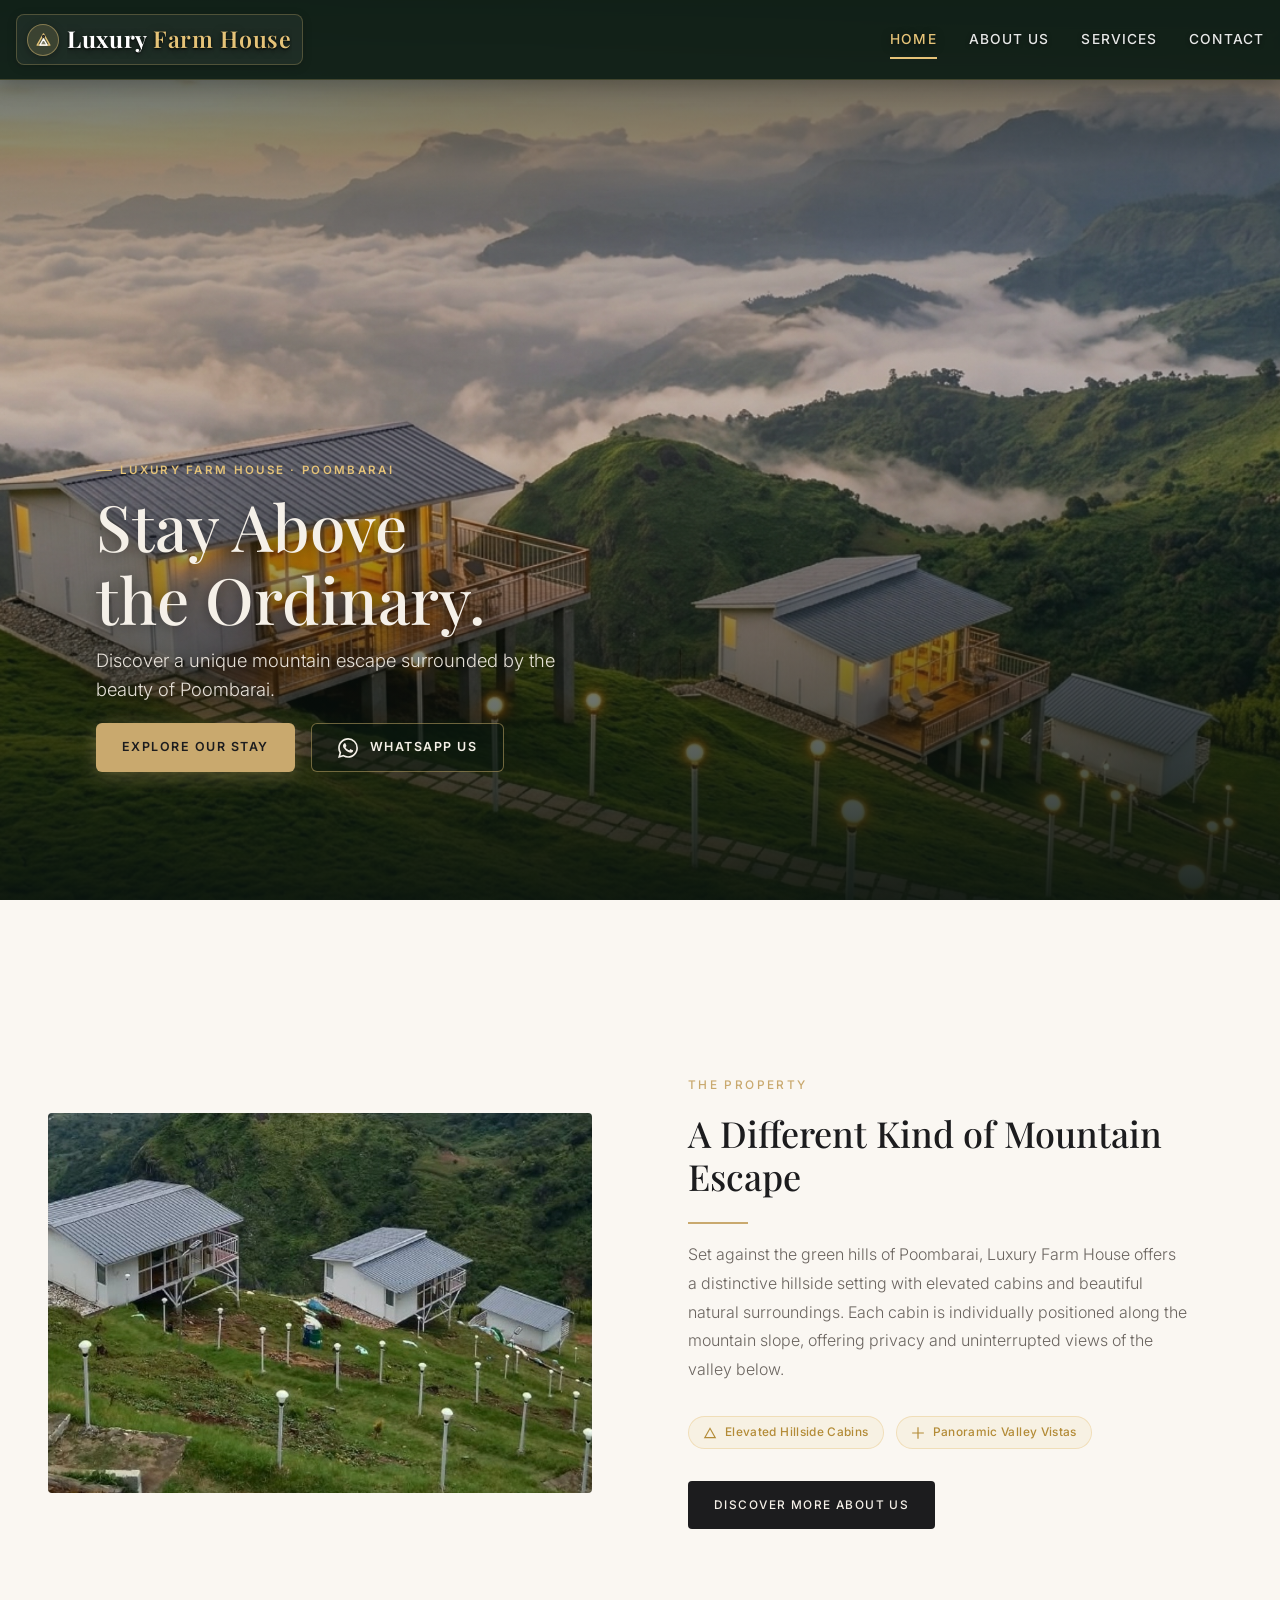
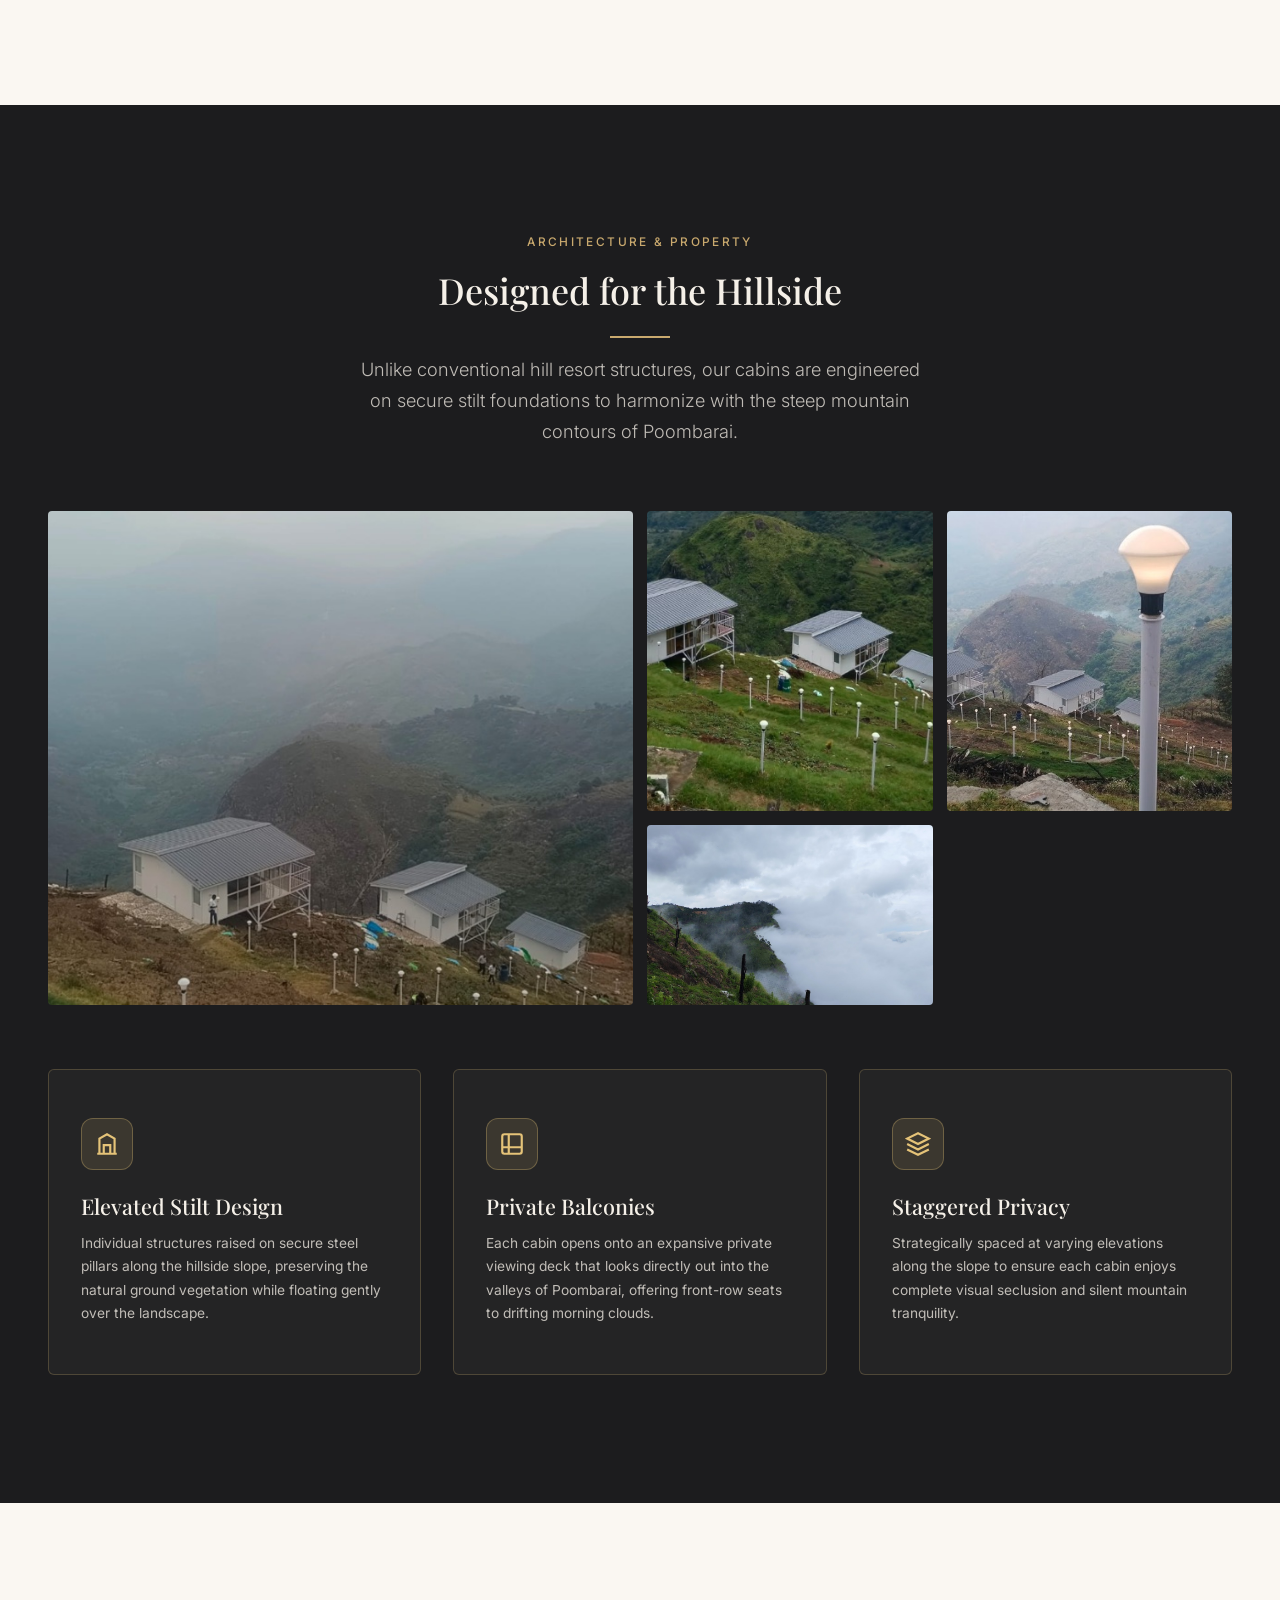
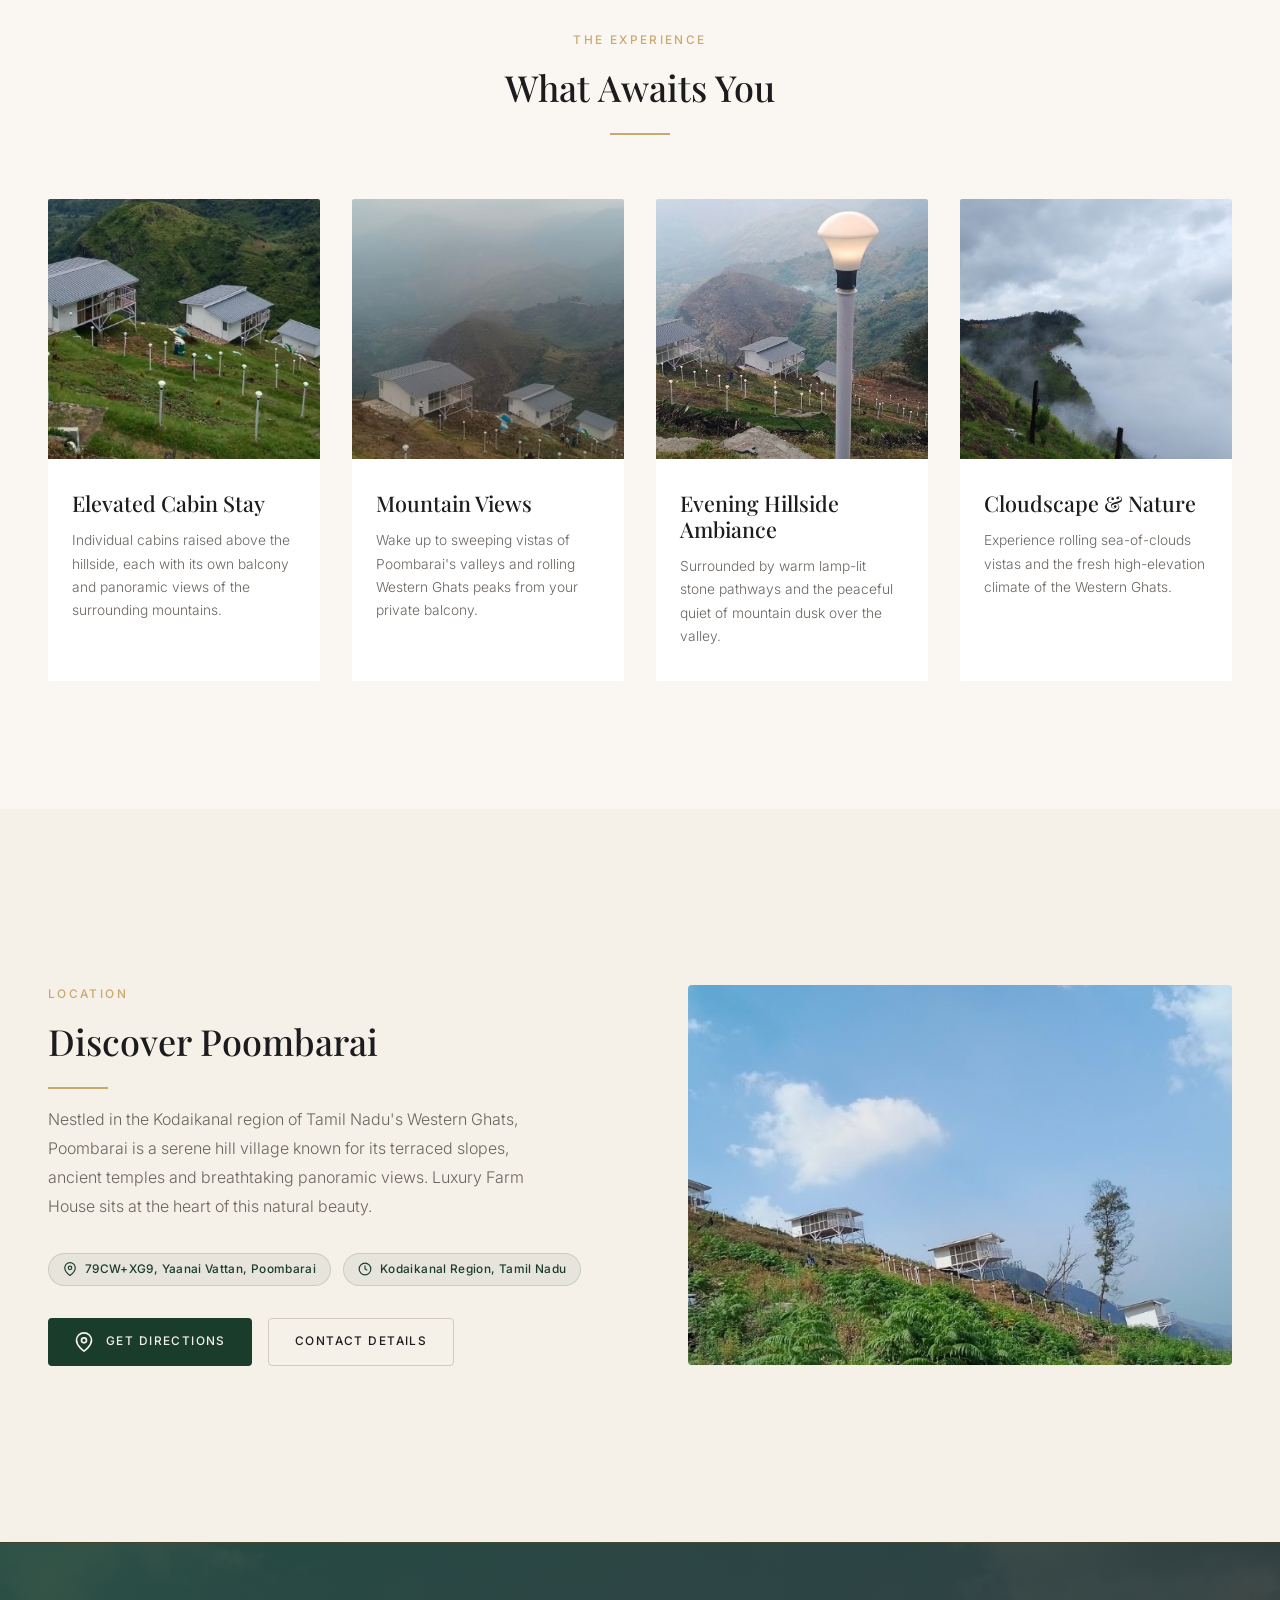
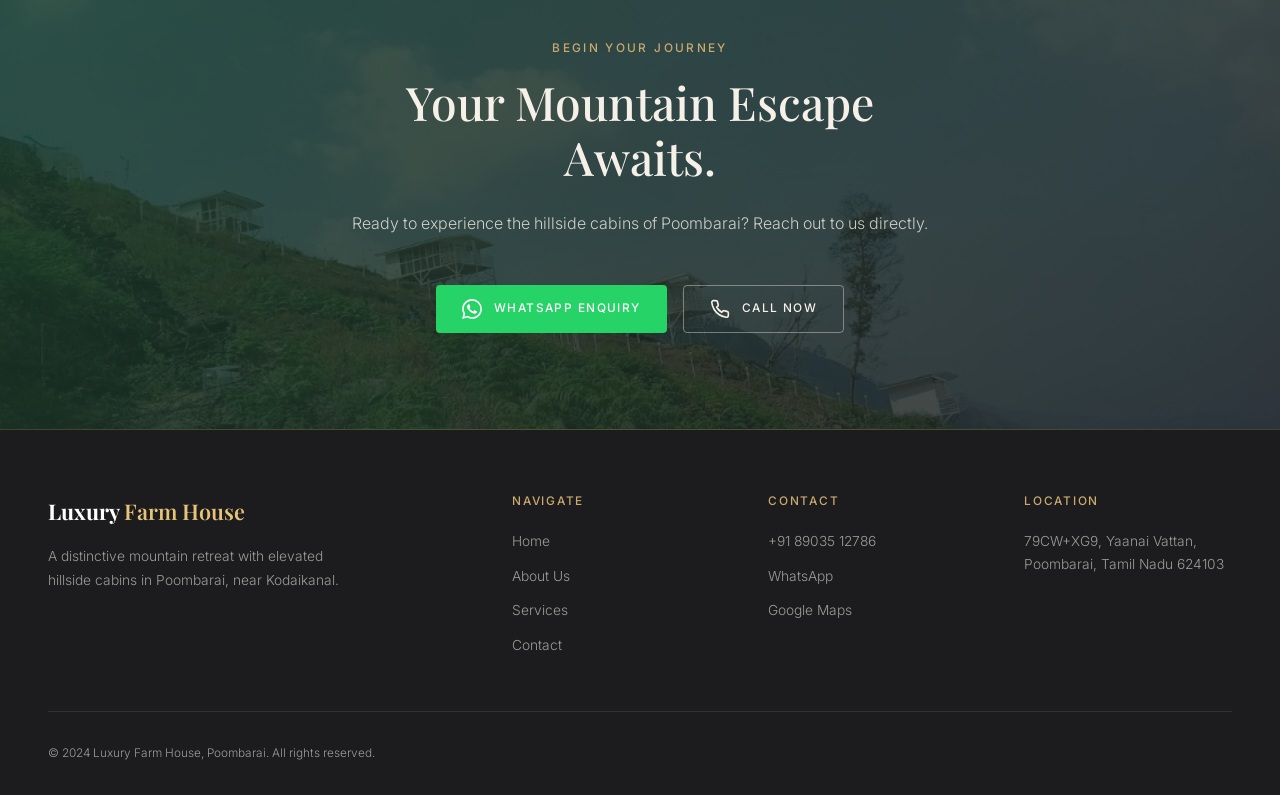
<file: index.html>
<!DOCTYPE html>
<html lang="en">
<head>
  <meta charset="UTF-8">
  <meta name="viewport" content="width=device-width, initial-scale=1.0">
  <title>Luxury Farm House — Elevated Mountain Cabins in Poombarai, Kodaikanal</title>
  <meta name="description" content="Experience a unique mountain escape at Luxury Farm House, Poombarai. Individual elevated cabins on a green hillside with panoramic valley views near Kodaikanal, Tamil Nadu.">
  <meta name="keywords" content="Luxury Farm House, Poombarai, Kodaikanal, mountain cabin, elevated cabin, hillside resort, Tamil Nadu, Western Ghats">
  <meta property="og:title" content="Luxury Farm House — Elevated Mountain Cabins in Poombarai">
  <meta property="og:description" content="Discover a distinctive mountain escape surrounded by the beauty of Poombarai. Elevated cabins with panoramic valley views.">
  <meta property="og:type" content="website">
  <link rel="stylesheet" href="styles.css">
  <link rel="icon" type="image/svg+xml" href="data:image/svg+xml,<svg xmlns='http://www.w3.org/2000/svg' viewBox='0 0 100 100'><text y='.9em' font-size='90'>🏔️</text></svg>">
</head>
<body>

  <!-- ========== HEADER ========== -->
  <header class="header" id="header">
    <a href="index.html" class="header__brand" aria-label="Luxury Farm House — Mountain Cabins in Poombarai">
      <span class="header__emblem" aria-hidden="true">
        <svg viewBox="0 0 24 24" fill="none" stroke="currentColor" stroke-width="1.8">
          <path d="M3 20L12 4L21 20H3Z" stroke="#E5C378" fill="rgba(229, 195, 120, 0.18)" stroke-linejoin="round"/>
          <path d="M12 11L7 20H17L12 11Z" stroke="#FFFFFF" fill="rgba(255, 255, 255, 0.22)" stroke-linejoin="round"/>
          <circle cx="12" cy="7.5" r="1.3" fill="#E5C378"/>
        </svg>
      </span>
      <span class="header__wordmark">Luxury <span>Farm House</span></span>
    </a>

    <nav class="nav__links" id="nav-desktop" aria-label="Main navigation">
      <a href="index.html" class="nav__link nav__link--active">Home</a>
      <a href="about.html" class="nav__link">About Us</a>
      <a href="services.html" class="nav__link">Services</a>
      <a href="contact.html" class="nav__link">Contact</a>
    </nav>

    <button class="hamburger" id="hamburger" aria-label="Toggle menu" aria-expanded="false">
      <span class="hamburger__line"></span>
      <span class="hamburger__line"></span>
      <span class="hamburger__line"></span>
    </button>
  </header>

  <!-- Mobile Nav -->
  <nav class="nav-mobile" id="nav-mobile" aria-label="Mobile navigation">
    <a href="index.html" class="nav-mobile__link nav-mobile__link--active">Home</a>
    <a href="about.html" class="nav-mobile__link">About Us</a>
    <a href="services.html" class="nav-mobile__link">Services</a>
    <a href="contact.html" class="nav-mobile__link">Contact</a>
    <div class="nav-mobile__contact">
      <a href="tel:+918903512786" class="btn btn--outline" style="font-size: 0.75rem; padding: 10px 20px;">
        <svg class="btn-icon" viewBox="0 0 24 24" fill="none" stroke="currentColor" stroke-width="2"><path d="M22 16.92v3a2 2 0 0 1-2.18 2 19.79 19.79 0 0 1-8.63-3.07 19.5 19.5 0 0 1-6-6 19.79 19.79 0 0 1-3.07-8.67A2 2 0 0 1 4.11 2h3a2 2 0 0 1 2 1.72 12.84 12.84 0 0 0 .7 2.81 2 2 0 0 1-.45 2.11L8.09 9.91a16 16 0 0 0 6 6l1.27-1.27a2 2 0 0 1 2.11-.45 12.84 12.84 0 0 0 2.81.7A2 2 0 0 1 22 16.92z"/></svg>
        Call
      </a>
      <a href="https://wa.me/918903512786?text=Hello%20Luxury%20Farm%20House%2C%20I%20would%20like%20to%20know%20more%20about%20your%20property%20and%20stay%20availability." class="btn btn--whatsapp" style="font-size: 0.75rem; padding: 10px 20px;" target="_blank" rel="noopener">
        <svg class="btn-icon" viewBox="0 0 24 24" fill="currentColor"><path d="M17.472 14.382c-.297-.149-1.758-.867-2.03-.967-.273-.099-.471-.148-.67.15-.197.297-.767.966-.94 1.164-.173.199-.347.223-.644.075-.297-.15-1.255-.463-2.39-1.475-.883-.788-1.48-1.761-1.653-2.059-.173-.297-.018-.458.13-.606.134-.133.298-.347.446-.52.149-.174.198-.298.298-.497.099-.198.05-.371-.025-.52-.075-.149-.669-1.612-.916-2.207-.242-.579-.487-.5-.669-.51-.173-.008-.371-.01-.57-.01-.198 0-.52.074-.792.372-.272.297-1.04 1.016-1.04 2.479 0 1.462 1.065 2.875 1.213 3.074.149.198 2.096 3.2 5.077 4.487.709.306 1.262.489 1.694.625.712.227 1.36.195 1.871.118.571-.085 1.758-.719 2.006-1.413.248-.694.248-1.289.173-1.413-.074-.124-.272-.198-.57-.347m-5.421 7.403h-.004a9.87 9.87 0 01-5.031-1.378l-.361-.214-3.741.982.998-3.648-.235-.374a9.86 9.86 0 01-1.51-5.26c.001-5.45 4.436-9.884 9.888-9.884 2.64 0 5.122 1.03 6.988 2.898a9.825 9.825 0 012.893 6.994c-.003 5.45-4.437 9.884-9.885 9.884m8.413-18.297A11.815 11.815 0 0012.05 0C5.495 0 .16 5.335.157 11.892c0 2.096.547 4.142 1.588 5.945L.057 24l6.305-1.654a11.882 11.882 0 005.683 1.448h.005c6.554 0 11.89-5.335 11.893-11.893a11.821 11.821 0 00-3.48-8.413z"/></svg>
        WhatsApp
      </a>
    </div>
  </nav>

  <!-- ========== HERO ========== -->
  <section class="hero" id="hero-home">
    <picture class="hero__picture">
      <source media="(max-width: 768px)" srcset="hero-mobile.jpg">
      <img src="hero-luxury-desktop.jpg" alt="Luxury Farm House elevated mountain cabins overlooking misty valley in Poombarai, Kodaikanal" class="hero__image" loading="eager">
    </picture>
    <div class="hero__overlay"></div>
    <div class="hero__content">
      <p class="hero__label">Luxury Farm House · Poombarai</p>
      <h1 class="hero__title">Stay Above<br class="hero__br-desktop"> the Ordinary.</h1>
      <p class="hero__subtitle">Discover a unique mountain escape surrounded by the beauty of Poombarai.</p>
      <div class="hero__actions">
        <a href="services.html" class="btn btn--primary" id="btn-explore-services">
          Explore Our Stay
        </a>
        <a href="https://wa.me/918903512786?text=Hello%20Luxury%20Farm%20House%2C%20I%20would%20like%20to%20know%20more%20about%20your%20property%20and%20stay%20availability." class="btn btn--outline" id="btn-hero-whatsapp" target="_blank" rel="noopener">
          <svg class="btn-icon" viewBox="0 0 24 24" fill="currentColor"><path d="M17.472 14.382c-.297-.149-1.758-.867-2.03-.967-.273-.099-.471-.148-.67.15-.197.297-.767.966-.94 1.164-.173.199-.347.223-.644.075-.297-.15-1.255-.463-2.39-1.475-.883-.788-1.48-1.761-1.653-2.059-.173-.297-.018-.458.13-.606.134-.133.298-.347.446-.52.149-.174.198-.298.298-.497.099-.198.05-.371-.025-.52-.075-.149-.669-1.612-.916-2.207-.242-.579-.487-.5-.669-.51-.173-.008-.371-.01-.57-.01-.198 0-.52.074-.792.372-.272.297-1.04 1.016-1.04 2.479 0 1.462 1.065 2.875 1.213 3.074.149.198 2.096 3.2 5.077 4.487.709.306 1.262.489 1.694.625.712.227 1.36.195 1.871.118.571-.085 1.758-.719 2.006-1.413.248-.694.248-1.289.173-1.413-.074-.124-.272-.198-.57-.347m-5.421 7.403h-.004a9.87 9.87 0 01-5.031-1.378l-.361-.214-3.741.982.998-3.648-.235-.374a9.86 9.86 0 01-1.51-5.26c.001-5.45 4.436-9.884 9.888-9.884 2.64 0 5.122 1.03 6.988 2.898a9.825 9.825 0 012.893 6.994c-.003 5.45-4.437 9.884-9.885 9.884m8.413-18.297A11.815 11.815 0 0012.05 0C5.495 0 .16 5.335.157 11.892c0 2.096.547 4.142 1.588 5.945L.057 24l6.305-1.654a11.882 11.882 0 005.683 1.448h.005c6.554 0 11.89-5.335 11.893-11.893a11.821 11.821 0 00-3.48-8.413z"/></svg>
          WhatsApp Us
        </a>
      </div>
    </div>
  </section>

  <!-- ========== PROPERTY INTRODUCTION — Split ========== -->
  <section class="section" id="property-intro">
    <div class="container">
      <div class="split reveal">
        <div class="split__image">
          <img src="cabins-green-hillside.jpg" alt="Elevated stilt cabins nestled along the green hillside at Luxury Farm House, Poombarai" loading="lazy">
        </div>
        <div class="split__content">
          <p class="label split__label">The Property</p>
          <h2 class="split__title">A Different Kind of Mountain Escape</h2>
          <div class="divider"></div>
          <p class="split__text">
            Set against the green hills of Poombarai, Luxury Farm House offers a distinctive hillside setting with elevated cabins and beautiful natural surroundings. Each cabin is individually positioned along the mountain slope, offering privacy and uninterrupted views of the valley below.
          </p>
          <div class="pill-group" style="justify-content: flex-start; margin-bottom: var(--space-xl);">
            <span class="pill pill--gold">
              <svg viewBox="0 0 24 24" fill="none" stroke="currentColor" stroke-width="2"><path d="M3 20L12 4L21 20H3Z"/></svg>
              Elevated Hillside Cabins
            </span>
            <span class="pill pill--gold">
              <svg viewBox="0 0 24 24" fill="none" stroke="currentColor" stroke-width="2"><path d="M12 2v20M2 12h20"/></svg>
              Panoramic Valley Vistas
            </span>
          </div>
          <a href="about.html" class="btn btn--dark" id="btn-learn-more">Discover More About Us</a>
        </div>
      </div>
    </div>
  </section>

  <!-- ========== ARCHITECTURE SHOWCASE & GALLERY ========== -->
  <section class="section section--dark" id="architecture">
    <div class="container">
      <div class="text-center reveal" style="margin-bottom: var(--space-3xl);">
        <p class="label" style="margin-bottom: var(--space-md);">Architecture & Property</p>
        <h2 class="heading-3">Designed for the Hillside</h2>
        <div class="divider divider--center" style="margin-top: var(--space-lg); margin-bottom: var(--space-md);"></div>
        <p class="subtitle mx-auto" style="color: rgba(245, 240, 232, 0.75); text-align: center;">
          Unlike conventional hill resort structures, our cabins are engineered on secure stilt foundations to harmonize with the steep mountain contours of Poombarai.
        </p>
      </div>

      <!-- Real Resort Gallery -->
      <div class="gallery reveal" style="margin-bottom: var(--space-3xl);">
        <div class="gallery__item">
          <img src="hero-misty-valley.jpg" alt="Panoramic view of hillside elevated cabins in misty mountain valley" loading="lazy">
        </div>
        <div class="gallery__item">
          <img src="cabins-green-hillside.jpg" alt="Elevated hillside cabins surrounded by lush green slopes and pathway lamps" loading="lazy">
        </div>
        <div class="gallery__item">
          <img src="original-cabins-lamps.jpg" alt="Illuminated stone pathways and hillside cabins at dusk" loading="lazy">
        </div>
        <div class="gallery__item">
          <img src="original-mountain-mist-clean.jpg" alt="Poombarai rolling cloud cover over Western Ghats peak" loading="lazy">
        </div>
      </div>

      <div class="arch-grid reveal">
        <div class="arch-card">
          <div class="arch-card__icon">
            <svg viewBox="0 0 24 24" fill="none" stroke="currentColor" stroke-width="2">
              <path d="M3 21h18M5 21V7l7-4 7 4v14M9 21v-8h6v8"/>
            </svg>
          </div>
          <h3 class="arch-card__title">Elevated Stilt Design</h3>
          <p class="arch-card__text">
            Individual structures raised on secure steel pillars along the hillside slope, preserving the natural ground vegetation while floating gently over the landscape.
          </p>
        </div>

        <div class="arch-card">
          <div class="arch-card__icon">
            <svg viewBox="0 0 24 24" fill="none" stroke="currentColor" stroke-width="2">
              <rect x="3" y="3" width="18" height="18" rx="2"/><path d="M3 15h18M9 3v18"/>
            </svg>
          </div>
          <h3 class="arch-card__title">Private Balconies</h3>
          <p class="arch-card__text">
            Each cabin opens onto an expansive private viewing deck that looks directly out into the valleys of Poombarai, offering front-row seats to drifting morning clouds.
          </p>
        </div>

        <div class="arch-card">
          <div class="arch-card__icon">
            <svg viewBox="0 0 24 24" fill="none" stroke="currentColor" stroke-width="2">
              <path d="M12 2L2 7l10 5 10-5-10-5zM2 17l10 5 10-5M2 12l10 5 10-5"/>
            </svg>
          </div>
          <h3 class="arch-card__title">Staggered Privacy</h3>
          <p class="arch-card__text">
            Strategically spaced at varying elevations along the slope to ensure each cabin enjoys complete visual seclusion and silent mountain tranquility.
          </p>
        </div>
      </div>
    </div>
  </section>

  <!-- ========== EXPERIENCE HIGHLIGHTS ========== -->
  <section class="section" id="experience">
    <div class="container">
      <div class="text-center reveal" style="margin-bottom: var(--space-3xl);">
        <p class="label" style="margin-bottom: var(--space-md);">The Experience</p>
        <h2 class="heading-3">What Awaits You</h2>
        <div class="divider divider--center" style="margin-top: var(--space-lg);"></div>
      </div>

      <div class="card-grid card-grid--4">
        <!-- Card 1 -->
        <div class="card reveal reveal-delay-1">
          <div class="card__image">
            <img src="cabins-green-hillside.jpg" alt="Elevated cabin stay on green hillside at Luxury Farm House" loading="lazy">
          </div>
          <div class="card__content">
            <h3 class="card__title">Elevated Cabin Stay</h3>
            <p class="card__text">Individual cabins raised above the hillside, each with its own balcony and panoramic views of the surrounding mountains.</p>
          </div>
        </div>

        <!-- Card 2 -->
        <div class="card reveal reveal-delay-2">
          <div class="card__image">
            <img src="hero-misty-valley.jpg" alt="Misty mountain valley views from Luxury Farm House" loading="lazy">
          </div>
          <div class="card__content">
            <h3 class="card__title">Mountain Views</h3>
            <p class="card__text">Wake up to sweeping vistas of Poombarai's valleys and rolling Western Ghats peaks from your private balcony.</p>
          </div>
        </div>

        <!-- Card 3 -->
        <div class="card reveal reveal-delay-3">
          <div class="card__image">
            <img src="original-cabins-lamps.jpg" alt="Evening atmosphere and path lights at Luxury Farm House" loading="lazy">
          </div>
          <div class="card__content">
            <h3 class="card__title">Evening Hillside Ambiance</h3>
            <p class="card__text">Surrounded by warm lamp-lit stone pathways and the peaceful quiet of mountain dusk over the valley.</p>
          </div>
        </div>

        <!-- Card 4 -->
        <div class="card reveal reveal-delay-4">
          <div class="card__image">
            <img src="original-mountain-mist-clean.jpg" alt="Poombarai rolling cloudscape" loading="lazy">
          </div>
          <div class="card__content">
            <h3 class="card__title">Cloudscape & Nature</h3>
            <p class="card__text">Experience rolling sea-of-clouds vistas and the fresh high-elevation climate of the Western Ghats.</p>
          </div>
        </div>
      </div>
    </div>
  </section>

  <!-- ========== LOCATION — DISCOVER POOMBARAI ========== -->
  <section class="section section--ivory" id="location">
    <div class="container">
      <div class="split split--reverse reveal">
        <div class="split__image">
          <img src="original-cabins-panoramic.jpg" alt="Hillside location of Luxury Farm House in Poombarai" loading="lazy">
        </div>
        <div class="split__content">
          <p class="label split__label">Location</p>
          <h2 class="split__title">Discover Poombarai</h2>
          <div class="divider"></div>
          <p class="split__text">
            Nestled in the Kodaikanal region of Tamil Nadu's Western Ghats, Poombarai is a serene hill village known for its terraced slopes, ancient temples and breathtaking panoramic views. Luxury Farm House sits at the heart of this natural beauty.
          </p>
          <div class="pill-group" style="justify-content: flex-start; margin-bottom: var(--space-xl);">
            <span class="pill">
              <svg viewBox="0 0 24 24" fill="none" stroke="currentColor" stroke-width="2"><path d="M21 10c0 7-9 13-9 13s-9-6-9-13a9 9 0 0 1 18 0z"/><circle cx="12" cy="10" r="3"/></svg>
              79CW+XG9, Yaanai Vattan, Poombarai
            </span>
            <span class="pill">
              <svg viewBox="0 0 24 24" fill="none" stroke="currentColor" stroke-width="2"><circle cx="12" cy="12" r="10"/><polyline points="12 6 12 12 16 14"/></svg>
              Kodaikanal Region, Tamil Nadu
            </span>
          </div>
          <div style="display: flex; flex-wrap: wrap; gap: var(--space-md);">
            <a href="https://www.google.com/maps/place/Luxury+Farm+House/@10.1993,77.4814,17z/" class="btn btn--green" id="btn-get-directions" target="_blank" rel="noopener">
              <svg class="btn-icon" viewBox="0 0 24 24" fill="none" stroke="currentColor" stroke-width="2"><path d="M21 10c0 7-9 13-9 13s-9-6-9-13a9 9 0 0 1 18 0z"/><circle cx="12" cy="10" r="3"/></svg>
              Get Directions
            </a>
            <a href="contact.html" class="btn btn--ghost" id="btn-location-contact">
              Contact Details
            </a>
          </div>
        </div>
      </div>
    </div>
  </section>

  <!-- ========== FINAL CTA ========== -->
  <section class="cta" id="cta-home">
    <img src="original-cabins-panoramic.jpg" alt="Luxury Farm House hillside cabins" class="cta__image" loading="lazy">
    <div class="cta__overlay"></div>
    <div class="cta__content reveal">
      <p class="label" style="margin-bottom: var(--space-md); color: var(--champagne);">Begin Your Journey</p>
      <h2 class="cta__title">Your Mountain Escape Awaits.</h2>
      <p class="cta__text">Ready to experience the hillside cabins of Poombarai? Reach out to us directly.</p>
      <div class="cta__actions">
        <a href="https://wa.me/918903512786?text=Hello%20Luxury%20Farm%20House%2C%20I%20would%20like%20to%20know%20more%20about%20your%20property%20and%20stay%20availability." class="btn btn--whatsapp" id="btn-cta-whatsapp" target="_blank" rel="noopener">
          <svg class="btn-icon" viewBox="0 0 24 24" fill="currentColor"><path d="M17.472 14.382c-.297-.149-1.758-.867-2.03-.967-.273-.099-.471-.148-.67.15-.197.297-.767.966-.94 1.164-.173.199-.347.223-.644.075-.297-.15-1.255-.463-2.39-1.475-.883-.788-1.48-1.761-1.653-2.059-.173-.297-.018-.458.13-.606.134-.133.298-.347.446-.52.149-.174.198-.298.298-.497.099-.198.05-.371-.025-.52-.075-.149-.669-1.612-.916-2.207-.242-.579-.487-.5-.669-.51-.173-.008-.371-.01-.57-.01-.198 0-.52.074-.792.372-.272.297-1.04 1.016-1.04 2.479 0 1.462 1.065 2.875 1.213 3.074.149.198 2.096 3.2 5.077 4.487.709.306 1.262.489 1.694.625.712.227 1.36.195 1.871.118.571-.085 1.758-.719 2.006-1.413.248-.694.248-1.289.173-1.413-.074-.124-.272-.198-.57-.347m-5.421 7.403h-.004a9.87 9.87 0 01-5.031-1.378l-.361-.214-3.741.982.998-3.648-.235-.374a9.86 9.86 0 01-1.51-5.26c.001-5.45 4.436-9.884 9.888-9.884 2.64 0 5.122 1.03 6.988 2.898a9.825 9.825 0 012.893 6.994c-.003 5.45-4.437 9.884-9.885 9.884m8.413-18.297A11.815 11.815 0 0012.05 0C5.495 0 .16 5.335.157 11.892c0 2.096.547 4.142 1.588 5.945L.057 24l6.305-1.654a11.882 11.882 0 005.683 1.448h.005c6.554 0 11.89-5.335 11.893-11.893a11.821 11.821 0 00-3.48-8.413z"/></svg>
          WhatsApp Enquiry
        </a>
        <a href="tel:+918903512786" class="btn btn--outline" id="btn-cta-call">
          <svg class="btn-icon" viewBox="0 0 24 24" fill="none" stroke="currentColor" stroke-width="2"><path d="M22 16.92v3a2 2 0 0 1-2.18 2 19.79 19.79 0 0 1-8.63-3.07 19.5 19.5 0 0 1-6-6 19.79 19.79 0 0 1-3.07-8.67A2 2 0 0 1 4.11 2h3a2 2 0 0 1 2 1.72 12.84 12.84 0 0 0 .7 2.81 2 2 0 0 1-.45 2.11L8.09 9.91a16 16 0 0 0 6 6l1.27-1.27a2 2 0 0 1 2.11-.45 12.84 12.84 0 0 0 2.81.7A2 2 0 0 1 22 16.92z"/></svg>
          Call Now
        </a>
      </div>
    </div>
  </section>

  <!-- ========== FOOTER ========== -->
  <footer class="footer" id="footer">
    <div class="container">
      <div class="footer__top">
        <div>
          <div class="footer__brand">Luxury <span>Farm House</span></div>
          <p class="footer__tagline">A distinctive mountain retreat with elevated hillside cabins in Poombarai, near Kodaikanal.</p>
        </div>
        <div>
          <h4 class="footer__heading">Navigate</h4>
          <a href="index.html" class="footer__link">Home</a>
          <a href="about.html" class="footer__link">About Us</a>
          <a href="services.html" class="footer__link">Services</a>
          <a href="contact.html" class="footer__link">Contact</a>
        </div>
        <div>
          <h4 class="footer__heading">Contact</h4>
          <a href="tel:+918903512786" class="footer__link">+91 89035 12786</a>
          <a href="https://wa.me/918903512786" class="footer__link" target="_blank" rel="noopener">WhatsApp</a>
          <a href="https://www.google.com/maps/place/Luxury+Farm+House/@10.1993,77.4814,17z/" class="footer__link" target="_blank" rel="noopener">Google Maps</a>
        </div>
        <div>
          <h4 class="footer__heading">Location</h4>
          <p class="footer__link" style="cursor: default;">79CW+XG9, Yaanai Vattan,<br>Poombarai, Tamil Nadu 624103</p>
        </div>
      </div>
      <div class="footer__bottom">
        <p class="footer__copyright">&copy; 2024 Luxury Farm House, Poombarai. All rights reserved.</p>
      </div>
    </div>
  </footer>

  <!-- ========== FLOATING BUTTONS ========== -->
  <div class="floating-buttons" id="floating-buttons">
    <a href="tel:+918903512786" class="floating-btn floating-btn--call" aria-label="Call Luxury Farm House" id="floating-call">
      <svg viewBox="0 0 24 24" fill="none" stroke="currentColor" stroke-width="2"><path d="M22 16.92v3a2 2 0 0 1-2.18 2 19.79 19.79 0 0 1-8.63-3.07 19.5 19.5 0 0 1-6-6 19.79 19.79 0 0 1-3.07-8.67A2 2 0 0 1 4.11 2h3a2 2 0 0 1 2 1.72 12.84 12.84 0 0 0 .7 2.81 2 2 0 0 1-.45 2.11L8.09 9.91a16 16 0 0 0 6 6l1.27-1.27a2 2 0 0 1 2.11-.45 12.84 12.84 0 0 0 2.81.7A2 2 0 0 1 22 16.92z"/></svg>
    </a>
    <a href="https://wa.me/918903512786?text=Hello%20Luxury%20Farm%20House%2C%20I%20would%20like%20to%20know%20more%20about%20your%20property%20and%20stay%20availability." class="floating-btn floating-btn--whatsapp" aria-label="WhatsApp Luxury Farm House" id="floating-whatsapp" target="_blank" rel="noopener">
      <svg viewBox="0 0 24 24" fill="currentColor"><path d="M17.472 14.382c-.297-.149-1.758-.867-2.03-.967-.273-.099-.471-.148-.67.15-.197.297-.767.966-.94 1.164-.173.199-.347.223-.644.075-.297-.15-1.255-.463-2.39-1.475-.883-.788-1.48-1.761-1.653-2.059-.173-.297-.018-.458.13-.606.134-.133.298-.347.446-.52.149-.174.198-.298.298-.497.099-.198.05-.371-.025-.52-.075-.149-.669-1.612-.916-2.207-.242-.579-.487-.5-.669-.51-.173-.008-.371-.01-.57-.01-.198 0-.52.074-.792.372-.272.297-1.04 1.016-1.04 2.479 0 1.462 1.065 2.875 1.213 3.074.149.198 2.096 3.2 5.077 4.487.709.306 1.262.489 1.694.625.712.227 1.36.195 1.871.118.571-.085 1.758-.719 2.006-1.413.248-.694.248-1.289.173-1.413-.074-.124-.272-.198-.57-.347m-5.421 7.403h-.004a9.87 9.87 0 01-5.031-1.378l-.361-.214-3.741.982.998-3.648-.235-.374a9.86 9.86 0 01-1.51-5.26c.001-5.45 4.436-9.884 9.888-9.884 2.64 0 5.122 1.03 6.988 2.898a9.825 9.825 0 012.893 6.994c-.003 5.45-4.437 9.884-9.885 9.884m8.413-18.297A11.815 11.815 0 0012.05 0C5.495 0 .16 5.335.157 11.892c0 2.096.547 4.142 1.588 5.945L.057 24l6.305-1.654a11.882 11.882 0 005.683 1.448h.005c6.554 0 11.89-5.335 11.893-11.893a11.821 11.821 0 00-3.48-8.413z"/></svg>
    </a>
  </div>

  <script src="main.js"></script>
</body>
</html>
</file>
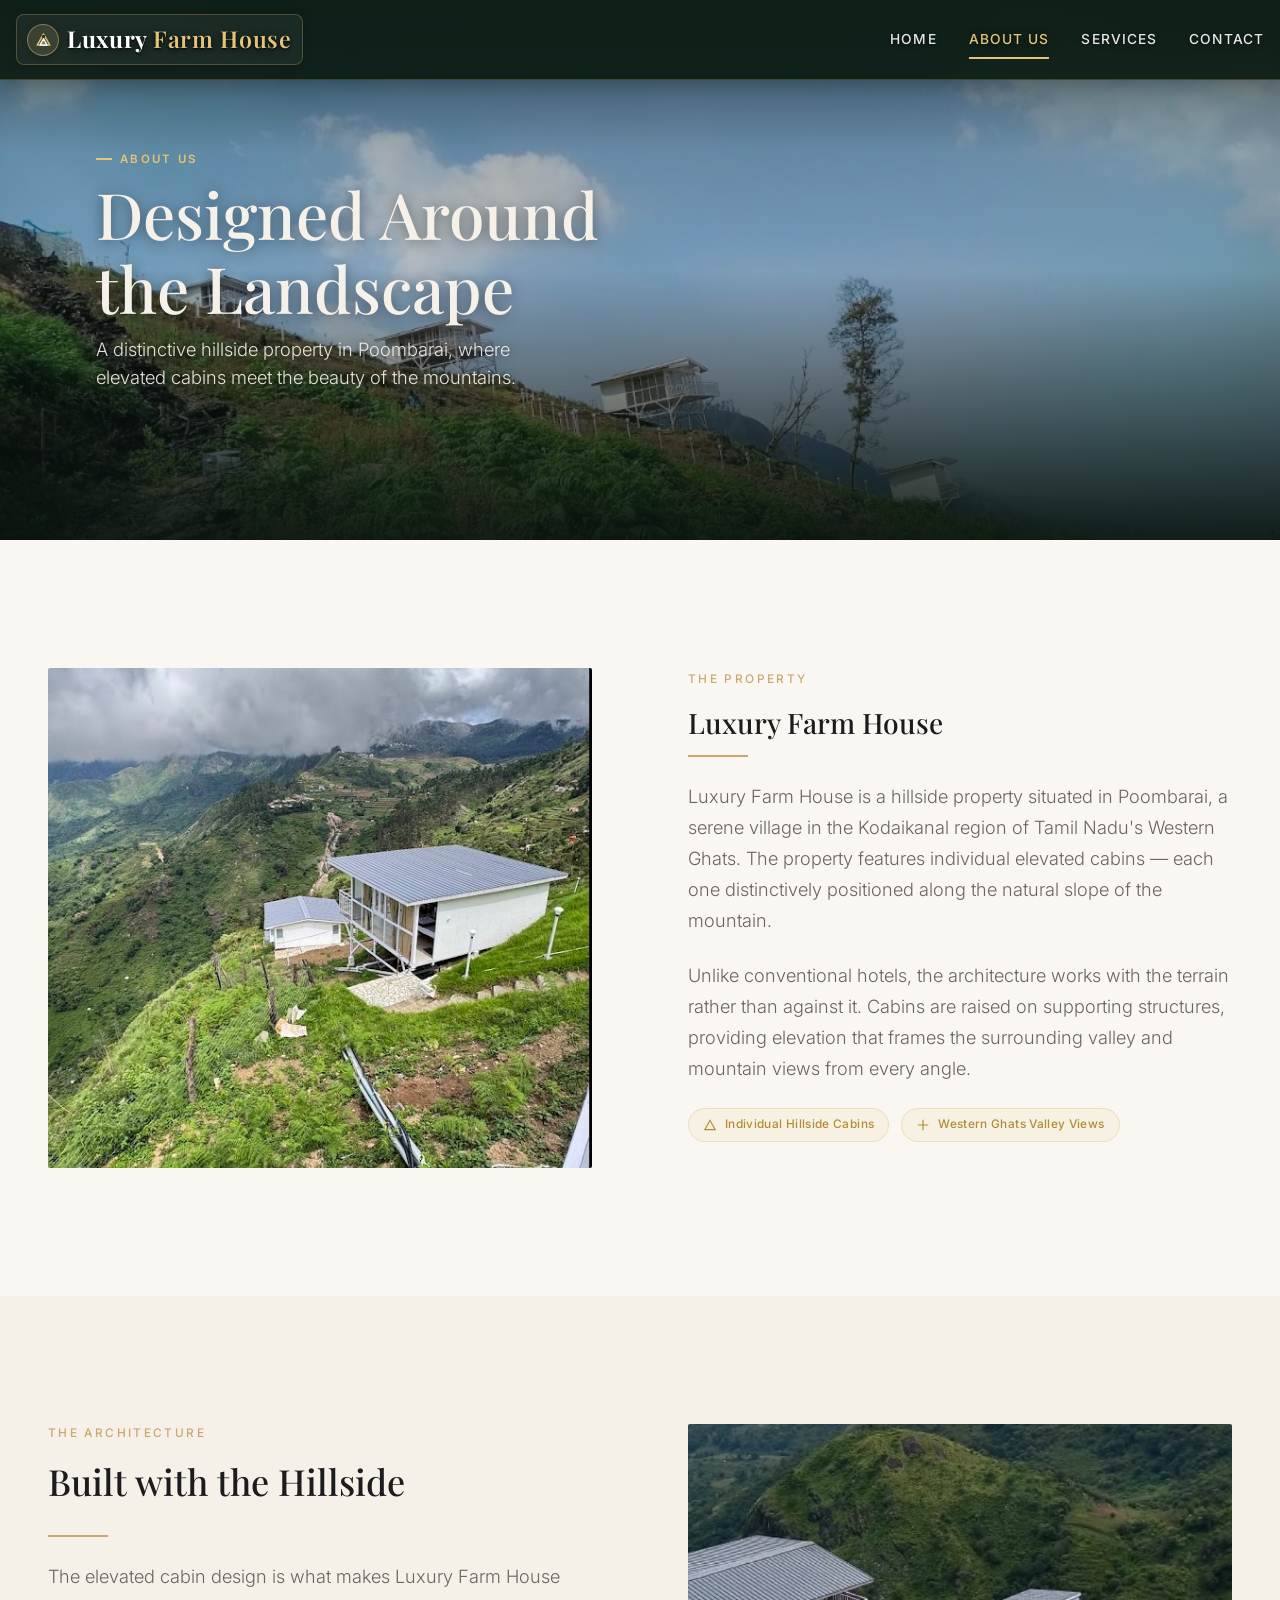
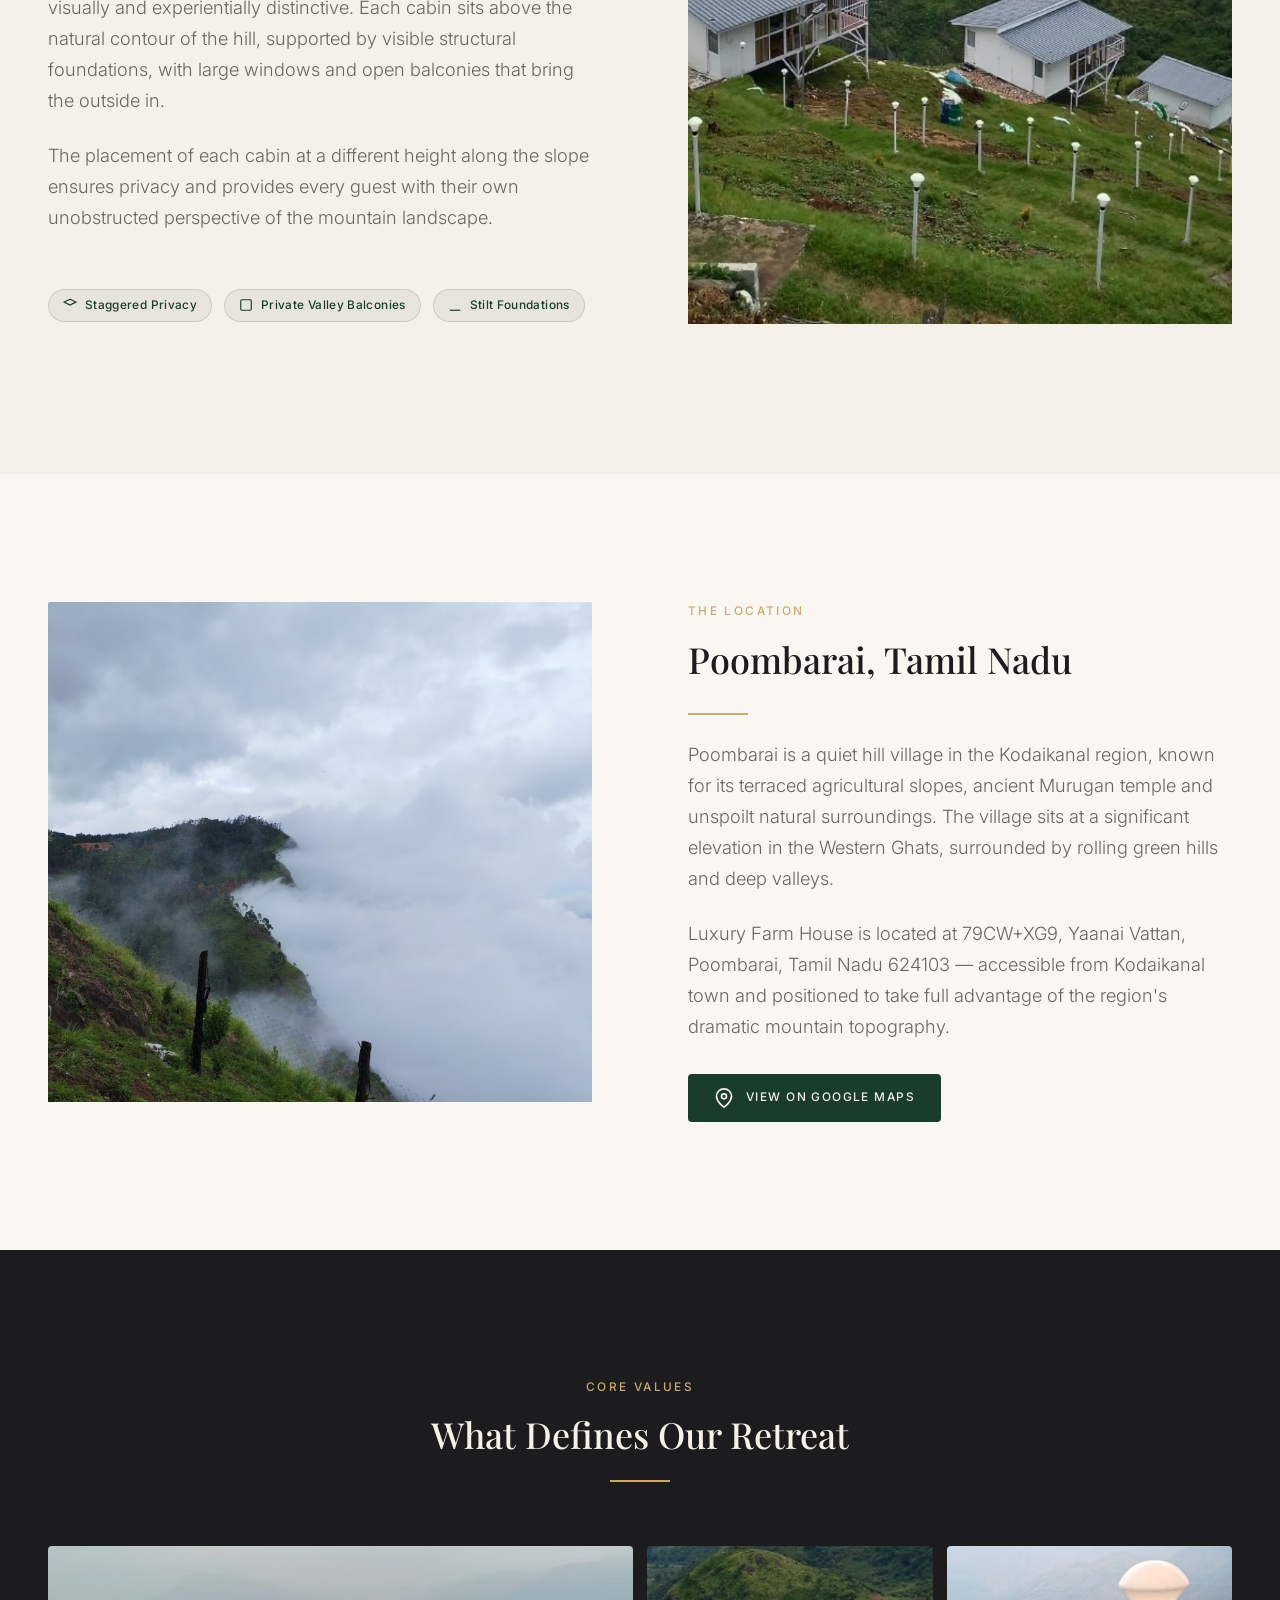
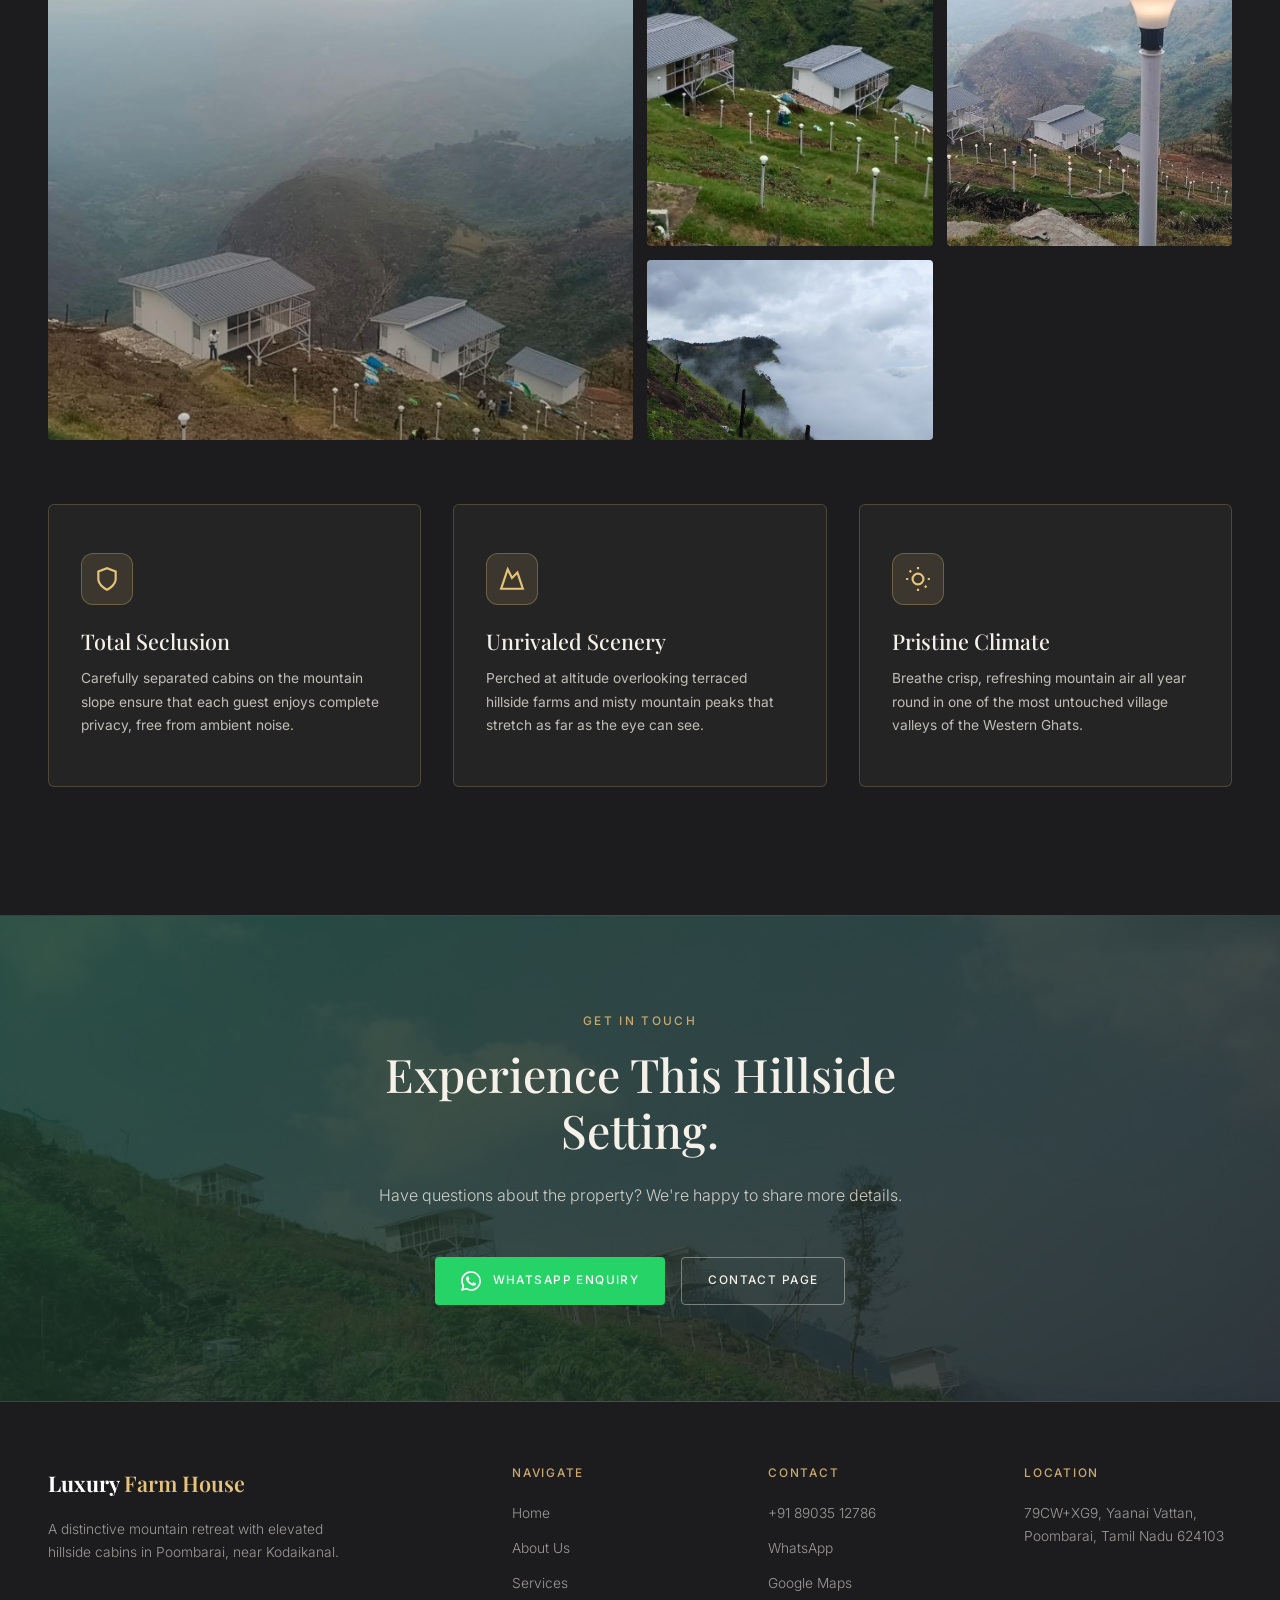
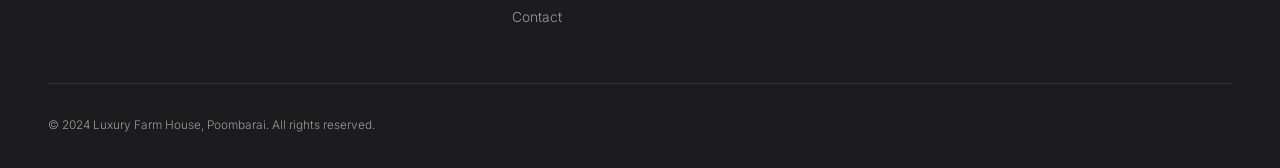
<file: about.html>
<!DOCTYPE html>
<html lang="en">
<head>
  <meta charset="UTF-8">
  <meta name="viewport" content="width=device-width, initial-scale=1.0">
  <title>About Us — Luxury Farm House | Elevated Mountain Cabins, Poombarai</title>
  <meta name="description" content="Learn about Luxury Farm House in Poombarai — a distinctive hillside property featuring elevated cabin architecture with panoramic mountain views near Kodaikanal, Tamil Nadu.">
  <meta property="og:title" content="About Luxury Farm House — Hillside Cabin Architecture in Poombarai">
  <meta property="og:description" content="A distinctive hillside property in Poombarai, where elevated cabins meet the beauty of the mountains.">
  <meta property="og:type" content="website">
  <link rel="stylesheet" href="styles.css">
  <link rel="icon" type="image/svg+xml" href="data:image/svg+xml,<svg xmlns='http://www.w3.org/2000/svg' viewBox='0 0 100 100'><text y='.9em' font-size='90'>🏔️</text></svg>">
</head>
<body>

  <!-- ========== HEADER ========== -->
  <header class="header" id="header">
    <a href="index.html" class="header__brand" aria-label="Luxury Farm House — Mountain Cabins in Poombarai">
      <span class="header__emblem" aria-hidden="true">
        <svg viewBox="0 0 24 24" fill="none" stroke="currentColor" stroke-width="1.8">
          <path d="M3 20L12 4L21 20H3Z" stroke="#E5C378" fill="rgba(229, 195, 120, 0.18)" stroke-linejoin="round"/>
          <path d="M12 11L7 20H17L12 11Z" stroke="#FFFFFF" fill="rgba(255, 255, 255, 0.22)" stroke-linejoin="round"/>
          <circle cx="12" cy="7.5" r="1.3" fill="#E5C378"/>
        </svg>
      </span>
      <span class="header__wordmark">Luxury <span>Farm House</span></span>
    </a>
    <nav class="nav__links" id="nav-desktop" aria-label="Main navigation">
      <a href="index.html" class="nav__link">Home</a>
      <a href="about.html" class="nav__link nav__link--active">About Us</a>
      <a href="services.html" class="nav__link">Services</a>
      <a href="contact.html" class="nav__link">Contact</a>
    </nav>
    <button class="hamburger" id="hamburger" aria-label="Toggle menu" aria-expanded="false">
      <span class="hamburger__line"></span>
      <span class="hamburger__line"></span>
      <span class="hamburger__line"></span>
    </button>
  </header>

  <!-- Mobile Nav -->
  <nav class="nav-mobile" id="nav-mobile" aria-label="Mobile navigation">
    <a href="index.html" class="nav-mobile__link">Home</a>
    <a href="about.html" class="nav-mobile__link nav-mobile__link--active">About Us</a>
    <a href="services.html" class="nav-mobile__link">Services</a>
    <a href="contact.html" class="nav-mobile__link">Contact</a>
    <div class="nav-mobile__contact">
      <a href="tel:+918903512786" class="btn btn--outline" style="font-size: 0.75rem; padding: 10px 20px;">
        <svg class="btn-icon" viewBox="0 0 24 24" fill="none" stroke="currentColor" stroke-width="2"><path d="M22 16.92v3a2 2 0 0 1-2.18 2 19.79 19.79 0 0 1-8.63-3.07 19.5 19.5 0 0 1-6-6 19.79 19.79 0 0 1-3.07-8.67A2 2 0 0 1 4.11 2h3a2 2 0 0 1 2 1.72 12.84 12.84 0 0 0 .7 2.81 2 2 0 0 1-.45 2.11L8.09 9.91a16 16 0 0 0 6 6l1.27-1.27a2 2 0 0 1 2.11-.45 12.84 12.84 0 0 0 2.81.7A2 2 0 0 1 22 16.92z"/></svg>
        Call
      </a>
      <a href="https://wa.me/918903512786?text=Hello%20Luxury%20Farm%20House%2C%20I%20would%20like%20to%20know%20more%20about%20your%20property%20and%20stay%20availability." class="btn btn--whatsapp" style="font-size: 0.75rem; padding: 10px 20px;" target="_blank" rel="noopener">
        <svg class="btn-icon" viewBox="0 0 24 24" fill="currentColor"><path d="M17.472 14.382c-.297-.149-1.758-.867-2.03-.967-.273-.099-.471-.148-.67.15-.197.297-.767.966-.94 1.164-.173.199-.347.223-.644.075-.297-.15-1.255-.463-2.39-1.475-.883-.788-1.48-1.761-1.653-2.059-.173-.297-.018-.458.13-.606.134-.133.298-.347.446-.52.149-.174.198-.298.298-.497.099-.198.05-.371-.025-.52-.075-.149-.669-1.612-.916-2.207-.242-.579-.487-.5-.669-.51-.173-.008-.371-.01-.57-.01-.198 0-.52.074-.792.372-.272.297-1.04 1.016-1.04 2.479 0 1.462 1.065 2.875 1.213 3.074.149.198 2.096 3.2 5.077 4.487.709.306 1.262.489 1.694.625.712.227 1.36.195 1.871.118.571-.085 1.758-.719 2.006-1.413.248-.694.248-1.289.173-1.413-.074-.124-.272-.198-.57-.347m-5.421 7.403h-.004a9.87 9.87 0 01-5.031-1.378l-.361-.214-3.741.982.998-3.648-.235-.374a9.86 9.86 0 01-1.51-5.26c.001-5.45 4.436-9.884 9.888-9.884 2.64 0 5.122 1.03 6.988 2.898a9.825 9.825 0 012.893 6.994c-.003 5.45-4.437 9.884-9.885 9.884m8.413-18.297A11.815 11.815 0 0012.05 0C5.495 0 .16 5.335.157 11.892c0 2.096.547 4.142 1.588 5.945L.057 24l6.305-1.654a11.882 11.882 0 005.683 1.448h.005c6.554 0 11.89-5.335 11.893-11.893a11.821 11.821 0 00-3.48-8.413z"/></svg>
        WhatsApp
      </a>
    </div>
  </nav>

  <!-- ========== HERO ========== -->
  <section class="hero hero--medium" id="hero-about">
    <img src="original-cabins-panoramic.jpg" alt="Elevated cabins along the hillside at Luxury Farm House, Poombarai" class="hero__image" loading="eager">
    <div class="hero__overlay"></div>
    <div class="hero__content">
      <p class="hero__label">About Us</p>
      <h1 class="hero__title">Designed Around<br class="hero__br-desktop"> the Landscape</h1>
      <p class="hero__subtitle">A distinctive hillside property in Poombarai, where elevated cabins meet the beauty of the mountains.</p>
    </div>
  </section>

  <!-- ========== ABOUT STORY — Section 1 ========== -->
  <section class="section" id="about-story">
    <div class="container">
      <div class="about-story reveal">
        <div class="about-story__image">
          <img src="original-cabins-valley.jpg" alt="Elevated stilt cabin architecture overlooking the Poombarai valley" loading="lazy">
        </div>
        <div class="about-story__content">
          <p class="label" style="margin-bottom: var(--space-md);">The Property</p>
          <h2 class="heading-4">Luxury Farm House</h2>
          <div class="divider" style="margin-bottom: var(--space-lg);"></div>
          <p class="subtitle" style="margin-bottom: var(--space-lg);">
            Luxury Farm House is a hillside property situated in Poombarai, a serene village in the Kodaikanal region of Tamil Nadu's Western Ghats. The property features individual elevated cabins — each one distinctively positioned along the natural slope of the mountain.
          </p>
          <p class="subtitle">
            Unlike conventional hotels, the architecture works with the terrain rather than against it. Cabins are raised on supporting structures, providing elevation that frames the surrounding valley and mountain views from every angle.
          </p>
          <div class="pill-group" style="justify-content: flex-start; margin-top: var(--space-lg);">
            <span class="pill pill--gold">
              <svg viewBox="0 0 24 24" fill="none" stroke="currentColor" stroke-width="2"><path d="M3 20L12 4L21 20H3Z"/></svg>
              Individual Hillside Cabins
            </span>
            <span class="pill pill--gold">
              <svg viewBox="0 0 24 24" fill="none" stroke="currentColor" stroke-width="2"><path d="M12 3v18M3 12h18"/></svg>
              Western Ghats Valley Views
            </span>
          </div>
        </div>
      </div>
    </div>
  </section>

  <!-- ========== ABOUT — Architecture & Setting ========== -->
  <section class="section section--ivory" id="about-architecture">
    <div class="container">
      <div class="about-story reveal">
        <div class="about-story__content">
          <p class="label" style="margin-bottom: var(--space-md);">The Architecture</p>
          <h2 class="heading-3" style="margin-bottom: var(--space-md);">Built with the Hillside</h2>
          <div class="divider" style="margin-bottom: var(--space-lg);"></div>
          <p class="subtitle" style="margin-bottom: var(--space-lg);">
            The elevated cabin design is what makes Luxury Farm House visually and experientially distinctive. Each cabin sits above the natural contour of the hill, supported by visible structural foundations, with large windows and open balconies that bring the outside in.
          </p>
          <p class="subtitle" style="margin-bottom: var(--space-xl);">
            The placement of each cabin at a different height along the slope ensures privacy and provides every guest with their own unobstructed perspective of the mountain landscape.
          </p>
          <div class="pill-group" style="justify-content: flex-start;">
            <span class="pill">
              <svg viewBox="0 0 24 24" fill="none" stroke="currentColor" stroke-width="2"><path d="M12 2L2 7l10 5 10-5-10-5z"/></svg>
              Staggered Privacy
            </span>
            <span class="pill">
              <svg viewBox="0 0 24 24" fill="none" stroke="currentColor" stroke-width="2"><rect x="3" y="3" width="18" height="18" rx="2"/></svg>
              Private Valley Balconies
            </span>
            <span class="pill">
              <svg viewBox="0 0 24 24" fill="none" stroke="currentColor" stroke-width="2"><path d="M3 21h18"/></svg>
              Stilt Foundations
            </span>
          </div>
        </div>
        <div class="about-story__image">
          <img src="cabins-green-hillside.jpg" alt="Elevated cabins and foundations along the green hillside at Luxury Farm House" loading="lazy">
        </div>
      </div>
    </div>
  </section>

  <!-- ========== ABOUT — Location ========== -->
  <section class="section" id="about-location">
    <div class="container">
      <div class="about-story reveal">
        <div class="about-story__image">
          <img src="original-mountain-mist-clean.jpg" alt="Atmospheric mountain mist over the Poombarai valley" loading="lazy">
        </div>
        <div class="about-story__content">
          <p class="label" style="margin-bottom: var(--space-md);">The Location</p>
          <h2 class="heading-3" style="margin-bottom: var(--space-md);">Poombarai, Tamil Nadu</h2>
          <div class="divider" style="margin-bottom: var(--space-lg);"></div>
          <p class="subtitle" style="margin-bottom: var(--space-lg);">
            Poombarai is a quiet hill village in the Kodaikanal region, known for its terraced agricultural slopes, ancient Murugan temple and unspoilt natural surroundings. The village sits at a significant elevation in the Western Ghats, surrounded by rolling green hills and deep valleys.
          </p>
          <p class="subtitle" style="margin-bottom: var(--space-xl);">
            Luxury Farm House is located at 79CW+XG9, Yaanai Vattan, Poombarai, Tamil Nadu 624103 — accessible from Kodaikanal town and positioned to take full advantage of the region's dramatic mountain topography.
          </p>
          <div>
            <a href="https://www.google.com/maps/place/Luxury+Farm+House/@10.1993,77.4814,17z/" class="btn btn--green" id="btn-about-map" target="_blank" rel="noopener">
              <svg class="btn-icon" viewBox="0 0 24 24" fill="none" stroke="currentColor" stroke-width="2"><path d="M21 10c0 7-9 13-9 13s-9-6-9-13a9 9 0 0 1 18 0z"/><circle cx="12" cy="10" r="3"/></svg>
              View on Google Maps
            </a>
          </div>
        </div>
      </div>
    </div>
  </section>

  <!-- ========== PROPERTY HIGHLIGHTS & GALLERY ========== -->
  <section class="section section--dark" id="about-highlights">
    <div class="container">
      <div class="text-center reveal" style="margin-bottom: var(--space-3xl);">
        <p class="label" style="margin-bottom: var(--space-md);">Core Values</p>
        <h2 class="heading-3">What Defines Our Retreat</h2>
        <div class="divider divider--center" style="margin-top: var(--space-lg); margin-bottom: var(--space-2xl);"></div>
      </div>

      <!-- Real Resort Gallery -->
      <div class="gallery reveal" style="margin-bottom: var(--space-3xl);">
        <div class="gallery__item">
          <img src="hero-misty-valley.jpg" alt="Atmospheric misty mountain valley view of Luxury Farm House" loading="lazy">
        </div>
        <div class="gallery__item">
          <img src="cabins-green-hillside.jpg" alt="Lush hillside stilt cabins and illuminated pathway lamps" loading="lazy">
        </div>
        <div class="gallery__item">
          <img src="original-cabins-lamps.jpg" alt="Illuminated stone path and evening hillside view" loading="lazy">
        </div>
        <div class="gallery__item">
          <img src="original-mountain-mist-clean.jpg" alt="Atmospheric mountain mist rolling over Poombarai" loading="lazy">
        </div>
      </div>

      <div class="arch-grid reveal">
        <div class="arch-card">
          <div class="arch-card__icon">
            <svg viewBox="0 0 24 24" fill="none" stroke="currentColor" stroke-width="2"><path d="M12 22s8-4 8-10V5l-8-3-8 3v7c0 6 8 10 8 10z"/></svg>
          </div>
          <h3 class="arch-card__title">Total Seclusion</h3>
          <p class="arch-card__text">
            Carefully separated cabins on the mountain slope ensure that each guest enjoys complete privacy, free from ambient noise.
          </p>
        </div>

        <div class="arch-card">
          <div class="arch-card__icon">
            <svg viewBox="0 0 24 24" fill="none" stroke="currentColor" stroke-width="2"><path d="M8 3l4 8 5-5 5 15H2L8 3z"/></svg>
          </div>
          <h3 class="arch-card__title">Unrivaled Scenery</h3>
          <p class="arch-card__text">
            Perched at altitude overlooking terraced hillside farms and misty mountain peaks that stretch as far as the eye can see.
          </p>
        </div>

        <div class="arch-card">
          <div class="arch-card__icon">
            <svg viewBox="0 0 24 24" fill="none" stroke="currentColor" stroke-width="2"><circle cx="12" cy="12" r="5"/><path d="M12 1v2M12 21v2M4.22 4.22l1.42 1.42M18.36 18.36l1.42 1.42M1 12h2M21 12h2"/></svg>
          </div>
          <h3 class="arch-card__title">Pristine Climate</h3>
          <p class="arch-card__text">
            Breathe crisp, refreshing mountain air all year round in one of the most untouched village valleys of the Western Ghats.
          </p>
        </div>
      </div>
    </div>
  </section>

  <!-- ========== CTA ========== -->
  <section class="cta" id="cta-about">
    <img src="original-cabins-panoramic.jpg" alt="Luxury Farm House hillside cabins" class="cta__image" loading="lazy">
    <div class="cta__overlay"></div>
    <div class="cta__content reveal">
      <p class="label" style="margin-bottom: var(--space-md); color: var(--champagne);">Get in Touch</p>
      <h2 class="cta__title">Experience This Hillside Setting.</h2>
      <p class="cta__text">Have questions about the property? We're happy to share more details.</p>
      <div class="cta__actions">
        <a href="https://wa.me/918903512786?text=Hello%20Luxury%20Farm%20House%2C%20I%20would%20like%20to%20know%20more%20about%20your%20property%20and%20stay%20availability." class="btn btn--whatsapp" id="btn-about-whatsapp" target="_blank" rel="noopener">
          <svg class="btn-icon" viewBox="0 0 24 24" fill="currentColor"><path d="M17.472 14.382c-.297-.149-1.758-.867-2.03-.967-.273-.099-.471-.148-.67.15-.197.297-.767.966-.94 1.164-.173.199-.347.223-.644.075-.297-.15-1.255-.463-2.39-1.475-.883-.788-1.48-1.761-1.653-2.059-.173-.297-.018-.458.13-.606.134-.133.298-.347.446-.52.149-.174.198-.298.298-.497.099-.198.05-.371-.025-.52-.075-.149-.669-1.612-.916-2.207-.242-.579-.487-.5-.669-.51-.173-.008-.371-.01-.57-.01-.198 0-.52.074-.792.372-.272.297-1.04 1.016-1.04 2.479 0 1.462 1.065 2.875 1.213 3.074.149.198 2.096 3.2 5.077 4.487.709.306 1.262.489 1.694.625.712.227 1.36.195 1.871.118.571-.085 1.758-.719 2.006-1.413.248-.694.248-1.289.173-1.413-.074-.124-.272-.198-.57-.347m-5.421 7.403h-.004a9.87 9.87 0 01-5.031-1.378l-.361-.214-3.741.982.998-3.648-.235-.374a9.86 9.86 0 01-1.51-5.26c.001-5.45 4.436-9.884 9.888-9.884 2.64 0 5.122 1.03 6.988 2.898a9.825 9.825 0 012.893 6.994c-.003 5.45-4.437 9.884-9.885 9.884m8.413-18.297A11.815 11.815 0 0012.05 0C5.495 0 .16 5.335.157 11.892c0 2.096.547 4.142 1.588 5.945L.057 24l6.305-1.654a11.882 11.882 0 005.683 1.448h.005c6.554 0 11.89-5.335 11.893-11.893a11.821 11.821 0 00-3.48-8.413z"/></svg>
          WhatsApp Enquiry
        </a>
        <a href="contact.html" class="btn btn--outline" id="btn-about-contact">
          Contact Page
        </a>
      </div>
    </div>
  </section>

  <!-- ========== FOOTER ========== -->
  <footer class="footer" id="footer">
    <div class="container">
      <div class="footer__top">
        <div>
          <div class="footer__brand">Luxury <span>Farm House</span></div>
          <p class="footer__tagline">A distinctive mountain retreat with elevated hillside cabins in Poombarai, near Kodaikanal.</p>
        </div>
        <div>
          <h4 class="footer__heading">Navigate</h4>
          <a href="index.html" class="footer__link">Home</a>
          <a href="about.html" class="footer__link">About Us</a>
          <a href="services.html" class="footer__link">Services</a>
          <a href="contact.html" class="footer__link">Contact</a>
        </div>
        <div>
          <h4 class="footer__heading">Contact</h4>
          <a href="tel:+918903512786" class="footer__link">+91 89035 12786</a>
          <a href="https://wa.me/918903512786" class="footer__link" target="_blank" rel="noopener">WhatsApp</a>
          <a href="https://www.google.com/maps/place/Luxury+Farm+House/@10.1993,77.4814,17z/" class="footer__link" target="_blank" rel="noopener">Google Maps</a>
        </div>
        <div>
          <h4 class="footer__heading">Location</h4>
          <p class="footer__link" style="cursor: default;">79CW+XG9, Yaanai Vattan,<br>Poombarai, Tamil Nadu 624103</p>
        </div>
      </div>
      <div class="footer__bottom">
        <p class="footer__copyright">&copy; 2024 Luxury Farm House, Poombarai. All rights reserved.</p>
      </div>
    </div>
  </footer>

  <!-- ========== FLOATING BUTTONS ========== -->
  <div class="floating-buttons" id="floating-buttons">
    <a href="tel:+918903512786" class="floating-btn floating-btn--call" aria-label="Call Luxury Farm House" id="floating-call">
      <svg viewBox="0 0 24 24" fill="none" stroke="currentColor" stroke-width="2"><path d="M22 16.92v3a2 2 0 0 1-2.18 2 19.79 19.79 0 0 1-8.63-3.07 19.5 19.5 0 0 1-6-6 19.79 19.79 0 0 1-3.07-8.67A2 2 0 0 1 4.11 2h3a2 2 0 0 1 2 1.72 12.84 12.84 0 0 0 .7 2.81 2 2 0 0 1-.45 2.11L8.09 9.91a16 16 0 0 0 6 6l1.27-1.27a2 2 0 0 1 2.11-.45 12.84 12.84 0 0 0 2.81.7A2 2 0 0 1 22 16.92z"/></svg>
    </a>
    <a href="https://wa.me/918903512786?text=Hello%20Luxury%20Farm%20House%2C%20I%20would%20like%20to%20know%20more%20about%20your%20property%20and%20stay%20availability." class="floating-btn floating-btn--whatsapp" aria-label="WhatsApp Luxury Farm House" id="floating-whatsapp" target="_blank" rel="noopener">
      <svg viewBox="0 0 24 24" fill="currentColor"><path d="M17.472 14.382c-.297-.149-1.758-.867-2.03-.967-.273-.099-.471-.148-.67.15-.197.297-.767.966-.94 1.164-.173.199-.347.223-.644.075-.297-.15-1.255-.463-2.39-1.475-.883-.788-1.48-1.761-1.653-2.059-.173-.297-.018-.458.13-.606.134-.133.298-.347.446-.52.149-.174.198-.298.298-.497.099-.198.05-.371-.025-.52-.075-.149-.669-1.612-.916-2.207-.242-.579-.487-.5-.669-.51-.173-.008-.371-.01-.57-.01-.198 0-.52.074-.792.372-.272.297-1.04 1.016-1.04 2.479 0 1.462 1.065 2.875 1.213 3.074.149.198 2.096 3.2 5.077 4.487.709.306 1.262.489 1.694.625.712.227 1.36.195 1.871.118.571-.085 1.758-.719 2.006-1.413.248-.694.248-1.289.173-1.413-.074-.124-.272-.198-.57-.347m-5.421 7.403h-.004a9.87 9.87 0 01-5.031-1.378l-.361-.214-3.741.982.998-3.648-.235-.374a9.86 9.86 0 01-1.51-5.26c.001-5.45 4.436-9.884 9.888-9.884 2.64 0 5.122 1.03 6.988 2.898a9.825 9.825 0 012.893 6.994c-.003 5.45-4.437 9.884-9.885 9.884m8.413-18.297A11.815 11.815 0 0012.05 0C5.495 0 .16 5.335.157 11.892c0 2.096.547 4.142 1.588 5.945L.057 24l6.305-1.654a11.882 11.882 0 005.683 1.448h.005c6.554 0 11.89-5.335 11.893-11.893a11.821 11.821 0 00-3.48-8.413z"/></svg>
    </a>
  </div>

  <script src="main.js"></script>
</body>
</html>
</file>
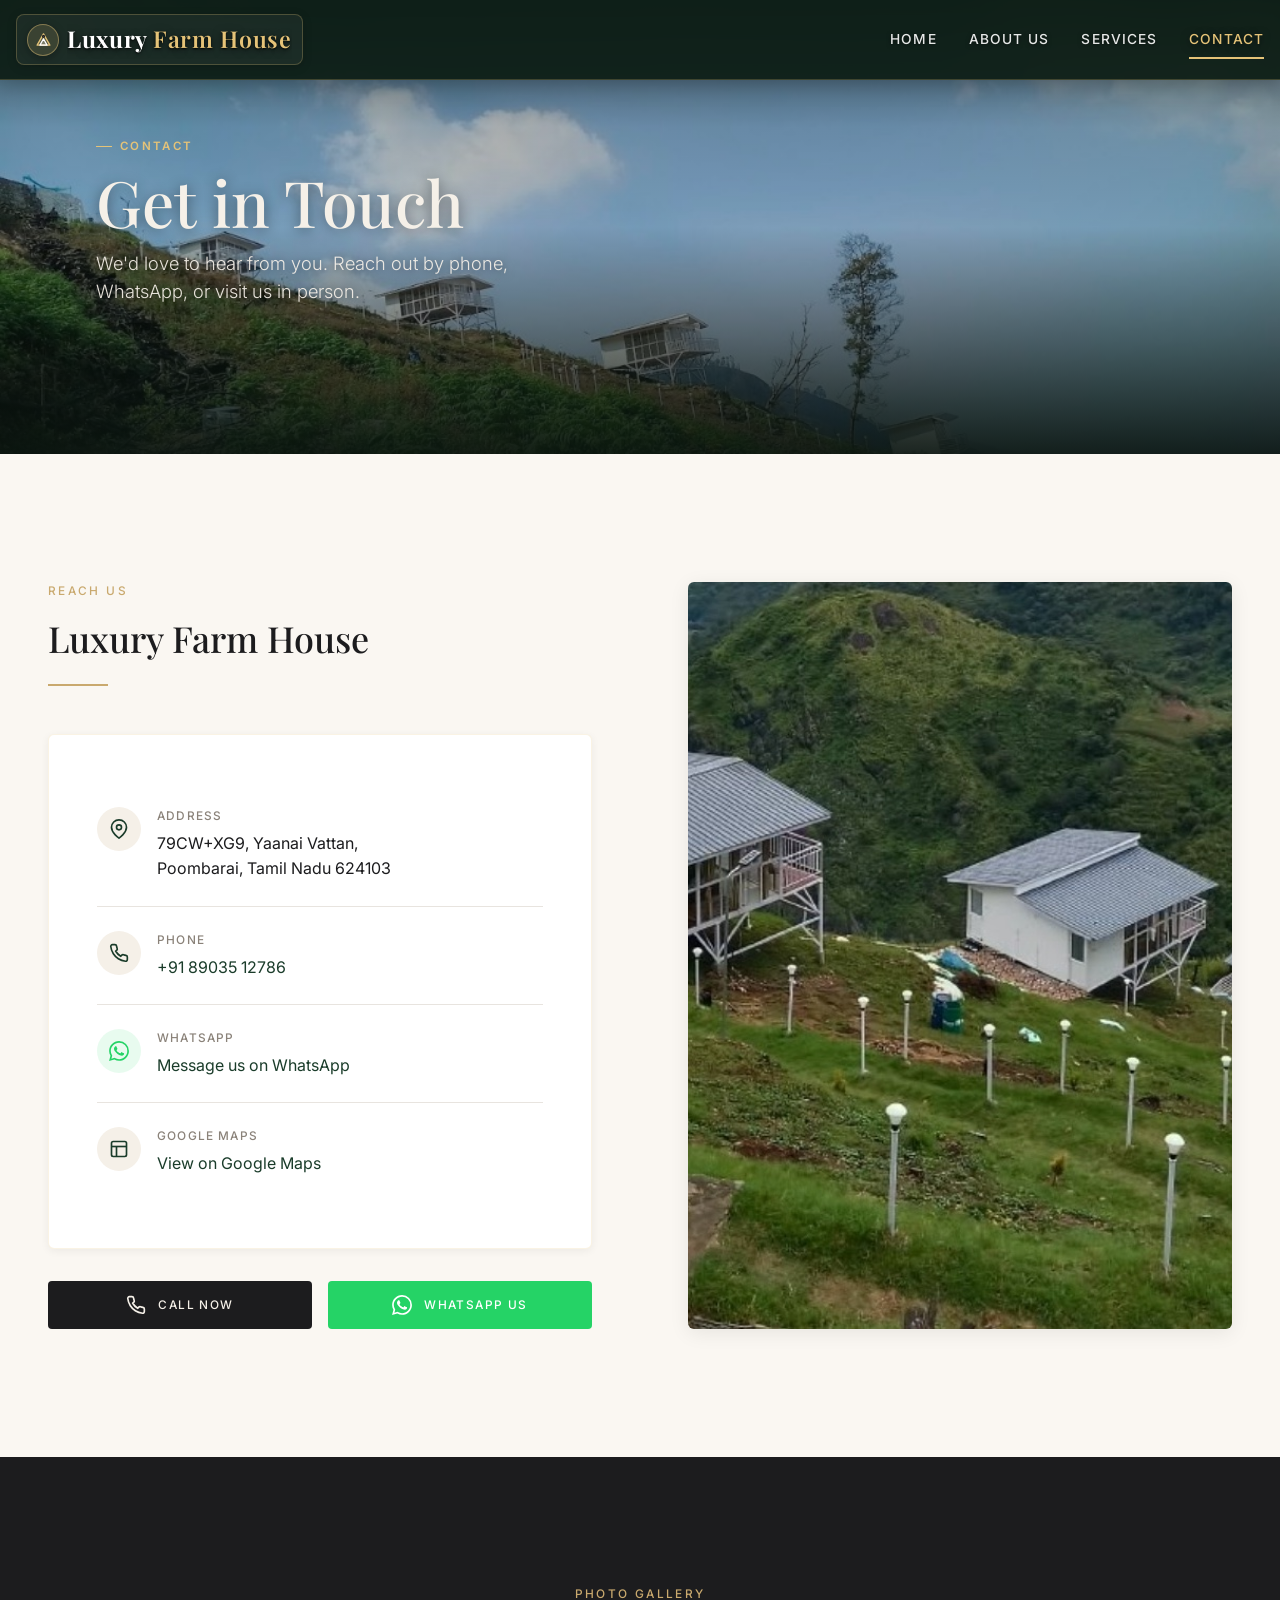
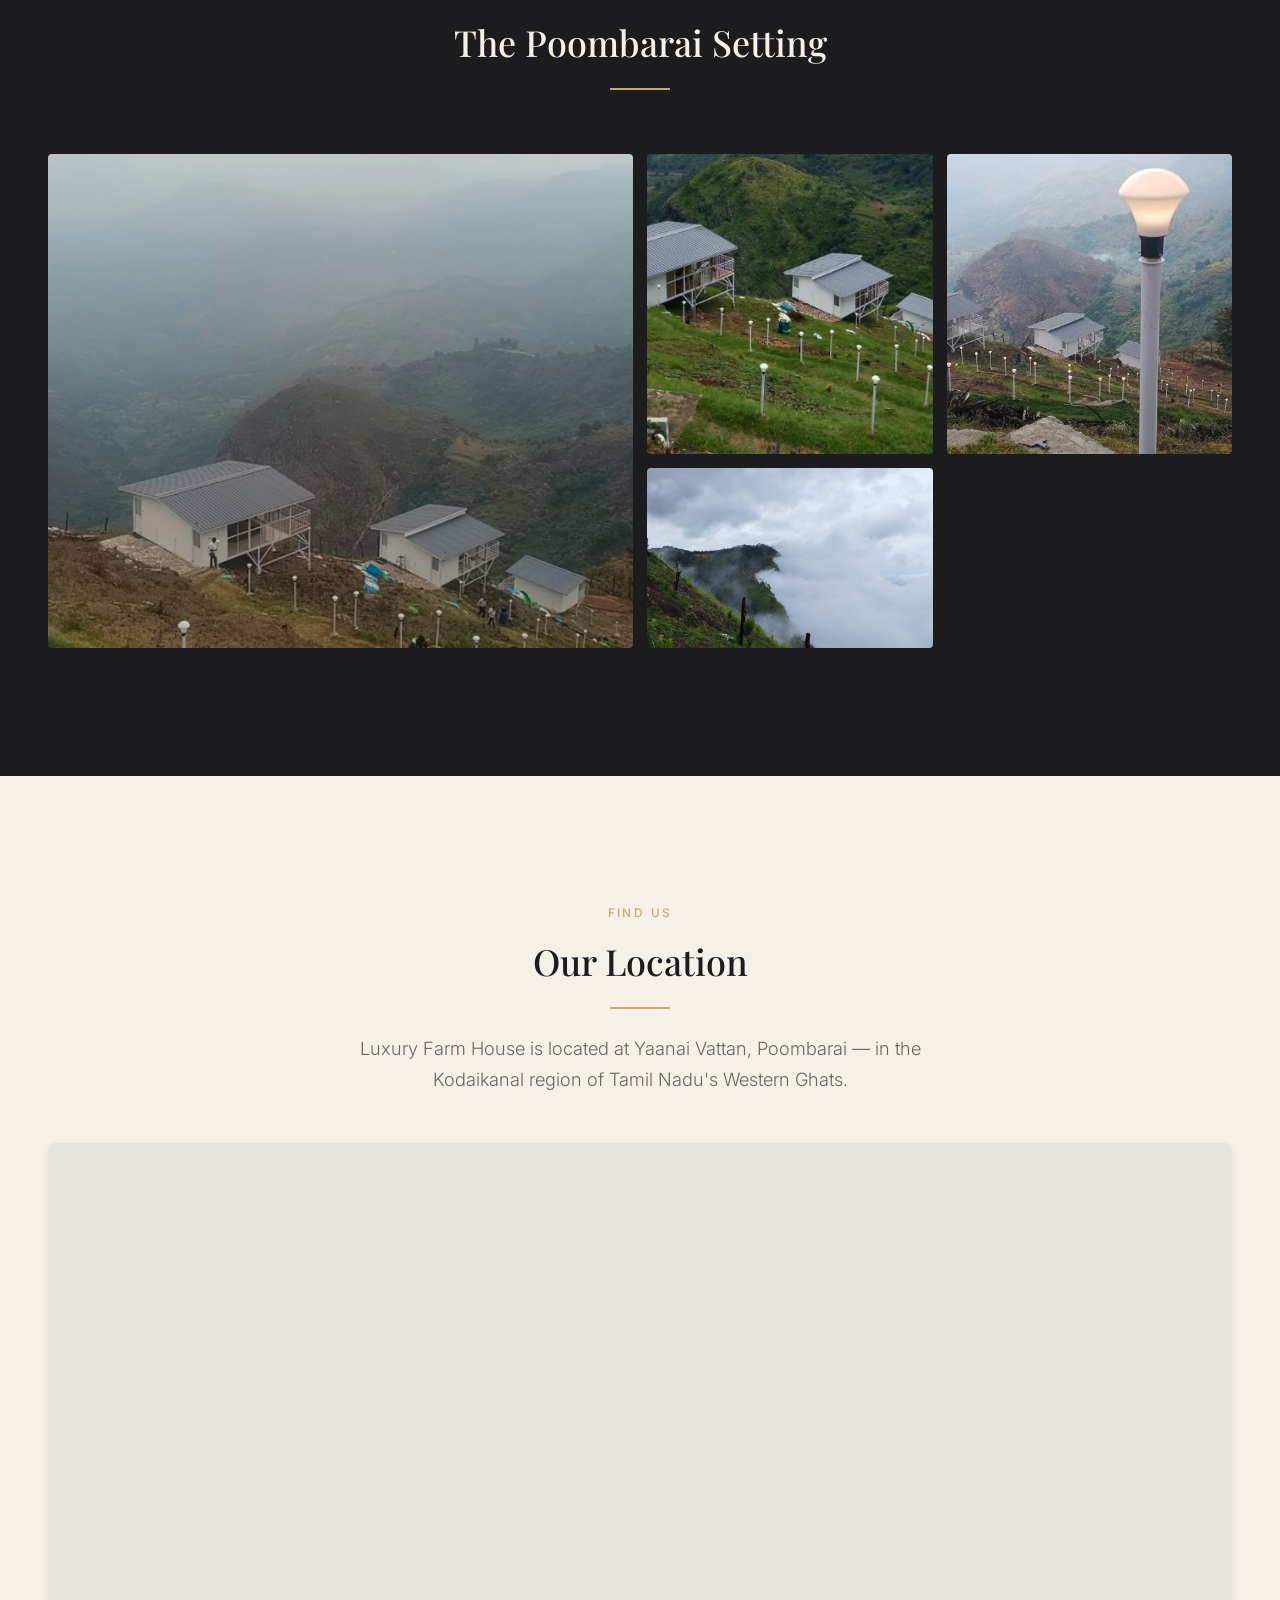
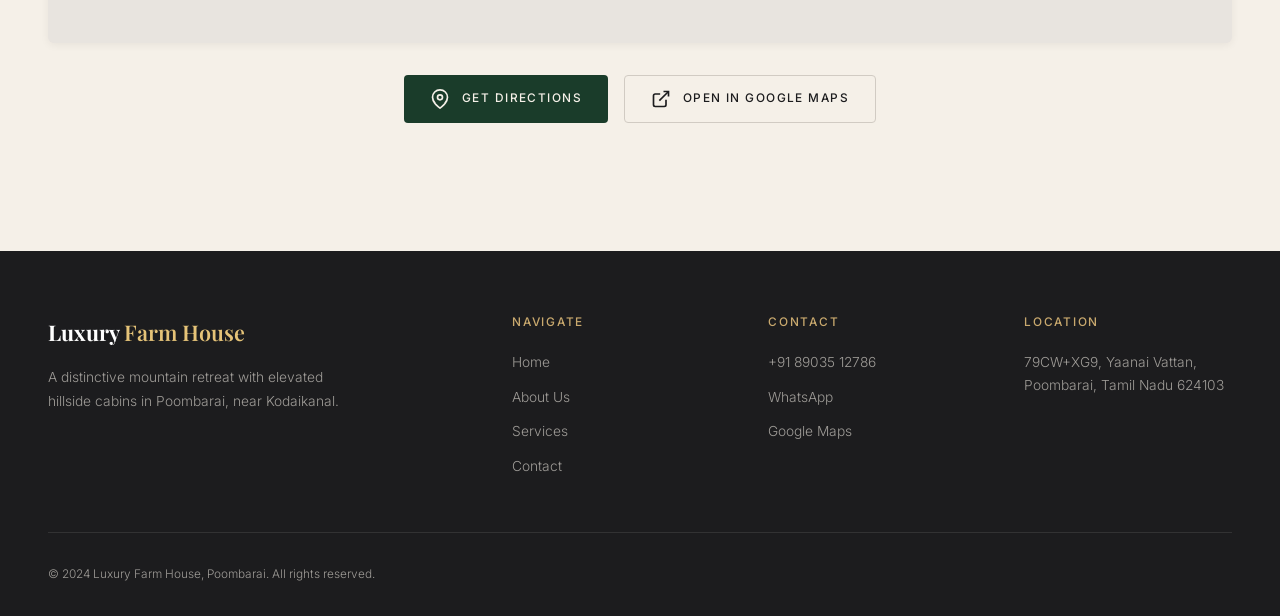
<file: contact.html>
<!DOCTYPE html>
<html lang="en">
<head>
  <meta charset="UTF-8">
  <meta name="viewport" content="width=device-width, initial-scale=1.0">
  <title>Contact — Luxury Farm House | Poombarai, Kodaikanal, Tamil Nadu</title>
  <meta name="description" content="Contact Luxury Farm House in Poombarai, Tamil Nadu. Call +91 89035 12786, message on WhatsApp, or get directions to our hillside cabin property near Kodaikanal.">
  <meta property="og:title" content="Contact Luxury Farm House — Poombarai, Kodaikanal">
  <meta property="og:description" content="Reach out to Luxury Farm House. Call, WhatsApp, or visit us at Poombarai, Tamil Nadu.">
  <meta property="og:type" content="website">
  <link rel="stylesheet" href="styles.css">
  <link rel="icon" type="image/svg+xml" href="data:image/svg+xml,<svg xmlns='http://www.w3.org/2000/svg' viewBox='0 0 100 100'><text y='.9em' font-size='90'>🏔️</text></svg>">
</head>
<body>

  <!-- ========== HEADER ========== -->
  <header class="header" id="header">
    <a href="index.html" class="header__brand" aria-label="Luxury Farm House — Mountain Cabins in Poombarai">
      <span class="header__emblem" aria-hidden="true">
        <svg viewBox="0 0 24 24" fill="none" stroke="currentColor" stroke-width="1.8">
          <path d="M3 20L12 4L21 20H3Z" stroke="#E5C378" fill="rgba(229, 195, 120, 0.18)" stroke-linejoin="round"/>
          <path d="M12 11L7 20H17L12 11Z" stroke="#FFFFFF" fill="rgba(255, 255, 255, 0.22)" stroke-linejoin="round"/>
          <circle cx="12" cy="7.5" r="1.3" fill="#E5C378"/>
        </svg>
      </span>
      <span class="header__wordmark">Luxury <span>Farm House</span></span>
    </a>
    <nav class="nav__links" id="nav-desktop" aria-label="Main navigation">
      <a href="index.html" class="nav__link">Home</a>
      <a href="about.html" class="nav__link">About Us</a>
      <a href="services.html" class="nav__link">Services</a>
      <a href="contact.html" class="nav__link nav__link--active">Contact</a>
    </nav>
    <button class="hamburger" id="hamburger" aria-label="Toggle menu" aria-expanded="false">
      <span class="hamburger__line"></span>
      <span class="hamburger__line"></span>
      <span class="hamburger__line"></span>
    </button>
  </header>

  <!-- Mobile Nav -->
  <nav class="nav-mobile" id="nav-mobile" aria-label="Mobile navigation">
    <a href="index.html" class="nav-mobile__link">Home</a>
    <a href="about.html" class="nav-mobile__link">About Us</a>
    <a href="services.html" class="nav-mobile__link">Services</a>
    <a href="contact.html" class="nav-mobile__link nav-mobile__link--active">Contact</a>
    <div class="nav-mobile__contact">
      <a href="tel:+918903512786" class="btn btn--outline" style="font-size: 0.75rem; padding: 10px 20px;">
        <svg class="btn-icon" viewBox="0 0 24 24" fill="none" stroke="currentColor" stroke-width="2"><path d="M22 16.92v3a2 2 0 0 1-2.18 2 19.79 19.79 0 0 1-8.63-3.07 19.5 19.5 0 0 1-6-6 19.79 19.79 0 0 1-3.07-8.67A2 2 0 0 1 4.11 2h3a2 2 0 0 1 2 1.72 12.84 12.84 0 0 0 .7 2.81 2 2 0 0 1-.45 2.11L8.09 9.91a16 16 0 0 0 6 6l1.27-1.27a2 2 0 0 1 2.11-.45 12.84 12.84 0 0 0 2.81.7A2 2 0 0 1 22 16.92z"/></svg>
        Call
      </a>
      <a href="https://wa.me/918903512786?text=Hello%20Luxury%20Farm%20House%2C%20I%20would%20like%20to%20know%20more%20about%20your%20property%20and%20stay%20availability." class="btn btn--whatsapp" style="font-size: 0.75rem; padding: 10px 20px;" target="_blank" rel="noopener">
        <svg class="btn-icon" viewBox="0 0 24 24" fill="currentColor"><path d="M17.472 14.382c-.297-.149-1.758-.867-2.03-.967-.273-.099-.471-.148-.67.15-.197.297-.767.966-.94 1.164-.173.199-.347.223-.644.075-.297-.15-1.255-.463-2.39-1.475-.883-.788-1.48-1.761-1.653-2.059-.173-.297-.018-.458.13-.606.134-.133.298-.347.446-.52.149-.174.198-.298.298-.497.099-.198.05-.371-.025-.52-.075-.149-.669-1.612-.916-2.207-.242-.579-.487-.5-.669-.51-.173-.008-.371-.01-.57-.01-.198 0-.52.074-.792.372-.272.297-1.04 1.016-1.04 2.479 0 1.462 1.065 2.875 1.213 3.074.149.198 2.096 3.2 5.077 4.487.709.306 1.262.489 1.694.625.712.227 1.36.195 1.871.118.571-.085 1.758-.719 2.006-1.413.248-.694.248-1.289.173-1.413-.074-.124-.272-.198-.57-.347m-5.421 7.403h-.004a9.87 9.87 0 01-5.031-1.378l-.361-.214-3.741.982.998-3.648-.235-.374a9.86 9.86 0 01-1.51-5.26c.001-5.45 4.436-9.884 9.888-9.884 2.64 0 5.122 1.03 6.988 2.898a9.825 9.825 0 012.893 6.994c-.003 5.45-4.437 9.884-9.885 9.884m8.413-18.297A11.815 11.815 0 0012.05 0C5.495 0 .16 5.335.157 11.892c0 2.096.547 4.142 1.588 5.945L.057 24l6.305-1.654a11.882 11.882 0 005.683 1.448h.005c6.554 0 11.89-5.335 11.893-11.893a11.821 11.821 0 00-3.48-8.413z"/></svg>
        WhatsApp
      </a>
    </div>
  </nav>

  <section class="hero hero--small" id="hero-contact">
    <img src="original-cabins-panoramic.jpg" alt="Elevated cabins along the hillside at Luxury Farm House, Poombarai" class="hero__image" loading="eager">
    <div class="hero__overlay"></div>
    <div class="hero__content">
      <p class="hero__label">Contact</p>
      <h1 class="hero__title">Get in Touch</h1>
      <p class="hero__subtitle">We'd love to hear from you. Reach out by phone, WhatsApp, or visit us in person.</p>
    </div>
  </section>

  <!-- ========== CONTACT INFORMATION ========== -->
  <section class="section" id="contact-info">
    <div class="container">
      <div class="split reveal">
        
        <!-- Contact Card -->
        <div>
          <div style="margin-bottom: var(--space-2xl);">
            <p class="label" style="margin-bottom: var(--space-md);">Reach Us</p>
            <h2 class="heading-3">Luxury Farm House</h2>
            <div class="divider" style="margin-top: var(--space-lg);"></div>
          </div>

          <div class="contact-card">
            <!-- Address -->
            <div class="contact-item" id="contact-address">
              <div class="contact-item__icon">
                <svg viewBox="0 0 24 24" fill="none" stroke="currentColor" stroke-width="2"><path d="M21 10c0 7-9 13-9 13s-9-6-9-13a9 9 0 0 1 18 0z"/><circle cx="12" cy="10" r="3"/></svg>
              </div>
              <div>
                <p class="contact-item__label">Address</p>
                <p class="contact-item__value">79CW+XG9, Yaanai Vattan,<br>Poombarai, Tamil Nadu 624103</p>
              </div>
            </div>

            <!-- Phone -->
            <div class="contact-item" id="contact-phone">
              <div class="contact-item__icon">
                <svg viewBox="0 0 24 24" fill="none" stroke="currentColor" stroke-width="2"><path d="M22 16.92v3a2 2 0 0 1-2.18 2 19.79 19.79 0 0 1-8.63-3.07 19.5 19.5 0 0 1-6-6 19.79 19.79 0 0 1-3.07-8.67A2 2 0 0 1 4.11 2h3a2 2 0 0 1 2 1.72 12.84 12.84 0 0 0 .7 2.81 2 2 0 0 1-.45 2.11L8.09 9.91a16 16 0 0 0 6 6l1.27-1.27a2 2 0 0 1 2.11-.45 12.84 12.84 0 0 0 2.81.7A2 2 0 0 1 22 16.92z"/></svg>
              </div>
              <div>
                <p class="contact-item__label">Phone</p>
                <p class="contact-item__value">
                  <a href="tel:+918903512786">+91 89035 12786</a>
                </p>
              </div>
            </div>

            <!-- WhatsApp -->
            <div class="contact-item" id="contact-whatsapp">
              <div class="contact-item__icon" style="background-color: rgba(37, 211, 102, 0.1); color: #25D366;">
                <svg viewBox="0 0 24 24" fill="currentColor" width="20" height="20"><path d="M17.472 14.382c-.297-.149-1.758-.867-2.03-.967-.273-.099-.471-.148-.67.15-.197.297-.767.966-.94 1.164-.173.199-.347.223-.644.075-.297-.15-1.255-.463-2.39-1.475-.883-.788-1.48-1.761-1.653-2.059-.173-.297-.018-.458.13-.606.134-.133.298-.347.446-.52.149-.174.198-.298.298-.497.099-.198.05-.371-.025-.52-.075-.149-.669-1.612-.916-2.207-.242-.579-.487-.5-.669-.51-.173-.008-.371-.01-.57-.01-.198 0-.52.074-.792.372-.272.297-1.04 1.016-1.04 2.479 0 1.462 1.065 2.875 1.213 3.074.149.198 2.096 3.2 5.077 4.487.709.306 1.262.489 1.694.625.712.227 1.36.195 1.871.118.571-.085 1.758-.719 2.006-1.413.248-.694.248-1.289.173-1.413-.074-.124-.272-.198-.57-.347m-5.421 7.403h-.004a9.87 9.87 0 01-5.031-1.378l-.361-.214-3.741.982.998-3.648-.235-.374a9.86 9.86 0 01-1.51-5.26c.001-5.45 4.436-9.884 9.888-9.884 2.64 0 5.122 1.03 6.988 2.898a9.825 9.825 0 012.893 6.994c-.003 5.45-4.437 9.884-9.885 9.884m8.413-18.297A11.815 11.815 0 0012.05 0C5.495 0 .16 5.335.157 11.892c0 2.096.547 4.142 1.588 5.945L.057 24l6.305-1.654a11.882 11.882 0 005.683 1.448h.005c6.554 0 11.89-5.335 11.893-11.893a11.821 11.821 0 00-3.48-8.413z"/></svg>
              </div>
              <div>
                <p class="contact-item__label">WhatsApp</p>
                <p class="contact-item__value">
                  <a href="https://wa.me/918903512786?text=Hello%20Luxury%20Farm%20House%2C%20I%20would%20like%20to%20know%20more%20about%20your%20property%20and%20stay%20availability." target="_blank" rel="noopener">Message us on WhatsApp</a>
                </p>
              </div>
            </div>

            <!-- Google Maps -->
            <div class="contact-item" id="contact-maps">
              <div class="contact-item__icon">
                <svg viewBox="0 0 24 24" fill="none" stroke="currentColor" stroke-width="2"><rect x="3" y="3" width="18" height="18" rx="2" ry="2"/><line x1="3" y1="9" x2="21" y2="9"/><line x1="9" y1="21" x2="9" y2="9"/></svg>
              </div>
              <div>
                <p class="contact-item__label">Google Maps</p>
                <p class="contact-item__value">
                  <a href="https://www.google.com/maps/place/Luxury+Farm+House/@10.1993,77.4814,17z/" target="_blank" rel="noopener">View on Google Maps</a>
                </p>
              </div>
            </div>
          </div>

          <!-- Quick Action Buttons -->
          <div style="display: flex; flex-wrap: wrap; gap: var(--space-md); margin-top: var(--space-xl);">
            <a href="tel:+918903512786" class="btn btn--dark" id="btn-contact-call" style="flex: 1 1 180px; min-width: 0;">
              <svg class="btn-icon" viewBox="0 0 24 24" fill="none" stroke="currentColor" stroke-width="2"><path d="M22 16.92v3a2 2 0 0 1-2.18 2 19.79 19.79 0 0 1-8.63-3.07 19.5 19.5 0 0 1-6-6 19.79 19.79 0 0 1-3.07-8.67A2 2 0 0 1 4.11 2h3a2 2 0 0 1 2 1.72 12.84 12.84 0 0 0 .7 2.81 2 2 0 0 1-.45 2.11L8.09 9.91a16 16 0 0 0 6 6l1.27-1.27a2 2 0 0 1 2.11-.45 12.84 12.84 0 0 0 2.81.7A2 2 0 0 1 22 16.92z"/></svg>
              Call Now
            </a>
            <a href="https://wa.me/918903512786?text=Hello%20Luxury%20Farm%20House%2C%20I%20would%20like%20to%20know%20more%20about%20your%20property%20and%20stay%20availability." class="btn btn--whatsapp" id="btn-contact-whatsapp" target="_blank" rel="noopener" style="flex: 1 1 180px; min-width: 0;">
              <svg class="btn-icon" viewBox="0 0 24 24" fill="currentColor"><path d="M17.472 14.382c-.297-.149-1.758-.867-2.03-.967-.273-.099-.471-.148-.67.15-.197.297-.767.966-.94 1.164-.173.199-.347.223-.644.075-.297-.15-1.255-.463-2.39-1.475-.883-.788-1.48-1.761-1.653-2.059-.173-.297-.018-.458.13-.606.134-.133.298-.347.446-.52.149-.174.198-.298.298-.497.099-.198.05-.371-.025-.52-.075-.149-.669-1.612-.916-2.207-.242-.579-.487-.5-.669-.51-.173-.008-.371-.01-.57-.01-.198 0-.52.074-.792.372-.272.297-1.04 1.016-1.04 2.479 0 1.462 1.065 2.875 1.213 3.074.149.198 2.096 3.2 5.077 4.487.709.306 1.262.489 1.694.625.712.227 1.36.195 1.871.118.571-.085 1.758-.719 2.006-1.413.248-.694.248-1.289.173-1.413-.074-.124-.272-.198-.57-.347m-5.421 7.403h-.004a9.87 9.87 0 01-5.031-1.378l-.361-.214-3.741.982.998-3.648-.235-.374a9.86 9.86 0 01-1.51-5.26c.001-5.45 4.436-9.884 9.888-9.884 2.64 0 5.122 1.03 6.988 2.898a9.825 9.825 0 012.893 6.994c-.003 5.45-4.437 9.884-9.885 9.884m8.413-18.297A11.815 11.815 0 0012.05 0C5.495 0 .16 5.335.157 11.892c0 2.096.547 4.142 1.588 5.945L.057 24l6.305-1.654a11.882 11.882 0 005.683 1.448h.005c6.554 0 11.89-5.335 11.893-11.893a11.821 11.821 0 00-3.48-8.413z"/></svg>
              WhatsApp Us
            </a>
          </div>
        </div>

        <!-- Property Visual Showcase -->
        <div class="contact-visual reveal">
          <img src="cabins-green-hillside.jpg" alt="Elevated cabin overlooking the green hillside at Luxury Farm House, Poombarai" loading="lazy">
        </div>
      </div>
    </div>
  </section>

  <!-- ========== RESORT GALLERY ========== -->
  <section class="section section--dark" id="contact-gallery">
    <div class="container">
      <div class="text-center reveal" style="margin-bottom: var(--space-3xl);">
        <p class="label" style="margin-bottom: var(--space-md);">Photo Gallery</p>
        <h2 class="heading-3">The Poombarai Setting</h2>
        <div class="divider divider--center" style="margin-top: var(--space-lg); margin-bottom: var(--space-2xl);"></div>
      </div>

      <!-- Real Resort Gallery -->
      <div class="gallery reveal">
        <div class="gallery__item">
          <img src="hero-misty-valley.jpg" alt="Panoramic view of hillside elevated cabins in misty valley" loading="lazy">
        </div>
        <div class="gallery__item">
          <img src="cabins-green-hillside.jpg" alt="Elevated hillside cabins and lampposts" loading="lazy">
        </div>
        <div class="gallery__item">
          <img src="original-cabins-lamps.jpg" alt="Illuminated stone path and evening hillside view" loading="lazy">
        </div>
        <div class="gallery__item">
          <img src="original-mountain-mist-clean.jpg" alt="Atmospheric mountain mist rolling over Poombarai" loading="lazy">
        </div>
      </div>
    </div>
  </section>

  <!-- ========== GOOGLE MAP ========== -->
  <section class="section section--ivory" id="contact-map">
    <div class="container">
      <div class="text-center reveal" style="margin-bottom: var(--space-2xl);">
        <p class="label" style="margin-bottom: var(--space-md);">Find Us</p>
        <h2 class="heading-3">Our Location</h2>
        <div class="divider divider--center" style="margin-top: var(--space-lg);"></div>
        <p class="subtitle mx-auto" style="margin-top: var(--space-lg); text-align: center;">
          Luxury Farm House is located at Yaanai Vattan, Poombarai — in the Kodaikanal region of Tamil Nadu's Western Ghats.
        </p>
      </div>

      <div class="map-container reveal">
        <iframe 
          src="https://www.google.com/maps/embed?pb=!1m18!1m12!1m3!1d3926.5!2d77.4814!3d10.1993!2m3!1f0!2f0!3f0!3m2!1i1024!2i768!4f13.1!3m3!1m2!1s0x3b0766e3e3e3e3e3%3A0x0!2sLuxury+Farm+House!5e0!3m2!1sen!2sin!4v1700000000000!5m2!1sen!2sin"
          width="100%" 
          height="100%" 
          style="border:0;" 
          allowfullscreen="" 
          loading="lazy" 
          referrerpolicy="no-referrer-when-downgrade"
          title="Luxury Farm House Location on Google Maps">
        </iframe>
      </div>

      <div style="display: flex; flex-wrap: wrap; gap: var(--space-md); margin-top: var(--space-xl); justify-content: center;" class="reveal">
        <a href="https://www.google.com/maps/place/Luxury+Farm+House/@10.1993,77.4814,17z/" class="btn btn--green" id="btn-map-directions" target="_blank" rel="noopener">
          <svg class="btn-icon" viewBox="0 0 24 24" fill="none" stroke="currentColor" stroke-width="2"><path d="M21 10c0 7-9 13-9 13s-9-6-9-13a9 9 0 0 1 18 0z"/><circle cx="12" cy="10" r="3"/></svg>
          Get Directions
        </a>
        <a href="https://www.google.com/maps/place/Luxury+Farm+House/@10.1993,77.4814,17z/" class="btn btn--ghost" id="btn-map-open" target="_blank" rel="noopener">
          <svg class="btn-icon" viewBox="0 0 24 24" fill="none" stroke="currentColor" stroke-width="2"><path d="M18 13v6a2 2 0 0 1-2 2H5a2 2 0 0 1-2-2V8a2 2 0 0 1 2-2h6"/><polyline points="15 3 21 3 21 9"/><line x1="10" y1="14" x2="21" y2="3"/></svg>
          Open in Google Maps
        </a>
      </div>
    </div>
  </section>

  <!-- ========== FOOTER ========== -->
  <footer class="footer" id="footer">
    <div class="container">
      <div class="footer__top">
        <div>
          <div class="footer__brand">Luxury <span>Farm House</span></div>
          <p class="footer__tagline">A distinctive mountain retreat with elevated hillside cabins in Poombarai, near Kodaikanal.</p>
        </div>
        <div>
          <h4 class="footer__heading">Navigate</h4>
          <a href="index.html" class="footer__link">Home</a>
          <a href="about.html" class="footer__link">About Us</a>
          <a href="services.html" class="footer__link">Services</a>
          <a href="contact.html" class="footer__link">Contact</a>
        </div>
        <div>
          <h4 class="footer__heading">Contact</h4>
          <a href="tel:+918903512786" class="footer__link">+91 89035 12786</a>
          <a href="https://wa.me/918903512786" class="footer__link" target="_blank" rel="noopener">WhatsApp</a>
          <a href="https://www.google.com/maps/place/Luxury+Farm+House/@10.1993,77.4814,17z/" class="footer__link" target="_blank" rel="noopener">Google Maps</a>
        </div>
        <div>
          <h4 class="footer__heading">Location</h4>
          <p class="footer__link" style="cursor: default;">79CW+XG9, Yaanai Vattan,<br>Poombarai, Tamil Nadu 624103</p>
        </div>
      </div>
      <div class="footer__bottom">
        <p class="footer__copyright">&copy; 2024 Luxury Farm House, Poombarai. All rights reserved.</p>
      </div>
    </div>
  </footer>

  <!-- ========== FLOATING BUTTONS ========== -->
  <div class="floating-buttons" id="floating-buttons">
    <a href="tel:+918903512786" class="floating-btn floating-btn--call" aria-label="Call Luxury Farm House" id="floating-call">
      <svg viewBox="0 0 24 24" fill="none" stroke="currentColor" stroke-width="2"><path d="M22 16.92v3a2 2 0 0 1-2.18 2 19.79 19.79 0 0 1-8.63-3.07 19.5 19.5 0 0 1-6-6 19.79 19.79 0 0 1-3.07-8.67A2 2 0 0 1 4.11 2h3a2 2 0 0 1 2 1.72 12.84 12.84 0 0 0 .7 2.81 2 2 0 0 1-.45 2.11L8.09 9.91a16 16 0 0 0 6 6l1.27-1.27a2 2 0 0 1 2.11-.45 12.84 12.84 0 0 0 2.81.7A2 2 0 0 1 22 16.92z"/></svg>
    </a>
    <a href="https://wa.me/918903512786?text=Hello%20Luxury%20Farm%20House%2C%20I%20would%20like%20to%20know%20more%20about%20your%20property%20and%20stay%20availability." class="floating-btn floating-btn--whatsapp" aria-label="WhatsApp Luxury Farm House" id="floating-whatsapp" target="_blank" rel="noopener">
      <svg viewBox="0 0 24 24" fill="currentColor"><path d="M17.472 14.382c-.297-.149-1.758-.867-2.03-.967-.273-.099-.471-.148-.67.15-.197.297-.767.966-.94 1.164-.173.199-.347.223-.644.075-.297-.15-1.255-.463-2.39-1.475-.883-.788-1.48-1.761-1.653-2.059-.173-.297-.018-.458.13-.606.134-.133.298-.347.446-.52.149-.174.198-.298.298-.497.099-.198.05-.371-.025-.52-.075-.149-.669-1.612-.916-2.207-.242-.579-.487-.5-.669-.51-.173-.008-.371-.01-.57-.01-.198 0-.52.074-.792.372-.272.297-1.04 1.016-1.04 2.479 0 1.462 1.065 2.875 1.213 3.074.149.198 2.096 3.2 5.077 4.487.709.306 1.262.489 1.694.625.712.227 1.36.195 1.871.118.571-.085 1.758-.719 2.006-1.413.248-.694.248-1.289.173-1.413-.074-.124-.272-.198-.57-.347m-5.421 7.403h-.004a9.87 9.87 0 01-5.031-1.378l-.361-.214-3.741.982.998-3.648-.235-.374a9.86 9.86 0 01-1.51-5.26c.001-5.45 4.436-9.884 9.888-9.884 2.64 0 5.122 1.03 6.988 2.898a9.825 9.825 0 012.893 6.994c-.003 5.45-4.437 9.884-9.885 9.884m8.413-18.297A11.815 11.815 0 0012.05 0C5.495 0 .16 5.335.157 11.892c0 2.096.547 4.142 1.588 5.945L.057 24l6.305-1.654a11.882 11.882 0 005.683 1.448h.005c6.554 0 11.89-5.335 11.893-11.893a11.821 11.821 0 00-3.48-8.413z"/></svg>
    </a>
  </div>

  <script src="main.js"></script>
</body>
</html>
</file>
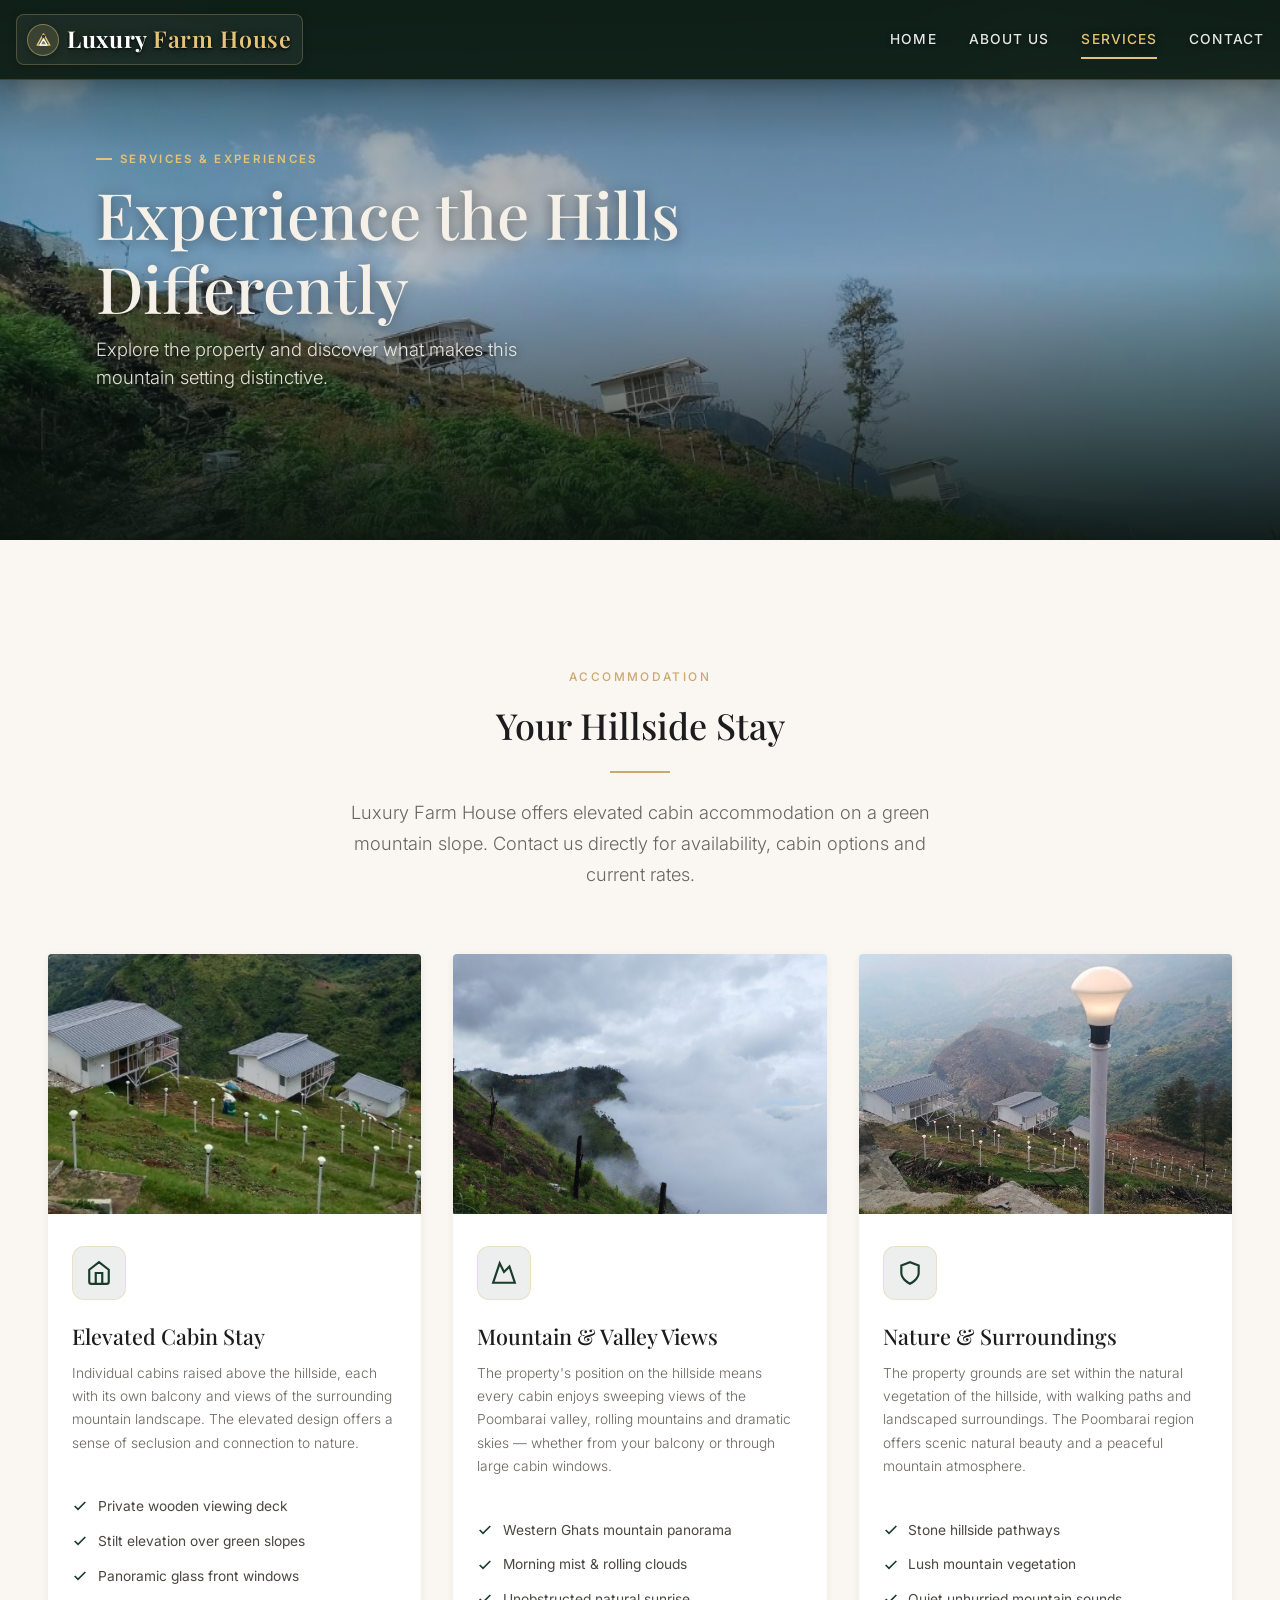
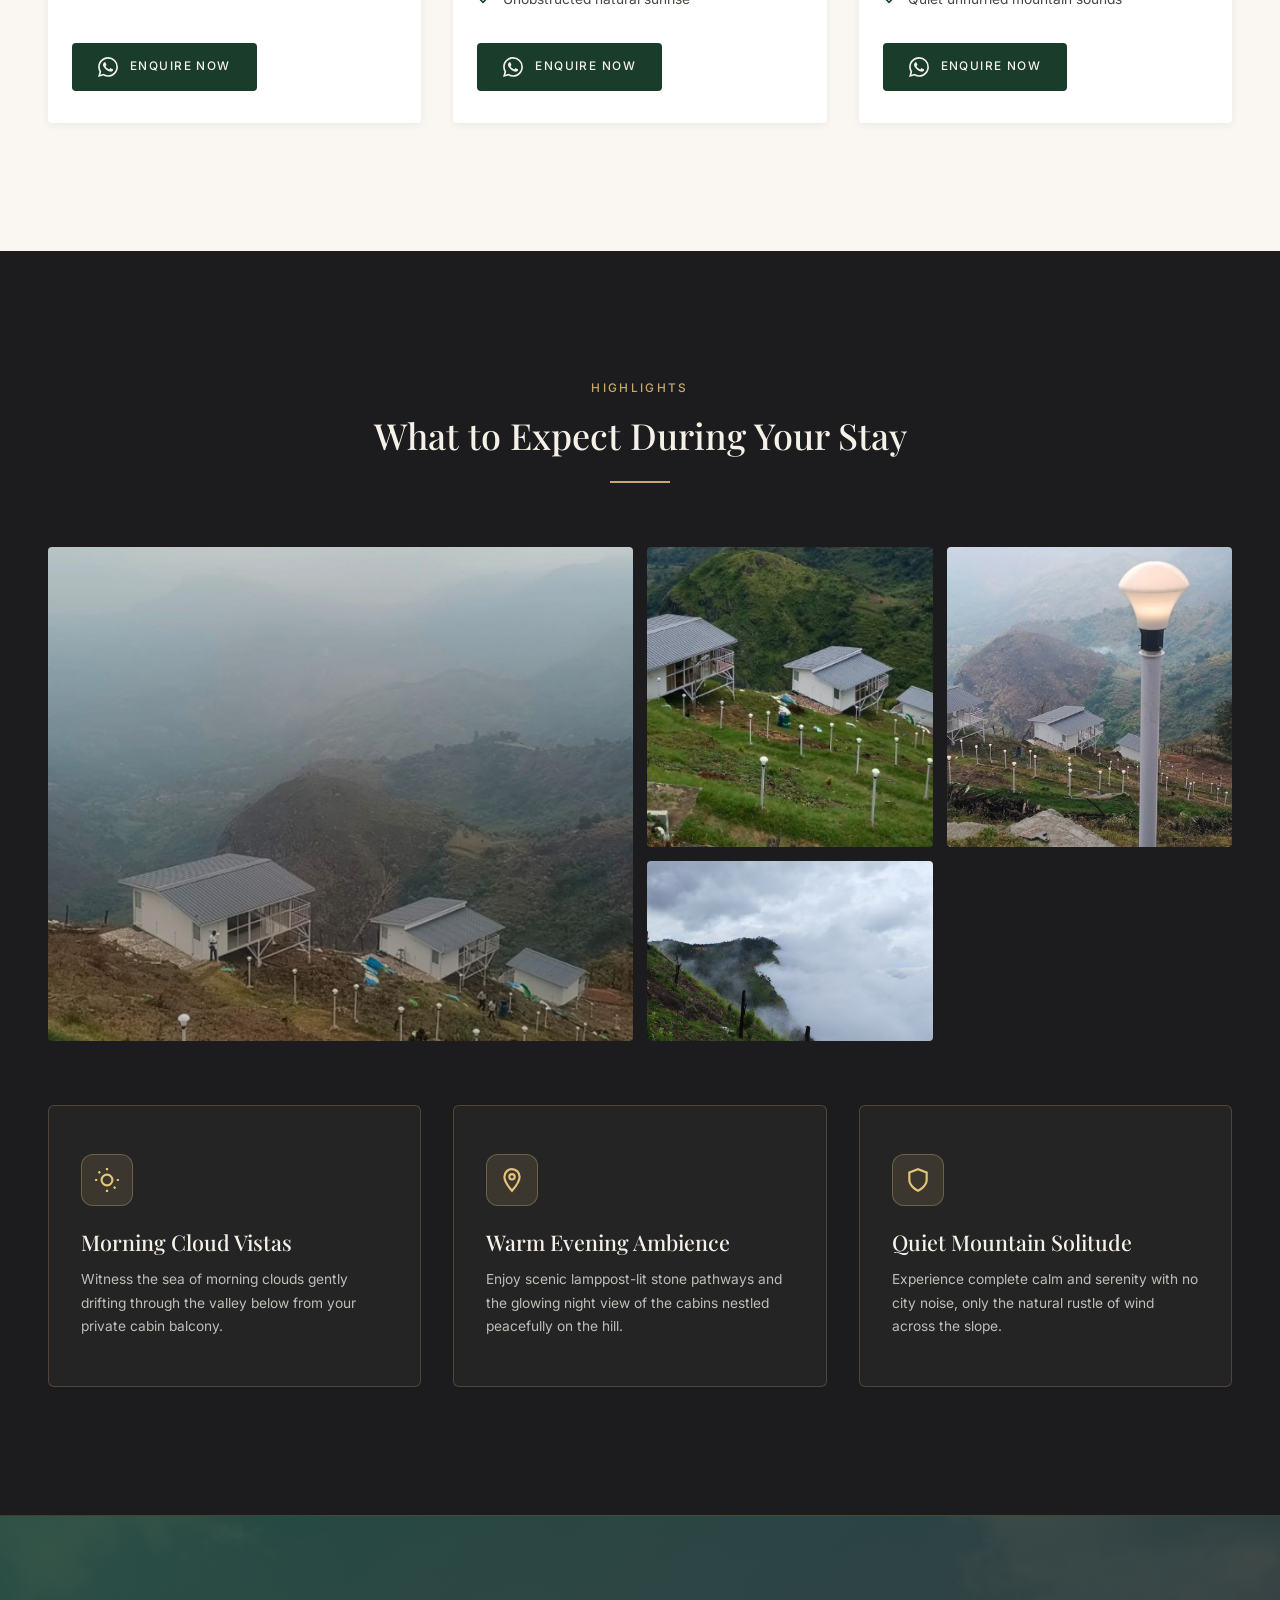
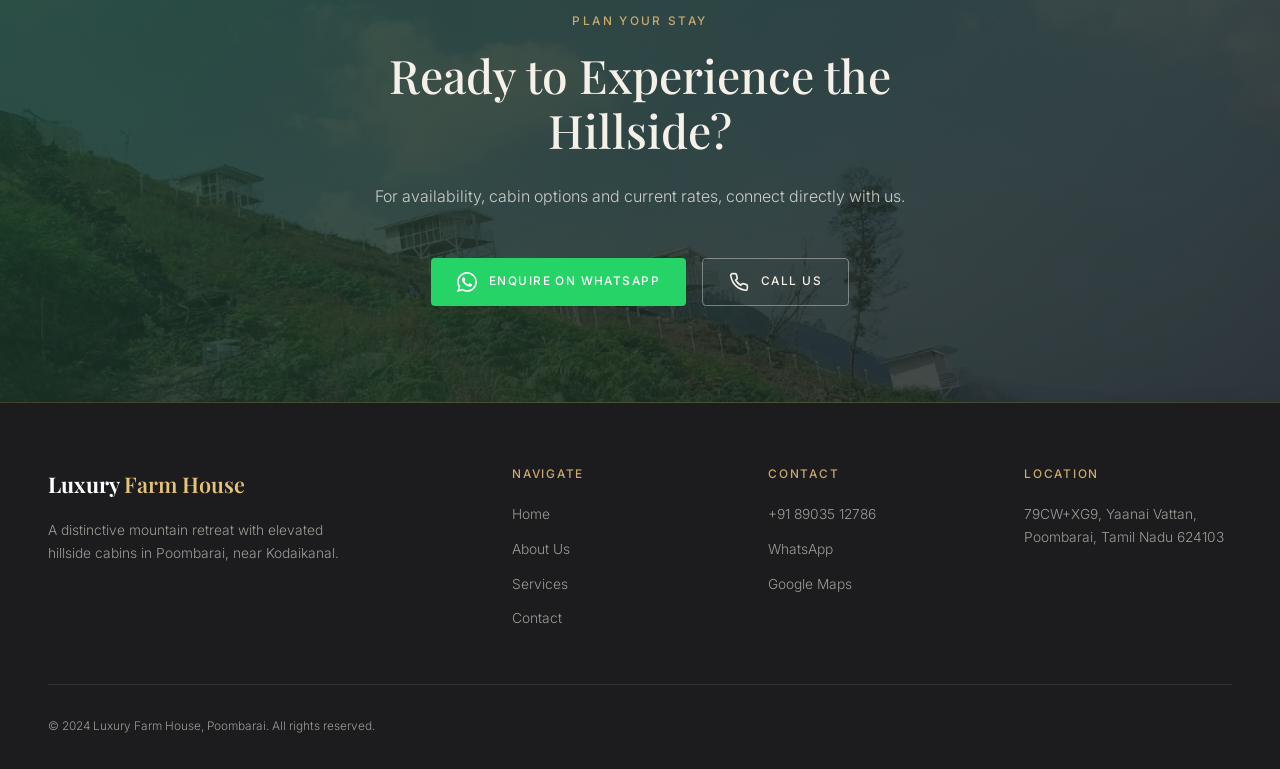
<file: services.html>
<!DOCTYPE html>
<html lang="en">
<head>
  <meta charset="UTF-8">
  <meta name="viewport" content="width=device-width, initial-scale=1.0">
  <title>Services — Luxury Farm House | Mountain Cabin Stay in Poombarai</title>
  <meta name="description" content="Explore the hillside cabin experience at Luxury Farm House, Poombarai. Elevated cabin accommodation with valley views, surrounded by the natural beauty of Kodaikanal's Western Ghats.">
  <meta property="og:title" content="Services — Luxury Farm House, Poombarai">
  <meta property="og:description" content="Explore the property and discover what makes this mountain setting distinctive.">
  <meta property="og:type" content="website">
  <link rel="stylesheet" href="styles.css">
  <link rel="icon" type="image/svg+xml" href="data:image/svg+xml,<svg xmlns='http://www.w3.org/2000/svg' viewBox='0 0 100 100'><text y='.9em' font-size='90'>🏔️</text></svg>">
</head>
<body>

  <!-- ========== HEADER ========== -->
  <header class="header" id="header">
    <a href="index.html" class="header__brand" aria-label="Luxury Farm House — Mountain Cabins in Poombarai">
      <span class="header__emblem" aria-hidden="true">
        <svg viewBox="0 0 24 24" fill="none" stroke="currentColor" stroke-width="1.8">
          <path d="M3 20L12 4L21 20H3Z" stroke="#E5C378" fill="rgba(229, 195, 120, 0.18)" stroke-linejoin="round"/>
          <path d="M12 11L7 20H17L12 11Z" stroke="#FFFFFF" fill="rgba(255, 255, 255, 0.22)" stroke-linejoin="round"/>
          <circle cx="12" cy="7.5" r="1.3" fill="#E5C378"/>
        </svg>
      </span>
      <span class="header__wordmark">Luxury <span>Farm House</span></span>
    </a>
    <nav class="nav__links" id="nav-desktop" aria-label="Main navigation">
      <a href="index.html" class="nav__link">Home</a>
      <a href="about.html" class="nav__link">About Us</a>
      <a href="services.html" class="nav__link nav__link--active">Services</a>
      <a href="contact.html" class="nav__link">Contact</a>
    </nav>
    <button class="hamburger" id="hamburger" aria-label="Toggle menu" aria-expanded="false">
      <span class="hamburger__line"></span>
      <span class="hamburger__line"></span>
      <span class="hamburger__line"></span>
    </button>
  </header>

  <!-- Mobile Nav -->
  <nav class="nav-mobile" id="nav-mobile" aria-label="Mobile navigation">
    <a href="index.html" class="nav-mobile__link">Home</a>
    <a href="about.html" class="nav-mobile__link">About Us</a>
    <a href="services.html" class="nav-mobile__link nav-mobile__link--active">Services</a>
    <a href="contact.html" class="nav-mobile__link">Contact</a>
    <div class="nav-mobile__contact">
      <a href="tel:+918903512786" class="btn btn--outline" style="font-size: 0.75rem; padding: 10px 20px;">
        <svg class="btn-icon" viewBox="0 0 24 24" fill="none" stroke="currentColor" stroke-width="2"><path d="M22 16.92v3a2 2 0 0 1-2.18 2 19.79 19.79 0 0 1-8.63-3.07 19.5 19.5 0 0 1-6-6 19.79 19.79 0 0 1-3.07-8.67A2 2 0 0 1 4.11 2h3a2 2 0 0 1 2 1.72 12.84 12.84 0 0 0 .7 2.81 2 2 0 0 1-.45 2.11L8.09 9.91a16 16 0 0 0 6 6l1.27-1.27a2 2 0 0 1 2.11-.45 12.84 12.84 0 0 0 2.81.7A2 2 0 0 1 22 16.92z"/></svg>
        Call
      </a>
      <a href="https://wa.me/918903512786?text=Hello%20Luxury%20Farm%20House%2C%20I%20would%20like%20to%20know%20more%20about%20your%20property%20and%20stay%20availability." class="btn btn--whatsapp" style="font-size: 0.75rem; padding: 10px 20px;" target="_blank" rel="noopener">
        <svg class="btn-icon" viewBox="0 0 24 24" fill="currentColor"><path d="M17.472 14.382c-.297-.149-1.758-.867-2.03-.967-.273-.099-.471-.148-.67.15-.197.297-.767.966-.94 1.164-.173.199-.347.223-.644.075-.297-.15-1.255-.463-2.39-1.475-.883-.788-1.48-1.761-1.653-2.059-.173-.297-.018-.458.13-.606.134-.133.298-.347.446-.52.149-.174.198-.298.298-.497.099-.198.05-.371-.025-.52-.075-.149-.669-1.612-.916-2.207-.242-.579-.487-.5-.669-.51-.173-.008-.371-.01-.57-.01-.198 0-.52.074-.792.372-.272.297-1.04 1.016-1.04 2.479 0 1.462 1.065 2.875 1.213 3.074.149.198 2.096 3.2 5.077 4.487.709.306 1.262.489 1.694.625.712.227 1.36.195 1.871.118.571-.085 1.758-.719 2.006-1.413.248-.694.248-1.289.173-1.413-.074-.124-.272-.198-.57-.347m-5.421 7.403h-.004a9.87 9.87 0 01-5.031-1.378l-.361-.214-3.741.982.998-3.648-.235-.374a9.86 9.86 0 01-1.51-5.26c.001-5.45 4.436-9.884 9.888-9.884 2.64 0 5.122 1.03 6.988 2.898a9.825 9.825 0 012.893 6.994c-.003 5.45-4.437 9.884-9.885 9.884m8.413-18.297A11.815 11.815 0 0012.05 0C5.495 0 .16 5.335.157 11.892c0 2.096.547 4.142 1.588 5.945L.057 24l6.305-1.654a11.882 11.882 0 005.683 1.448h.005c6.554 0 11.89-5.335 11.893-11.893a11.821 11.821 0 00-3.48-8.413z"/></svg>
        WhatsApp
      </a>
    </div>
  </nav>

  <!-- ========== HERO ========== -->
  <section class="hero hero--medium" id="hero-services">
    <img src="original-cabins-panoramic.jpg" alt="Elevated hillside cabins at Luxury Farm House, Poombarai" class="hero__image" loading="eager">
    <div class="hero__overlay"></div>
    <div class="hero__content">
      <p class="hero__label">Services & Experiences</p>
      <h1 class="hero__title">Experience the Hills<br class="hero__br-desktop"> Differently</h1>
      <p class="hero__subtitle">Explore the property and discover what makes this mountain setting distinctive.</p>
    </div>
  </section>

  <!-- ========== ACCOMMODATION SECTION ========== -->
  <section class="section" id="services-stay">
    <div class="container">
      <div class="text-center reveal" style="margin-bottom: var(--space-3xl);">
        <p class="label" style="margin-bottom: var(--space-md);">Accommodation</p>
        <h2 class="heading-3">Your Hillside Stay</h2>
        <div class="divider divider--center" style="margin-top: var(--space-lg);"></div>
        <p class="subtitle mx-auto" style="margin-top: var(--space-lg); text-align: center;">
          Luxury Farm House offers elevated cabin accommodation on a green mountain slope. Contact us directly for availability, cabin options and current rates.
        </p>
      </div>

      <div class="card-grid card-grid--3">
        <!-- Cabin Stay Card -->
        <div class="service-card reveal reveal-delay-1">
          <div class="service-card__image">
            <img src="cabins-green-hillside.jpg" alt="Elevated stilt cabin perched above the mountain hillside" loading="lazy">
          </div>
          <div class="service-card__body">
            <div class="service-card__icon">
            <svg viewBox="0 0 24 24" fill="none" stroke="currentColor" stroke-width="2">
              <path d="M3 9l9-7 9 7v11a2 2 0 0 1-2 2H5a2 2 0 0 1-2-2z"/><polyline points="9 22 9 12 15 12 15 22"/>
            </svg>
          </div>
          <h3 class="service-card__title">Elevated Cabin Stay</h3>
          <p class="service-card__text">Individual cabins raised above the hillside, each with its own balcony and views of the surrounding mountain landscape. The elevated design offers a sense of seclusion and connection to nature.</p>
          <ul class="service-card__features">
            <li>
              <svg viewBox="0 0 24 24" fill="none" stroke="currentColor" stroke-width="2.5"><polyline points="20 6 9 17 4 12"/></svg>
              Private wooden viewing deck
            </li>
            <li>
              <svg viewBox="0 0 24 24" fill="none" stroke="currentColor" stroke-width="2.5"><polyline points="20 6 9 17 4 12"/></svg>
              Stilt elevation over green slopes
            </li>
            <li>
              <svg viewBox="0 0 24 24" fill="none" stroke="currentColor" stroke-width="2.5"><polyline points="20 6 9 17 4 12"/></svg>
              Panoramic glass front windows
            </li>
          </ul>
          <div style="margin-top: auto;">
            <a href="https://wa.me/918903512786?text=Hello%2C%20I%20am%20interested%20in%20the%20elevated%20cabin%20stay%20at%20Luxury%20Farm%20House.%20Could%20you%20share%20availability%20and%20rates%3F" class="btn btn--green" id="btn-service-cabin" target="_blank" rel="noopener">
              <svg class="btn-icon" viewBox="0 0 24 24" fill="currentColor"><path d="M17.472 14.382c-.297-.149-1.758-.867-2.03-.967-.273-.099-.471-.148-.67.15-.197.297-.767.966-.94 1.164-.173.199-.347.223-.644.075-.297-.15-1.255-.463-2.39-1.475-.883-.788-1.48-1.761-1.653-2.059-.173-.297-.018-.458.13-.606.134-.133.298-.347.446-.52.149-.174.198-.298.298-.497.099-.198.05-.371-.025-.52-.075-.149-.669-1.612-.916-2.207-.242-.579-.487-.5-.669-.51-.173-.008-.371-.01-.57-.01-.198 0-.52.074-.792.372-.272.297-1.04 1.016-1.04 2.479 0 1.462 1.065 2.875 1.213 3.074.149.198 2.096 3.2 5.077 4.487.709.306 1.262.489 1.694.625.712.227 1.36.195 1.871.118.571-.085 1.758-.719 2.006-1.413.248-.694.248-1.289.173-1.413-.074-.124-.272-.198-.57-.347m-5.421 7.403h-.004a9.87 9.87 0 01-5.031-1.378l-.361-.214-3.741.982.998-3.648-.235-.374a9.86 9.86 0 01-1.51-5.26c.001-5.45 4.436-9.884 9.888-9.884 2.64 0 5.122 1.03 6.988 2.898a9.825 9.825 0 012.893 6.994c-.003 5.45-4.437 9.884-9.885 9.884m8.413-18.297A11.815 11.815 0 0012.05 0C5.495 0 .16 5.335.157 11.892c0 2.096.547 4.142 1.588 5.945L.057 24l6.305-1.654a11.882 11.882 0 005.683 1.448h.005c6.554 0 11.89-5.335 11.893-11.893a11.821 11.821 0 00-3.48-8.413z"/></svg>
              Enquire Now
            </a>
          </div>
        </div>
      </div>

        <!-- Mountain Views Card -->
        <div class="service-card reveal reveal-delay-2">
          <div class="service-card__image">
            <img src="original-mountain-mist-clean.jpg" alt="Atmospheric mountain views and morning mist across the Poombarai valley" loading="lazy">
          </div>
          <div class="service-card__body">
            <div class="service-card__icon">
            <svg viewBox="0 0 24 24" fill="none" stroke="currentColor" stroke-width="2">
              <path d="M8 3l4 8 5-5 5 15H2L8 3z"/>
            </svg>
          </div>
          <h3 class="service-card__title">Mountain & Valley Views</h3>
          <p class="service-card__text">The property's position on the hillside means every cabin enjoys sweeping views of the Poombarai valley, rolling mountains and dramatic skies — whether from your balcony or through large cabin windows.</p>
          <ul class="service-card__features">
            <li>
              <svg viewBox="0 0 24 24" fill="none" stroke="currentColor" stroke-width="2.5"><polyline points="20 6 9 17 4 12"/></svg>
              Western Ghats mountain panorama
            </li>
            <li>
              <svg viewBox="0 0 24 24" fill="none" stroke="currentColor" stroke-width="2.5"><polyline points="20 6 9 17 4 12"/></svg>
              Morning mist & rolling clouds
            </li>
            <li>
              <svg viewBox="0 0 24 24" fill="none" stroke="currentColor" stroke-width="2.5"><polyline points="20 6 9 17 4 12"/></svg>
              Unobstructed natural sunrise
            </li>
          </ul>
          <div style="margin-top: auto;">
            <a href="https://wa.me/918903512786?text=Hello%2C%20I%20would%20like%20to%20know%20more%20about%20the%20mountain%20view%20cabins%20at%20Luxury%20Farm%20House." class="btn btn--green" id="btn-service-views" target="_blank" rel="noopener">
              <svg class="btn-icon" viewBox="0 0 24 24" fill="currentColor"><path d="M17.472 14.382c-.297-.149-1.758-.867-2.03-.967-.273-.099-.471-.148-.67.15-.197.297-.767.966-.94 1.164-.173.199-.347.223-.644.075-.297-.15-1.255-.463-2.39-1.475-.883-.788-1.48-1.761-1.653-2.059-.173-.297-.018-.458.13-.606.134-.133.298-.347.446-.52.149-.174.198-.298.298-.497.099-.198.05-.371-.025-.52-.075-.149-.669-1.612-.916-2.207-.242-.579-.487-.5-.669-.51-.173-.008-.371-.01-.57-.01-.198 0-.52.074-.792.372-.272.297-1.04 1.016-1.04 2.479 0 1.462 1.065 2.875 1.213 3.074.149.198 2.096 3.2 5.077 4.487.709.306 1.262.489 1.694.625.712.227 1.36.195 1.871.118.571-.085 1.758-.719 2.006-1.413.248-.694.248-1.289.173-1.413-.074-.124-.272-.198-.57-.347m-5.421 7.403h-.004a9.87 9.87 0 01-5.031-1.378l-.361-.214-3.741.982.998-3.648-.235-.374a9.86 9.86 0 01-1.51-5.26c.001-5.45 4.436-9.884 9.888-9.884 2.64 0 5.122 1.03 6.988 2.898a9.825 9.825 0 012.893 6.994c-.003 5.45-4.437 9.884-9.885 9.884m8.413-18.297A11.815 11.815 0 0012.05 0C5.495 0 .16 5.335.157 11.892c0 2.096.547 4.142 1.588 5.945L.057 24l6.305-1.654a11.882 11.882 0 005.683 1.448h.005c6.554 0 11.89-5.335 11.893-11.893a11.821 11.821 0 00-3.48-8.413z"/></svg>
              Enquire Now
            </a>
          </div>
        </div>
      </div>

        <!-- Nature Experience Card -->
        <div class="service-card reveal reveal-delay-3">
          <div class="service-card__image">
            <img src="original-cabins-lamps.jpg" alt="Illuminated stone path and peaceful evening ambience at Luxury Farm House" loading="lazy">
          </div>
          <div class="service-card__body">
            <div class="service-card__icon">
            <svg viewBox="0 0 24 24" fill="none" stroke="currentColor" stroke-width="2">
              <path d="M12 22s8-4 8-10V5l-8-3-8 3v7c0 6 8 10 8 10z"/>
            </svg>
          </div>
          <h3 class="service-card__title">Nature & Surroundings</h3>
          <p class="service-card__text">The property grounds are set within the natural vegetation of the hillside, with walking paths and landscaped surroundings. The Poombarai region offers scenic natural beauty and a peaceful mountain atmosphere.</p>
          <ul class="service-card__features">
            <li>
              <svg viewBox="0 0 24 24" fill="none" stroke="currentColor" stroke-width="2.5"><polyline points="20 6 9 17 4 12"/></svg>
              Stone hillside pathways
            </li>
            <li>
              <svg viewBox="0 0 24 24" fill="none" stroke="currentColor" stroke-width="2.5"><polyline points="20 6 9 17 4 12"/></svg>
              Lush mountain vegetation
            </li>
            <li>
              <svg viewBox="0 0 24 24" fill="none" stroke="currentColor" stroke-width="2.5"><polyline points="20 6 9 17 4 12"/></svg>
              Quiet unhurried mountain sounds
            </li>
          </ul>
          <div style="margin-top: auto;">
            <a href="https://wa.me/918903512786?text=Hello%2C%20I%20am%20interested%20in%20visiting%20Luxury%20Farm%20House.%20Could%20you%20tell%20me%20more%20about%20the%20surroundings%3F" class="btn btn--green" id="btn-service-nature" target="_blank" rel="noopener">
              <svg class="btn-icon" viewBox="0 0 24 24" fill="currentColor"><path d="M17.472 14.382c-.297-.149-1.758-.867-2.03-.967-.273-.099-.471-.148-.67.15-.197.297-.767.966-.94 1.164-.173.199-.347.223-.644.075-.297-.15-1.255-.463-2.39-1.475-.883-.788-1.48-1.761-1.653-2.059-.173-.297-.018-.458.13-.606.134-.133.298-.347.446-.52.149-.174.198-.298.298-.497.099-.198.05-.371-.025-.52-.075-.149-.669-1.612-.916-2.207-.242-.579-.487-.5-.669-.51-.173-.008-.371-.01-.57-.01-.198 0-.52.074-.792.372-.272.297-1.04 1.016-1.04 2.479 0 1.462 1.065 2.875 1.213 3.074.149.198 2.096 3.2 5.077 4.487.709.306 1.262.489 1.694.625.712.227 1.36.195 1.871.118.571-.085 1.758-.719 2.006-1.413.248-.694.248-1.289.173-1.413-.074-.124-.272-.198-.57-.347m-5.421 7.403h-.004a9.87 9.87 0 01-5.031-1.378l-.361-.214-3.741.982.998-3.648-.235-.374a9.86 9.86 0 01-1.51-5.26c.001-5.45 4.436-9.884 9.888-9.884 2.64 0 5.122 1.03 6.988 2.898a9.825 9.825 0 012.893 6.994c-.003 5.45-4.437 9.884-9.885 9.884m8.413-18.297A11.815 11.815 0 0012.05 0C5.495 0 .16 5.335.157 11.892c0 2.096.547 4.142 1.588 5.945L.057 24l6.305-1.654a11.882 11.882 0 005.683 1.448h.005c6.554 0 11.89-5.335 11.893-11.893a11.821 11.821 0 00-3.48-8.413z"/></svg>
              Enquire Now
            </a>
          </div>
        </div>
      </div>
    </div>
  </section>

  <!-- ========== PROPERTY HIGHLIGHTS & GALLERY ========== -->
  <section class="section section--dark" id="services-highlights">
    <div class="container">
      <div class="text-center reveal" style="margin-bottom: var(--space-3xl);">
        <p class="label" style="margin-bottom: var(--space-md);">Highlights</p>
        <h2 class="heading-3">What to Expect During Your Stay</h2>
        <div class="divider divider--center" style="margin-top: var(--space-lg); margin-bottom: var(--space-2xl);"></div>
      </div>

      <!-- Real Resort Gallery -->
      <div class="gallery reveal" style="margin-bottom: var(--space-3xl);">
        <div class="gallery__item">
          <img src="hero-misty-valley.jpg" alt="Panoramic view of hillside elevated cabins in misty valley" loading="lazy">
        </div>
        <div class="gallery__item">
          <img src="cabins-green-hillside.jpg" alt="Elevated cabins and lampposts on green hillside" loading="lazy">
        </div>
        <div class="gallery__item">
          <img src="original-cabins-lamps.jpg" alt="Illuminated stone path and evening hillside view" loading="lazy">
        </div>
        <div class="gallery__item">
          <img src="original-mountain-mist-clean.jpg" alt="Atmospheric mountain mist rolling over Poombarai" loading="lazy">
        </div>
      </div>

      <div class="arch-grid reveal">
        <div class="arch-card">
          <div class="arch-card__icon">
            <svg viewBox="0 0 24 24" fill="none" stroke="currentColor" stroke-width="2"><circle cx="12" cy="12" r="5"/><path d="M12 1v2M12 21v2M4.22 4.22l1.42 1.42M18.36 18.36l1.42 1.42M1 12h2M21 12h2"/></svg>
          </div>
          <h3 class="arch-card__title">Morning Cloud Vistas</h3>
          <p class="arch-card__text">
            Witness the sea of morning clouds gently drifting through the valley below from your private cabin balcony.
          </p>
        </div>

        <div class="arch-card">
          <div class="arch-card__icon">
            <svg viewBox="0 0 24 24" fill="none" stroke="currentColor" stroke-width="2"><path d="M12 2a7 7 0 0 0-7 7c0 5 7 13 7 13s7-8 7-13a7 7 0 0 0-7-7z"/><circle cx="12" cy="9" r="2.5"/></svg>
          </div>
          <h3 class="arch-card__title">Warm Evening Ambience</h3>
          <p class="arch-card__text">
            Enjoy scenic lamppost-lit stone pathways and the glowing night view of the cabins nestled peacefully on the hill.
          </p>
        </div>

        <div class="arch-card">
          <div class="arch-card__icon">
            <svg viewBox="0 0 24 24" fill="none" stroke="currentColor" stroke-width="2"><path d="M12 22s8-4 8-10V5l-8-3-8 3v7c0 6 8 10 8 10z"/></svg>
          </div>
          <h3 class="arch-card__title">Quiet Mountain Solitude</h3>
          <p class="arch-card__text">
            Experience complete calm and serenity with no city noise, only the natural rustle of wind across the slope.
          </p>
        </div>
      </div>
    </div>
  </section>

  <!-- ========== ENQUIRY CTA ========== -->
  <section class="cta" id="services-enquiry">
    <img src="original-cabins-panoramic.jpg" alt="Luxury Farm House hillside cabins" class="cta__image" loading="lazy">
    <div class="cta__overlay"></div>
    <div class="cta__content reveal">
      <p class="label" style="margin-bottom: var(--space-md); color: var(--champagne);">Plan Your Stay</p>
      <h2 class="cta__title">Ready to Experience the Hillside?</h2>
      <p class="cta__text">For availability, cabin options and current rates, connect directly with us.</p>
      <div class="cta__actions">
        <a href="https://wa.me/918903512786?text=Hello%20Luxury%20Farm%20House%2C%20I%20would%20like%20to%20know%20more%20about%20your%20property%20and%20stay%20availability." class="btn btn--whatsapp" id="btn-services-whatsapp" target="_blank" rel="noopener">
          <svg class="btn-icon" viewBox="0 0 24 24" fill="currentColor"><path d="M17.472 14.382c-.297-.149-1.758-.867-2.03-.967-.273-.099-.471-.148-.67.15-.197.297-.767.966-.94 1.164-.173.199-.347.223-.644.075-.297-.15-1.255-.463-2.39-1.475-.883-.788-1.48-1.761-1.653-2.059-.173-.297-.018-.458.13-.606.134-.133.298-.347.446-.52.149-.174.198-.298.298-.497.099-.198.05-.371-.025-.52-.075-.149-.669-1.612-.916-2.207-.242-.579-.487-.5-.669-.51-.173-.008-.371-.01-.57-.01-.198 0-.52.074-.792.372-.272.297-1.04 1.016-1.04 2.479 0 1.462 1.065 2.875 1.213 3.074.149.198 2.096 3.2 5.077 4.487.709.306 1.262.489 1.694.625.712.227 1.36.195 1.871.118.571-.085 1.758-.719 2.006-1.413.248-.694.248-1.289.173-1.413-.074-.124-.272-.198-.57-.347m-5.421 7.403h-.004a9.87 9.87 0 01-5.031-1.378l-.361-.214-3.741.982.998-3.648-.235-.374a9.86 9.86 0 01-1.51-5.26c.001-5.45 4.436-9.884 9.888-9.884 2.64 0 5.122 1.03 6.988 2.898a9.825 9.825 0 012.893 6.994c-.003 5.45-4.437 9.884-9.885 9.884m8.413-18.297A11.815 11.815 0 0012.05 0C5.495 0 .16 5.335.157 11.892c0 2.096.547 4.142 1.588 5.945L.057 24l6.305-1.654a11.882 11.882 0 005.683 1.448h.005c6.554 0 11.89-5.335 11.893-11.893a11.821 11.821 0 00-3.48-8.413z"/></svg>
          Enquire on WhatsApp
        </a>
        <a href="tel:+918903512786" class="btn btn--outline" id="btn-services-call">
          <svg class="btn-icon" viewBox="0 0 24 24" fill="none" stroke="currentColor" stroke-width="2"><path d="M22 16.92v3a2 2 0 0 1-2.18 2 19.79 19.79 0 0 1-8.63-3.07 19.5 19.5 0 0 1-6-6 19.79 19.79 0 0 1-3.07-8.67A2 2 0 0 1 4.11 2h3a2 2 0 0 1 2 1.72 12.84 12.84 0 0 0 .7 2.81 2 2 0 0 1-.45 2.11L8.09 9.91a16 16 0 0 0 6 6l1.27-1.27a2 2 0 0 1 2.11-.45 12.84 12.84 0 0 0 2.81.7A2 2 0 0 1 22 16.92z"/></svg>
          Call Us
        </a>
      </div>
    </div>
  </section>

  <!-- ========== FOOTER ========== -->
  <footer class="footer" id="footer">
    <div class="container">
      <div class="footer__top">
        <div>
          <div class="footer__brand">Luxury <span>Farm House</span></div>
          <p class="footer__tagline">A distinctive mountain retreat with elevated hillside cabins in Poombarai, near Kodaikanal.</p>
        </div>
        <div>
          <h4 class="footer__heading">Navigate</h4>
          <a href="index.html" class="footer__link">Home</a>
          <a href="about.html" class="footer__link">About Us</a>
          <a href="services.html" class="footer__link">Services</a>
          <a href="contact.html" class="footer__link">Contact</a>
        </div>
        <div>
          <h4 class="footer__heading">Contact</h4>
          <a href="tel:+918903512786" class="footer__link">+91 89035 12786</a>
          <a href="https://wa.me/918903512786" class="footer__link" target="_blank" rel="noopener">WhatsApp</a>
          <a href="https://www.google.com/maps/place/Luxury+Farm+House/@10.1993,77.4814,17z/" class="footer__link" target="_blank" rel="noopener">Google Maps</a>
        </div>
        <div>
          <h4 class="footer__heading">Location</h4>
          <p class="footer__link" style="cursor: default;">79CW+XG9, Yaanai Vattan,<br>Poombarai, Tamil Nadu 624103</p>
        </div>
      </div>
      <div class="footer__bottom">
        <p class="footer__copyright">&copy; 2024 Luxury Farm House, Poombarai. All rights reserved.</p>
      </div>
    </div>
  </footer>

  <!-- ========== FLOATING BUTTONS ========== -->
  <div class="floating-buttons" id="floating-buttons">
    <a href="tel:+918903512786" class="floating-btn floating-btn--call" aria-label="Call Luxury Farm House" id="floating-call">
      <svg viewBox="0 0 24 24" fill="none" stroke="currentColor" stroke-width="2"><path d="M22 16.92v3a2 2 0 0 1-2.18 2 19.79 19.79 0 0 1-8.63-3.07 19.5 19.5 0 0 1-6-6 19.79 19.79 0 0 1-3.07-8.67A2 2 0 0 1 4.11 2h3a2 2 0 0 1 2 1.72 12.84 12.84 0 0 0 .7 2.81 2 2 0 0 1-.45 2.11L8.09 9.91a16 16 0 0 0 6 6l1.27-1.27a2 2 0 0 1 2.11-.45 12.84 12.84 0 0 0 2.81.7A2 2 0 0 1 22 16.92z"/></svg>
    </a>
    <a href="https://wa.me/918903512786?text=Hello%20Luxury%20Farm%20House%2C%20I%20would%20like%20to%20know%20more%20about%20your%20property%20and%20stay%20availability." class="floating-btn floating-btn--whatsapp" aria-label="WhatsApp Luxury Farm House" id="floating-whatsapp" target="_blank" rel="noopener">
      <svg viewBox="0 0 24 24" fill="currentColor"><path d="M17.472 14.382c-.297-.149-1.758-.867-2.03-.967-.273-.099-.471-.148-.67.15-.197.297-.767.966-.94 1.164-.173.199-.347.223-.644.075-.297-.15-1.255-.463-2.39-1.475-.883-.788-1.48-1.761-1.653-2.059-.173-.297-.018-.458.13-.606.134-.133.298-.347.446-.52.149-.174.198-.298.298-.497.099-.198.05-.371-.025-.52-.075-.149-.669-1.612-.916-2.207-.242-.579-.487-.5-.669-.51-.173-.008-.371-.01-.57-.01-.198 0-.52.074-.792.372-.272.297-1.04 1.016-1.04 2.479 0 1.462 1.065 2.875 1.213 3.074.149.198 2.096 3.2 5.077 4.487.709.306 1.262.489 1.694.625.712.227 1.36.195 1.871.118.571-.085 1.758-.719 2.006-1.413.248-.694.248-1.289.173-1.413-.074-.124-.272-.198-.57-.347m-5.421 7.403h-.004a9.87 9.87 0 01-5.031-1.378l-.361-.214-3.741.982.998-3.648-.235-.374a9.86 9.86 0 01-1.51-5.26c.001-5.45 4.436-9.884 9.888-9.884 2.64 0 5.122 1.03 6.988 2.898a9.825 9.825 0 012.893 6.994c-.003 5.45-4.437 9.884-9.885 9.884m8.413-18.297A11.815 11.815 0 0012.05 0C5.495 0 .16 5.335.157 11.892c0 2.096.547 4.142 1.588 5.945L.057 24l6.305-1.654a11.882 11.882 0 005.683 1.448h.005c6.554 0 11.89-5.335 11.893-11.893a11.821 11.821 0 00-3.48-8.413z"/></svg>
    </a>
  </div>

  <script src="main.js"></script>
</body>
</html>
</file>
<file: styles.css>
/* ============================================================
   LUXURY FARM HOUSE — Design System
   Color Palette: Forest Green · Charcoal · Warm Ivory · Champagne Gold
   Typography: Playfair Display (serif) + Inter (sans-serif)
   ============================================================ */

@import url('https://fonts.googleapis.com/css2?family=Playfair+Display:ital,wght@0,400;0,500;0,600;0,700;1,400;1,500&family=Inter:wght@300;400;500;600&display=swap');

/* --- CSS Custom Properties --- */
:root {
  /* Primary Palette */
  --forest-green: #1a3c2a;
  --forest-green-light: #2d5a3f;
  --forest-green-muted: #3a6b4f;
  --charcoal: #1c1c1e;
  --charcoal-light: #2c2c2e;
  --charcoal-soft: #3a3a3c;
  --ivory: #f5f0e8;
  --ivory-warm: #ede5d8;
  --ivory-light: #faf7f2;
  --champagne: #c9a96e;
  --champagne-light: #d4b97e;
  --champagne-muted: #b8985e;

  /* Neutrals */
  --white: #ffffff;
  --off-white: #f8f6f3;
  --gray-100: #e8e4df;
  --gray-200: #d1cbc3;
  --gray-300: #b0a89e;
  --gray-400: #8a8279;
  --gray-500: #6b6560;
  --gray-600: #4a4642;
  --gray-700: #2d2a27;
  --black: #0a0a0a;

  /* Typography */
  --font-serif: 'Playfair Display', 'Georgia', serif;
  --font-sans: 'Inter', -apple-system, BlinkMacSystemFont, 'Segoe UI', sans-serif;

  /* Font Sizes — fluid scale optimized for mobile & desktop */
  --text-xs: clamp(0.7rem, 0.66rem + 0.1vw, 0.78rem);
  --text-sm: clamp(0.78rem, 0.74rem + 0.15vw, 0.88rem);
  --text-base: clamp(0.88rem, 0.84rem + 0.2vw, 1.02rem);
  --text-lg: clamp(0.96rem, 0.9rem + 0.3vw, 1.15rem);
  --text-xl: clamp(1.1rem, 1rem + 0.5vw, 1.35rem);
  --text-2xl: clamp(1.28rem, 1.12rem + 0.8vw, 1.85rem);
  --text-3xl: clamp(1.5rem, 1.25rem + 1.25vw, 2.4rem);
  --text-4xl: clamp(1.85rem, 1.45rem + 1.8vw, 3.2rem);
  --text-5xl: clamp(2.2rem, 1.65rem + 2.5vw, 4.5rem);

  /* Spacing */
  --space-xs: 0.5rem;
  --space-sm: 0.75rem;
  --space-md: 1rem;
  --space-lg: 1.5rem;
  --space-xl: 2rem;
  --space-2xl: 3rem;
  --space-3xl: 4rem;
  --space-4xl: 6rem;
  --space-5xl: 8rem;

  /* Layout */
  --max-width: 1400px;
  --content-width: 1100px;
  --header-height: 80px;

  /* Transitions */
  --ease-out: cubic-bezier(0.25, 0.46, 0.45, 0.94);
  --ease-in-out: cubic-bezier(0.42, 0, 0.58, 1);
  --ease-smooth: cubic-bezier(0.4, 0, 0.2, 1);
  --transition-fast: 0.2s var(--ease-smooth);
  --transition-base: 0.35s var(--ease-smooth);
  --transition-slow: 0.6s var(--ease-out);

  /* Shadows */
  --shadow-sm: 0 2px 8px rgba(0, 0, 0, 0.06);
  --shadow-md: 0 4px 20px rgba(0, 0, 0, 0.08);
  --shadow-lg: 0 8px 40px rgba(0, 0, 0, 0.12);
  --shadow-xl: 0 16px 60px rgba(0, 0, 0, 0.16);
}

/* Mobile-adapted spacing & header height */
@media (max-width: 768px) {
  :root {
    --space-5xl: 4.25rem;
    --space-4xl: 3.25rem;
    --space-3xl: 2.5rem;
    --space-2xl: 1.75rem;
    --space-xl: 1.25rem;
    --header-height: 68px;
  }
}

/* --- Reset & Base --- */
*,
*::before,
*::after {
  margin: 0;
  padding: 0;
  box-sizing: border-box;
}

html {
  width: 100%;
  scroll-behavior: smooth;
  -webkit-font-smoothing: antialiased;
  -moz-osx-font-smoothing: grayscale;
  overflow-x: hidden;
}

body {
  width: 100%;
  font-family: var(--font-sans);
  font-weight: 400;
  font-size: var(--text-base);
  line-height: 1.65;
  color: var(--charcoal);
  background-color: var(--ivory-light);
  overflow-x: hidden;
  -webkit-tap-highlight-color: transparent;
}

a, button, .btn, .floating-btn, .hamburger {
  -webkit-tap-highlight-color: transparent;
  touch-action: manipulation;
}

img {
  max-width: 100%;
  height: auto;
  display: block;
}

a {
  text-decoration: none;
  color: inherit;
  transition: color var(--transition-fast);
}

button {
  border: none;
  cursor: pointer;
  font-family: inherit;
  background: none;
}

ul, ol {
  list-style: none;
}

/* --- Typography --- */
h1, h2, h3, h4, h5, h6 {
  font-family: var(--font-serif);
  font-weight: 500;
  line-height: 1.2;
  color: var(--charcoal);
}

.heading-1 { font-size: var(--text-5xl); }
.heading-2 { font-size: var(--text-4xl); }
.heading-3 { font-size: var(--text-3xl); }
.heading-4 { font-size: var(--text-2xl); }
.heading-5 { font-size: var(--text-xl); }

.text-serif { font-family: var(--font-serif); }
.text-sans { font-family: var(--font-sans); }
.text-italic { font-style: italic; }
.text-light { font-weight: 300; }
.text-medium { font-weight: 500; }
.text-semibold { font-weight: 600; }

.text-ivory { color: var(--ivory); }
.text-champagne { color: var(--champagne); }
.text-forest { color: var(--forest-green); }
.text-gray { color: var(--gray-400); }
.text-muted { color: var(--gray-500); }

.label {
  font-family: var(--font-sans);
  font-size: var(--text-xs);
  font-weight: 500;
  letter-spacing: 0.2em;
  text-transform: uppercase;
  color: var(--champagne);
}

.subtitle {
  font-family: var(--font-sans);
  font-size: var(--text-lg);
  font-weight: 300;
  line-height: 1.7;
  color: var(--gray-500);
  max-width: 580px;
}

/* --- Layout Utilities --- */
.container {
  width: 100%;
  max-width: var(--max-width);
  margin: 0 auto;
  padding: 0 var(--space-md);
}

.container--narrow {
  max-width: var(--content-width);
}

.section {
  padding: var(--space-3xl) 0;
}

.section--dark {
  background-color: var(--charcoal);
  color: var(--ivory);
}

.section--dark h1,
.section--dark h2,
.section--dark h3,
.section--dark h4 {
  color: var(--ivory);
}

.section--green {
  background-color: var(--forest-green);
  color: var(--ivory);
}

.section--green h1,
.section--green h2,
.section--green h3,
.section--green h4 {
  color: var(--ivory);
}

.section--ivory {
  background-color: var(--ivory);
}

.flex { display: flex; }
.flex-col { flex-direction: column; }
.flex-wrap { flex-wrap: wrap; }
.items-center { align-items: center; }
.justify-center { justify-content: center; }
.justify-between { justify-content: space-between; }
.gap-sm { gap: var(--space-sm); }
.gap-md { gap: var(--space-md); }
.gap-lg { gap: var(--space-lg); }
.gap-xl { gap: var(--space-xl); }
.gap-2xl { gap: var(--space-2xl); }

.text-center { text-align: center; }
.mx-auto { margin-left: auto; margin-right: auto; }

/* --- Header & Navigation --- */
.header {
  position: fixed;
  top: 0;
  left: 0;
  width: 100%;
  z-index: 1000;
  padding: 0 var(--space-md);
  height: var(--header-height);
  display: flex;
  align-items: center;
  justify-content: space-between;
  background-color: rgba(13, 29, 20, 0.92);
  backdrop-filter: blur(16px);
  -webkit-backdrop-filter: blur(16px);
  border-bottom: 1px solid rgba(229, 195, 120, 0.22);
  box-shadow: 0 4px 20px rgba(0, 0, 0, 0.25);
  transition: background-color 0.35s ease, height 0.35s ease, box-shadow 0.35s ease, border-color 0.35s ease;
}

.header--scrolled {
  background-color: rgba(10, 22, 15, 0.97);
  border-bottom: 1px solid rgba(229, 195, 120, 0.35);
  box-shadow: 0 8px 32px rgba(0, 0, 0, 0.35);
  height: 64px;
}

.header__brand {
  display: inline-flex;
  align-items: center;
  gap: 0.5rem;
  z-index: 1001;
  text-decoration: none;
  padding: 5px 10px;
  border-radius: 8px;
  background: rgba(255, 255, 255, 0.05);
  border: 1px solid rgba(229, 195, 120, 0.25);
  box-shadow: 0 2px 10px rgba(0, 0, 0, 0.2);
  transition: all var(--transition-fast);
  max-width: calc(100% - 56px);
}

.header__brand:hover {
  background: rgba(255, 255, 255, 0.09);
  border-color: rgba(229, 195, 120, 0.5);
  transform: translateY(-1px);
}

.header__emblem {
  display: flex;
  align-items: center;
  justify-content: center;
  width: 32px;
  height: 32px;
  border-radius: 50%;
  background: rgba(229, 195, 120, 0.15);
  border: 1px solid rgba(229, 195, 120, 0.45);
  box-shadow: 0 2px 8px rgba(0, 0, 0, 0.3);
  flex-shrink: 0;
}

.header__emblem svg {
  width: 17px;
  height: 17px;
  display: block;
}

.header__wordmark {
  font-family: var(--font-serif);
  font-size: clamp(1.05rem, 4.4vw, 1.45rem);
  font-weight: 700;
  color: #FFFFFF;
  letter-spacing: 0.03em;
  white-space: nowrap;
  overflow: hidden;
  text-overflow: ellipsis;
  text-shadow: 0 2px 8px rgba(0, 0, 0, 0.7), 0 1px 2px rgba(0, 0, 0, 0.9);
}

.header__wordmark span {
  color: #E5C378;
  font-weight: 600;
  text-shadow: 0 2px 8px rgba(0, 0, 0, 0.7), 0 1px 2px rgba(0, 0, 0, 0.9);
}

.nav__links {
  display: none;
  gap: var(--space-xl);
  align-items: center;
}

.nav__link {
  font-family: var(--font-sans);
  font-size: var(--text-sm);
  font-weight: 500;
  color: rgba(255, 255, 255, 0.9);
  letter-spacing: 0.08em;
  text-transform: uppercase;
  position: relative;
  padding: var(--space-xs) 0;
  text-shadow: 0 1px 4px rgba(0, 0, 0, 0.6);
  transition: color var(--transition-fast);
}

.nav__link::after {
  content: '';
  position: absolute;
  bottom: 0;
  left: 0;
  width: 0;
  height: 2px;
  background-color: #E5C378;
  transition: width var(--transition-base);
}

.nav__link:hover,
.nav__link--active {
  color: #E5C378;
  text-shadow: 0 2px 8px rgba(0, 0, 0, 0.7);
}

.nav__link:hover::after,
.nav__link--active::after {
  width: 100%;
}

/* Hamburger with accessible 44x44px touch target */
.hamburger {
  display: flex;
  flex-direction: column;
  justify-content: center;
  align-items: center;
  gap: 5px;
  width: 44px;
  height: 44px;
  cursor: pointer;
  z-index: 1001;
  padding: 0;
  border-radius: 8px;
  background: rgba(255, 255, 255, 0.04);
  border: 1px solid rgba(229, 195, 120, 0.2);
  transition: background-color var(--transition-fast), border-color var(--transition-fast);
}

.hamburger:hover,
.hamburger:focus-visible {
  background: rgba(255, 255, 255, 0.1);
  border-color: rgba(229, 195, 120, 0.4);
}

.hamburger__line {
  width: 22px;
  height: 2px;
  background-color: var(--ivory);
  border-radius: 2px;
  transition: all var(--transition-base);
  transform-origin: center;
}

.hamburger.active .hamburger__line:nth-child(1) {
  transform: rotate(45deg) translateY(5px) translateX(5px);
}

.hamburger.active .hamburger__line:nth-child(2) {
  opacity: 0;
}

.hamburger.active .hamburger__line:nth-child(3) {
  transform: rotate(-45deg) translateY(-5px) translateX(5px);
}

/* Mobile Navigation Drawer */
.nav-mobile {
  position: fixed;
  top: 0;
  right: -100%;
  width: 100%;
  height: 100vh;
  height: 100dvh;
  background: linear-gradient(135deg, rgba(10, 22, 15, 0.98) 0%, rgba(13, 29, 20, 0.98) 100%);
  backdrop-filter: blur(20px);
  -webkit-backdrop-filter: blur(20px);
  display: flex;
  flex-direction: column;
  align-items: center;
  justify-content: center;
  gap: var(--space-md);
  padding: calc(var(--header-height) + 1.5rem) var(--space-lg) var(--space-2xl);
  overflow-y: auto;
  -webkit-overflow-scrolling: touch;
  z-index: 999;
  transition: right 0.4s var(--ease-smooth);
}

.nav-mobile.open {
  right: 0;
}

.nav-mobile__link {
  font-family: var(--font-serif);
  font-size: clamp(1.35rem, 5vw, 1.85rem);
  color: var(--ivory);
  padding: 10px 24px;
  border-radius: 8px;
  text-align: center;
  min-height: 48px;
  display: inline-flex;
  align-items: center;
  justify-content: center;
  opacity: 0;
  transform: translateY(15px);
  transition: opacity 0.35s ease, transform 0.35s ease, color var(--transition-fast), background var(--transition-fast);
}

.nav-mobile.open .nav-mobile__link {
  opacity: 1;
  transform: translateY(0);
}

.nav-mobile.open .nav-mobile__link:nth-child(1) { transition-delay: 0.12s; }
.nav-mobile.open .nav-mobile__link:nth-child(2) { transition-delay: 0.18s; }
.nav-mobile.open .nav-mobile__link:nth-child(3) { transition-delay: 0.24s; }
.nav-mobile.open .nav-mobile__link:nth-child(4) { transition-delay: 0.30s; }

.nav-mobile__link:hover,
.nav-mobile__link:focus-visible {
  color: #E5C378;
  background: rgba(229, 195, 120, 0.08);
}

.nav-mobile__link--active {
  color: #E5C378;
  font-weight: 600;
  background: rgba(229, 195, 120, 0.12);
  border: 1px solid rgba(229, 195, 120, 0.25);
}

.nav-mobile__contact {
  margin-top: var(--space-lg);
  display: flex;
  flex-wrap: wrap;
  justify-content: center;
  gap: var(--space-sm);
  width: 100%;
  max-width: 320px;
  opacity: 0;
  transform: translateY(15px);
  transition: opacity 0.35s ease 0.4s, transform 0.35s ease 0.4s;
}

.nav-mobile.open .nav-mobile__contact {
  opacity: 1;
  transform: translateY(0);
}

.nav-mobile__contact .btn {
  flex: 1;
  min-width: 130px;
  min-height: 44px;
}

/* --- Buttons --- */
.btn {
  display: inline-flex;
  align-items: center;
  justify-content: center;
  gap: var(--space-sm);
  font-family: var(--font-sans);
  font-size: var(--text-xs);
  font-weight: 500;
  letter-spacing: 0.12em;
  text-transform: uppercase;
  padding: 13px 26px;
  border-radius: 4px;
  transition: all var(--transition-base);
  min-height: 48px;
  text-align: center;
  touch-action: manipulation;
}

.btn--primary {
  background-color: var(--champagne);
  color: var(--charcoal);
}

.btn--primary:hover {
  background-color: var(--champagne-light);
  transform: translateY(-2px);
  box-shadow: 0 6px 24px rgba(201, 169, 110, 0.3);
}

.btn--outline {
  background-color: transparent;
  color: var(--ivory);
  border: 1px solid rgba(245, 240, 232, 0.4);
}

.btn--outline:hover {
  background-color: var(--ivory);
  color: var(--charcoal);
  border-color: var(--ivory);
  transform: translateY(-2px);
}

.btn--dark {
  background-color: var(--charcoal);
  color: var(--ivory);
}

.btn--dark:hover {
  background-color: var(--charcoal-light);
  transform: translateY(-2px);
  box-shadow: var(--shadow-lg);
}

.btn--green {
  background-color: var(--forest-green);
  color: var(--ivory);
}

.btn--green:hover {
  background-color: var(--forest-green-light);
  transform: translateY(-2px);
  box-shadow: 0 6px 24px rgba(26, 60, 42, 0.3);
}

.btn--whatsapp {
  background-color: #25D366;
  color: var(--white);
}

.btn--whatsapp:hover {
  background-color: #20bd5a;
  transform: translateY(-2px);
  box-shadow: 0 6px 24px rgba(37, 211, 102, 0.3);
}

.btn--ghost {
  background-color: transparent;
  color: var(--charcoal);
  border: 1px solid var(--gray-200);
}

.btn--ghost:hover {
  border-color: var(--charcoal);
  transform: translateY(-2px);
}

.btn-icon {
  width: 20px;
  height: 20px;
  flex-shrink: 0;
}

/* --- Hero Sections --- */
.hero {
  position: relative;
  width: 100%;
  min-height: 100vh;
  min-height: 100dvh;
  display: flex;
  align-items: flex-end;
  justify-content: flex-start;
  overflow: hidden;
  padding: calc(var(--header-height) + 1.25rem) var(--space-md) calc(var(--space-2xl) + 0.75rem);
}

.hero--medium {
  min-height: 60vh;
  min-height: 60dvh;
  min-height: clamp(440px, 60dvh, 680px);
}

.hero--small {
  min-height: 48vh;
  min-height: 48dvh;
  min-height: clamp(360px, 48dvh, 500px);
}

.hero__picture {
  position: absolute;
  inset: 0;
  width: 100%;
  height: 100%;
  display: block;
}

.hero__image {
  position: absolute;
  inset: 0;
  width: 100%;
  height: 100%;
  object-fit: cover;
  object-position: center;
  transition: transform 0.6s ease;
}

/* Home page hero: responsive mobile & desktop composition */
#hero-home .hero__image {
  object-position: center 25%;
  transform: none;
}

@media (min-width: 769px) {
  #hero-home .hero__image {
    object-position: center 36%;
  }
}

/* Inner pages hero (About, Services, Contact) */
#hero-about .hero__image,
#hero-services .hero__image,
#hero-contact .hero__image {
  object-position: 33% 68%;
  transform: scale(1.36);
  transform-origin: 33% 70%;
}

@media (min-width: 769px) {
  #hero-about .hero__image,
  #hero-services .hero__image,
  #hero-contact .hero__image {
    object-position: center;
    transform: none;
    transform-origin: center;
  }
}

.hero__overlay {
  position: absolute;
  inset: 0;
  background: linear-gradient(
    180deg,
    rgba(10, 22, 16, 0.45) 0%,
    rgba(10, 22, 16, 0.08) 18%,
    rgba(10, 22, 16, 0.0) 38%,
    rgba(10, 22, 16, 0.05) 55%,
    rgba(10, 22, 16, 0.65) 75%,
    rgba(10, 22, 16, 0.92) 95%,
    rgba(10, 22, 16, 0.98) 100%
  );
}

@media (min-width: 769px) {
  .hero__overlay {
    background: linear-gradient(
      180deg,
      rgba(10, 20, 15, 0.72) 0%,
      rgba(10, 20, 15, 0.28) 28%,
      rgba(10, 20, 15, 0.20) 50%,
      rgba(10, 20, 15, 0.55) 75%,
      rgba(10, 20, 15, 0.92) 100%
    );
  }
}

.hero__content {
  position: relative;
  z-index: 2;
  max-width: 700px;
  width: 100%;
}

.hero__label {
  font-family: var(--font-sans);
  font-size: 0.72rem;
  font-weight: 600;
  letter-spacing: 0.2em;
  text-transform: uppercase;
  color: #E5C378;
  margin-bottom: 0.55rem;
  display: inline-flex;
  align-items: center;
  gap: 8px;
  opacity: 0;
  animation: fadeUp 0.8s ease 0.3s forwards;
}

.hero__label::before {
  content: "";
  display: inline-block;
  width: 16px;
  height: 1.5px;
  background: #E5C378;
}

.hero__title {
  font-family: var(--font-serif);
  font-size: clamp(2rem, 7.6vw, 4rem);
  font-weight: 500;
  color: var(--ivory);
  line-height: 1.15;
  margin-bottom: 0.65rem;
  word-break: break-word;
  text-shadow: 0 2px 14px rgba(0, 0, 0, 0.45);
  opacity: 0;
  animation: fadeUp 0.8s ease 0.5s forwards;
}

.hero__br-desktop {
  display: inline;
}

@media (max-width: 600px) {
  .hero__br-desktop {
    display: none;
  }
}

.hero__subtitle {
  font-family: var(--font-sans);
  font-size: clamp(0.92rem, 3.6vw, 1.15rem);
  font-weight: 300;
  color: rgba(245, 240, 232, 0.92);
  line-height: 1.55;
  max-width: 480px;
  margin-bottom: 1.25rem;
  text-shadow: 0 1px 8px rgba(0, 0, 0, 0.5);
  opacity: 0;
  animation: fadeUp 0.8s ease 0.7s forwards;
}

.hero__actions {
  display: flex;
  flex-direction: column;
  width: 100%;
  gap: 10px;
  opacity: 0;
  animation: fadeUp 0.8s ease 0.9s forwards;
}

.hero__actions .btn {
  width: 100%;
  min-height: 48px;
  font-size: 0.78rem;
  letter-spacing: 0.12em;
  font-weight: 600;
  border-radius: 6px;
}

.hero__actions .btn--primary {
  background-color: var(--champagne);
  color: var(--charcoal);
  box-shadow: 0 4px 20px rgba(201, 169, 110, 0.35);
}

.hero__actions .btn--outline {
  background: rgba(10, 22, 16, 0.55);
  border: 1px solid rgba(229, 195, 120, 0.45);
  color: var(--ivory);
  backdrop-filter: blur(12px);
  -webkit-backdrop-filter: blur(12px);
}

.hero__actions .btn--outline:hover {
  background: rgba(229, 195, 120, 0.2);
  border-color: var(--champagne);
  color: var(--ivory);
}

@media (min-width: 580px) {
  .hero__actions {
    flex-direction: row;
    flex-wrap: wrap;
    width: auto;
    gap: var(--space-md);
  }

  .hero__actions .btn {
    width: auto;
    min-height: 48px;
  }
}

/* --- Split Section (editorial) --- */
.split {
  display: grid;
  grid-template-columns: 1fr;
  gap: var(--space-xl);
  align-items: center;
}

.split__image {
  position: relative;
  overflow: hidden;
  border-radius: 4px;
  width: 100%;
  height: 250px;
}

.split__image img {
  width: 100%;
  height: 100%;
  object-fit: cover;
  transition: transform 0.8s var(--ease-out);
}

.split__image:hover img {
  transform: scale(1.03);
}

.split__content {
  padding: 0;
}

.split__label {
  margin-bottom: var(--space-md);
}

.split__title {
  font-size: var(--text-3xl);
  margin-bottom: var(--space-lg);
}

.split__text {
  font-size: var(--text-base);
  font-weight: 300;
  color: var(--gray-500);
  line-height: 1.8;
  margin-bottom: var(--space-xl);
  max-width: 500px;
}

/* --- Cards --- */
.card {
  position: relative;
  overflow: hidden;
  border-radius: 2px;
  background-color: var(--white);
  transition: transform var(--transition-base), box-shadow var(--transition-base);
}

.card:hover {
  transform: translateY(-4px);
  box-shadow: var(--shadow-lg);
}

.card__image {
  position: relative;
  width: 100%;
  height: 220px;
  overflow: hidden;
}

@media (min-width: 600px) {
  .card__image {
    height: 260px;
  }
}

.card__image img {
  width: 100%;
  height: 100%;
  object-fit: cover;
  transition: transform 0.8s var(--ease-out);
}

.card:hover .card__image img {
  transform: scale(1.05);
}

.card__content {
  padding: var(--space-lg) var(--space-md);
}

@media (min-width: 600px) {
  .card__content {
    padding: var(--space-xl) var(--space-lg);
  }
}

.card__title {
  font-family: var(--font-serif);
  font-size: var(--text-xl);
  margin-bottom: var(--space-sm);
}

.card__text {
  font-size: var(--text-sm);
  font-weight: 300;
  color: var(--gray-500);
  line-height: 1.7;
}

.card__action {
  margin-top: var(--space-lg);
}

/* Card Grid */
.card-grid {
  display: grid;
  grid-template-columns: 1fr;
  gap: var(--space-lg);
}

@media (min-width: 600px) {
  .card-grid {
    gap: var(--space-xl);
  }
}

/* Feature Cards (text & icon-focused) */
.card--feature {
  padding: var(--space-xl) var(--space-lg);
  border: 1px solid rgba(229, 195, 120, 0.22);
  border-radius: 6px;
  background-color: var(--white);
  box-shadow: 0 4px 20px rgba(0, 0, 0, 0.04);
  display: flex;
  flex-direction: column;
  align-items: flex-start;
  text-align: left;
  transition: transform var(--transition-base), box-shadow var(--transition-base), border-color var(--transition-base);
}

@media (min-width: 600px) {
  .card--feature {
    padding: var(--space-2xl) var(--space-xl);
  }
}

.card--feature:hover {
  transform: translateY(-6px);
  border-color: rgba(229, 195, 120, 0.6);
  box-shadow: 0 16px 36px rgba(13, 29, 20, 0.1);
}

.card__icon {
  width: 54px;
  height: 54px;
  border-radius: 12px;
  background: rgba(26, 60, 42, 0.08);
  border: 1px solid rgba(229, 195, 120, 0.35);
  display: flex;
  align-items: center;
  justify-content: center;
  margin-bottom: var(--space-lg);
  color: var(--forest-green);
  flex-shrink: 0;
  transition: transform var(--transition-fast), background-color var(--transition-fast);
}

.card--feature:hover .card__icon {
  transform: scale(1.08);
  background: var(--forest-green);
  color: var(--champagne);
}

.card__icon svg {
  width: 26px;
  height: 26px;
}

/* Architectural Showcase Cards (Dark Theme) */
.arch-grid {
  display: grid;
  grid-template-columns: 1fr;
  gap: var(--space-xl);
}

@media (min-width: 768px) {
  .arch-grid {
    grid-template-columns: repeat(3, 1fr);
  }
}

.arch-card {
  background: rgba(255, 255, 255, 0.035);
  border: 1px solid rgba(229, 195, 120, 0.22);
  border-radius: 6px;
  padding: var(--space-xl) var(--space-lg);
  transition: transform var(--transition-base), border-color var(--transition-base), background var(--transition-base);
  display: flex;
  flex-direction: column;
  text-align: left;
}

@media (min-width: 600px) {
  .arch-card {
    padding: var(--space-2xl) var(--space-xl);
  }
}

.arch-card:hover {
  transform: translateY(-6px);
  background: rgba(255, 255, 255, 0.06);
  border-color: rgba(229, 195, 120, 0.6);
  box-shadow: 0 12px 32px rgba(0, 0, 0, 0.35);
}

.arch-card__icon {
  width: 52px;
  height: 52px;
  border-radius: 12px;
  background: rgba(229, 195, 120, 0.12);
  border: 1px solid rgba(229, 195, 120, 0.3);
  display: flex;
  align-items: center;
  justify-content: center;
  margin-bottom: var(--space-lg);
  color: #E5C378;
}

.arch-card__icon svg {
  width: 26px;
  height: 26px;
}

.arch-card__title {
  font-family: var(--font-serif);
  font-size: var(--text-xl);
  color: var(--ivory);
  margin-bottom: var(--space-sm);
}

.arch-card__text {
  font-size: var(--text-sm);
  color: rgba(245, 240, 232, 0.75);
  line-height: 1.7;
}

/* Intro / Showcase Box */
.intro-box {
  max-width: 820px;
  margin: 0 auto;
  text-align: center;
  padding: var(--space-xl) var(--space-md);
  border-radius: 8px;
  background: #FFFFFF;
  border: 1px solid rgba(229, 195, 120, 0.25);
  box-shadow: 0 8px 30px rgba(0, 0, 0, 0.04);
}

@media (min-width: 600px) {
  .intro-box {
    padding: var(--space-2xl) var(--space-xl);
  }
}

.pill-group {
  display: flex;
  flex-wrap: wrap;
  gap: var(--space-sm);
  justify-content: center;
  margin-top: var(--space-lg);
  margin-bottom: var(--space-lg);
}

.pill {
  display: inline-flex;
  align-items: center;
  gap: 0.5rem;
  padding: 6px 14px;
  border-radius: 50px;
  font-size: var(--text-xs);
  font-weight: 500;
  letter-spacing: 0.03em;
  background: rgba(26, 60, 42, 0.06);
  color: var(--forest-green);
  border: 1px solid rgba(26, 60, 42, 0.15);
}

.pill--gold {
  background: rgba(229, 195, 120, 0.12);
  color: #b38b36;
  border-color: rgba(229, 195, 120, 0.4);
}

.pill svg {
  width: 14px;
  height: 14px;
  flex-shrink: 0;
}

/* --- Gallery (Mobile-first progressive layout) --- */
.gallery {
  display: grid;
  grid-template-columns: repeat(2, 1fr);
  gap: 10px;
}

.gallery__item {
  position: relative;
  overflow: hidden;
  border-radius: 4px;
  cursor: pointer;
}

.gallery__item:first-child {
  grid-column: span 2;
}

.gallery__item:first-child img {
  height: 200px;
}

.gallery__item:nth-child(4) {
  grid-column: span 2;
}

.gallery__item:nth-child(4) img {
  height: 180px;
}

.gallery__item img {
  width: 100%;
  height: 140px;
  object-fit: cover;
  transition: transform 0.8s var(--ease-out);
}

.gallery__item:hover img {
  transform: scale(1.05);
}

.gallery__item::after {
  content: '';
  position: absolute;
  inset: 0;
  background: linear-gradient(to top, rgba(0,0,0,0.3), transparent);
  opacity: 0;
  transition: opacity var(--transition-base);
}

.gallery__item:hover::after {
  opacity: 1;
}

/* --- CTA Section --- */
.cta {
  position: relative;
  min-height: 340px;
  display: flex;
  align-items: center;
  justify-content: center;
  overflow: hidden;
  text-align: center;
  padding: var(--space-3xl) var(--space-md);
  background: radial-gradient(circle at 50% 30%, #153324 0%, #0d2217 60%, #08140e 100%);
  border-top: 1px solid rgba(229, 195, 120, 0.25);
  border-bottom: 1px solid rgba(229, 195, 120, 0.25);
}

@media (min-width: 600px) {
  .cta {
    min-height: 420px;
    padding: var(--space-4xl) var(--space-lg);
  }
}

.cta::before {
  content: '';
  position: absolute;
  top: -100px;
  left: 50%;
  transform: translateX(-50%);
  width: 700px;
  height: 350px;
  background: radial-gradient(ellipse at center, rgba(229, 195, 120, 0.14) 0%, transparent 70%);
  pointer-events: none;
}

.cta__image {
  position: absolute;
  inset: 0;
  width: 100%;
  height: 100%;
  object-fit: cover;
}

.cta__overlay {
  position: absolute;
  inset: 0;
  background: linear-gradient(
    135deg,
    rgba(26, 60, 42, 0.85) 0%,
    rgba(28, 28, 30, 0.8) 100%
  );
}

.cta__content {
  position: relative;
  z-index: 2;
  max-width: 600px;
}

.cta__title {
  font-family: var(--font-serif);
  font-size: var(--text-4xl);
  color: var(--ivory);
  margin-bottom: var(--space-lg);
}

.cta__text {
  font-family: var(--font-sans);
  font-size: var(--text-base);
  font-weight: 300;
  color: rgba(245, 240, 232, 0.8);
  margin-bottom: var(--space-2xl);
  line-height: 1.7;
}

.cta__actions {
  display: flex;
  flex-direction: column;
  width: 100%;
  gap: var(--space-sm);
  justify-content: center;
}

@media (min-width: 480px) {
  .cta__actions {
    flex-direction: row;
    flex-wrap: wrap;
    width: auto;
    gap: var(--space-md);
  }

  .cta__actions .btn {
    width: auto;
  }
}

@media (max-width: 479px) {
  .cta__actions .btn {
    width: 100%;
  }
}

/* --- Google Map Section --- */
.map-section {
  position: relative;
}

.map-container {
  width: 100%;
  height: 280px;
  border-radius: 6px;
  overflow: hidden;
  background-color: var(--gray-100);
  box-shadow: var(--shadow-sm);
}

@media (min-width: 600px) {
  .map-container {
    height: 400px;
  }
}

.map-container iframe {
  width: 100%;
  height: 100%;
  border: none;
}

/* --- Contact Info --- */
.contact-card {
  background-color: var(--white);
  padding: var(--space-xl) var(--space-md);
  border-radius: 6px;
  box-shadow: var(--shadow-sm);
  border: 1px solid rgba(229, 195, 120, 0.2);
}

@media (min-width: 600px) {
  .contact-card {
    padding: var(--space-2xl);
  }
}

.contact-visual {
  width: 100%;
  height: 260px;
  border-radius: 6px;
  overflow: hidden;
  box-shadow: var(--shadow-md);
}

.contact-visual img {
  width: 100%;
  height: 100%;
  object-fit: cover;
  transition: transform 0.8s var(--ease-out);
}

.contact-visual:hover img {
  transform: scale(1.03);
}

@media (min-width: 768px) {
  .contact-visual {
    height: 100%;
    min-height: 440px;
  }
}

.contact-item {
  display: flex;
  align-items: flex-start;
  gap: var(--space-md);
  padding: var(--space-lg) 0;
  border-bottom: 1px solid var(--gray-100);
}

.contact-item:last-child {
  border-bottom: none;
}

.contact-item__icon {
  width: 44px;
  height: 44px;
  display: flex;
  align-items: center;
  justify-content: center;
  background-color: var(--ivory);
  border-radius: 50%;
  flex-shrink: 0;
  color: var(--forest-green);
}

.contact-item__icon svg {
  width: 20px;
  height: 20px;
}

.contact-item__label {
  font-size: var(--text-xs);
  font-weight: 500;
  letter-spacing: 0.1em;
  text-transform: uppercase;
  color: var(--gray-400);
  margin-bottom: 4px;
}

.contact-item__value {
  font-size: var(--text-base);
  color: var(--charcoal);
  font-weight: 400;
  line-height: 1.6;
  word-break: break-word;
}

.contact-item__value a {
  color: var(--forest-green);
}

.contact-item__value a:hover {
  color: var(--champagne);
}

/* --- Footer --- */
.footer {
  background-color: var(--charcoal);
  color: rgba(245, 240, 232, 0.6);
  padding: var(--space-3xl) 0 var(--space-xl);
}

.footer__top {
  display: grid;
  grid-template-columns: 1fr;
  gap: var(--space-2xl);
  padding-bottom: var(--space-2xl);
  border-bottom: 1px solid rgba(245, 240, 232, 0.1);
}

.footer__brand {
  font-family: var(--font-serif);
  font-size: var(--text-xl);
  font-weight: 700;
  color: #FFFFFF;
  margin-bottom: var(--space-md);
}

.footer__brand span {
  color: #E5C378;
  font-weight: 600;
}

.footer__tagline {
  font-size: var(--text-sm);
  font-weight: 300;
  max-width: 300px;
  line-height: 1.7;
}

.footer__heading {
  font-family: var(--font-sans);
  font-size: var(--text-xs);
  font-weight: 500;
  letter-spacing: 0.15em;
  text-transform: uppercase;
  color: var(--champagne);
  margin-bottom: var(--space-md);
}

.footer__link {
  display: block;
  font-size: var(--text-sm);
  font-weight: 300;
  padding: 6px 0;
  transition: color var(--transition-fast);
}

.footer__link:hover {
  color: var(--ivory);
}

.footer__bottom {
  display: flex;
  flex-wrap: wrap;
  justify-content: space-between;
  align-items: center;
  gap: var(--space-md);
  padding-top: var(--space-xl);
}

.footer__copyright {
  font-size: var(--text-xs);
  font-weight: 300;
}

.footer__social {
  display: flex;
  gap: var(--space-md);
}

.footer__social a {
  width: 40px;
  height: 40px;
  display: flex;
  align-items: center;
  justify-content: center;
  border-radius: 50%;
  border: 1px solid rgba(245, 240, 232, 0.15);
  color: rgba(245, 240, 232, 0.6);
  transition: all var(--transition-fast);
}

.footer__social a:hover {
  background-color: var(--champagne);
  color: var(--charcoal);
  border-color: var(--champagne);
}

/* --- Floating WhatsApp & Call --- */
.floating-buttons {
  position: fixed;
  bottom: calc(14px + env(safe-area-inset-bottom, 0px));
  right: calc(14px + env(safe-area-inset-right, 0px));
  display: flex;
  flex-direction: column;
  gap: 10px;
  z-index: 900;
  opacity: 0;
  pointer-events: none;
  transform: translateY(16px);
  transition: opacity 0.35s ease, transform 0.35s ease;
}

.floating-buttons.floating-buttons--visible {
  opacity: 1;
  pointer-events: auto;
  transform: translateY(0);
}

.floating-btn {
  width: 50px;
  height: 50px;
  border-radius: 50%;
  display: flex;
  align-items: center;
  justify-content: center;
  box-shadow: 0 4px 16px rgba(0, 0, 0, 0.25);
  transition: transform var(--transition-base), box-shadow var(--transition-base);
  touch-action: manipulation;
}

.floating-btn:hover {
  transform: scale(1.08);
  box-shadow: var(--shadow-xl);
}

.floating-btn:active {
  transform: scale(0.96);
}

.floating-btn--whatsapp {
  background-color: #25D366;
  color: var(--white);
}

.floating-btn--call {
  background-color: var(--forest-green);
  color: var(--white);
  border: 1px solid rgba(229, 195, 120, 0.35);
}

.floating-btn svg {
  width: 23px;
  height: 23px;
}

@media (min-width: 768px) {
  .floating-buttons {
    bottom: var(--space-lg);
    right: var(--space-lg);
    gap: var(--space-sm);
  }

  .floating-btn {
    width: 56px;
    height: 56px;
  }

  .floating-btn svg {
    width: 26px;
    height: 26px;
  }
}

/* --- Divider --- */
.divider {
  width: 60px;
  height: 2px;
  background-color: var(--champagne);
  margin: var(--space-md) 0;
}

.divider--center {
  margin-left: auto;
  margin-right: auto;
}

/* --- Animations --- */
@keyframes fadeUp {
  from {
    opacity: 0;
    transform: translateY(30px);
  }
  to {
    opacity: 1;
    transform: translateY(0);
  }
}

@keyframes fadeIn {
  from { opacity: 0; }
  to { opacity: 1; }
}

.reveal {
  opacity: 0;
  transform: translateY(40px);
  transition: opacity 0.8s ease, transform 0.8s ease;
}

.reveal.visible {
  opacity: 1;
  transform: translateY(0);
}

.reveal-delay-1 { transition-delay: 0.1s; }
.reveal-delay-2 { transition-delay: 0.2s; }
.reveal-delay-3 { transition-delay: 0.3s; }
.reveal-delay-4 { transition-delay: 0.4s; }

/* Parallax subtle effect */
.parallax-image {
  will-change: transform;
}

/* --- About Page Specific --- */
.about-story {
  display: grid;
  grid-template-columns: 1fr;
  gap: var(--space-2xl);
}

.about-story__image {
  position: relative;
  overflow: hidden;
  border-radius: 2px;
}

.about-story__image img {
  width: 100%;
  height: 400px;
  object-fit: cover;
  transition: transform 0.8s var(--ease-out);
}

.about-story__image:hover img {
  transform: scale(1.03);
}

.about-story__content {
  display: flex;
  flex-direction: column;
  justify-content: center;
}

/* --- Services Page Specific --- */
.service-card {
  background-color: var(--white);
  border-radius: 4px;
  overflow: hidden;
  box-shadow: var(--shadow-sm);
  transition: transform var(--transition-base), box-shadow var(--transition-base);
  display: flex;
  flex-direction: column;
}

.service-card:hover {
  transform: translateY(-6px);
  box-shadow: var(--shadow-lg);
}

.service-card__image {
  position: relative;
  height: 260px;
  overflow: hidden;
}

.service-card__image img {
  width: 100%;
  height: 100%;
  object-fit: cover;
  transition: transform 0.8s var(--ease-out);
}

.service-card:hover .service-card__image img {
  transform: scale(1.05);
}

.service-card__body {
  padding: var(--space-xl) var(--space-lg);
  display: flex;
  flex-direction: column;
  flex: 1;
}

.service-card--text {
  border: 1px solid rgba(229, 195, 120, 0.25);
  border-radius: 6px;
  display: flex;
  flex-direction: column;
  padding: var(--space-2xl) var(--space-xl);
  height: 100%;
}

.service-card__icon {
  width: 54px;
  height: 54px;
  border-radius: 12px;
  background: rgba(26, 60, 42, 0.08);
  border: 1px solid rgba(229, 195, 120, 0.35);
  display: flex;
  align-items: center;
  justify-content: center;
  margin-bottom: var(--space-lg);
  color: var(--forest-green);
  transition: transform var(--transition-fast), background-color var(--transition-fast);
}

.service-card:hover .service-card__icon {
  transform: scale(1.08);
  background: var(--forest-green);
  color: var(--champagne);
}

.service-card__icon svg {
  width: 26px;
  height: 26px;
}

.service-card__features {
  list-style: none;
  padding: 0;
  margin: var(--space-md) 0 var(--space-xl);
  display: flex;
  flex-direction: column;
  gap: var(--space-sm);
}

.service-card__features li {
  display: flex;
  align-items: center;
  gap: 0.6rem;
  font-size: var(--text-sm);
  color: var(--gray-600);
}

.service-card__features svg {
  width: 16px;
  height: 16px;
  color: var(--forest-green);
  flex-shrink: 0;
}

.service-card__title {
  font-family: var(--font-serif);
  font-size: var(--text-xl);
  margin-bottom: var(--space-sm);
}

.service-card__text {
  font-size: var(--text-sm);
  font-weight: 300;
  color: var(--gray-500);
  line-height: 1.7;
  margin-bottom: var(--space-lg);
}

/* --- Story Block for About Page --- */
.story-block {
  max-width: 860px;
  margin: 0 auto;
  padding: var(--space-xl) var(--space-lg);
  border-radius: 8px;
  border: 1px solid rgba(229, 195, 120, 0.25);
  background: var(--white);
  box-shadow: 0 6px 28px rgba(0, 0, 0, 0.03);
}

.story-block--dark {
  background: rgba(255, 255, 255, 0.035);
  border-color: rgba(229, 195, 120, 0.22);
  color: var(--ivory);
}

.story-block--dark .heading-4,
.story-block--dark h2,
.story-block--dark h3 {
  color: var(--ivory);
}

.story-block--dark .subtitle {
  color: rgba(245, 240, 232, 0.8);
}

/* ============================================================
   RESPONSIVE BREAKPOINTS — Mobile First
   ============================================================ */

/* Tablet: 600px+ */
@media (min-width: 600px) {
  .story-block {
    padding: var(--space-3xl) var(--space-2xl);
  }

  .card-grid {
    grid-template-columns: repeat(2, 1fr);
  }

  .gallery {
    grid-template-columns: repeat(2, 1fr);
    gap: 14px;
  }

  .gallery__item:first-child {
    grid-column: span 2;
  }

  .gallery__item:first-child img {
    height: 320px;
  }

  .gallery__item:nth-child(4) {
    grid-column: auto;
  }

  .gallery__item img {
    height: 220px;
  }

  .footer__top {
    grid-template-columns: 1fr 1fr;
  }

  .split {
    grid-template-columns: 1fr 1fr;
  }

  .split__image {
    height: 380px;
  }

  .about-story {
    grid-template-columns: 1fr 1fr;
  }

  .about-story__image img {
    height: 380px;
  }
}

/* Desktop: 900px+ */
@media (min-width: 900px) {
  .nav__links {
    display: flex;
  }

  .hamburger {
    display: none;
  }

  .nav-mobile {
    display: none;
  }

  .hero {
    padding: var(--space-5xl) var(--space-2xl) var(--space-4xl);
  }

  .hero--medium {
    padding: var(--space-4xl) var(--space-2xl) var(--space-3xl);
  }

  .section {
    padding: var(--space-5xl) 0;
  }

  .container {
    padding: 0 var(--space-2xl);
  }

  .card-grid--3 {
    grid-template-columns: repeat(3, 1fr);
  }

  .gallery {
    grid-template-columns: repeat(3, 1fr);
  }

  .gallery__item:first-child {
    grid-column: span 2;
    grid-row: span 2;
  }

  .gallery__item:first-child img {
    height: 100%;
  }

  .gallery__item img {
    height: 300px;
  }

  .map-container {
    height: 500px;
  }

  .footer__top {
    grid-template-columns: 2fr 1fr 1fr 1fr;
  }

  .split {
    gap: var(--space-4xl);
  }

  .split__content {
    padding: var(--space-2xl) 0;
  }

  .split--reverse {
    direction: rtl;
  }

  .split--reverse > * {
    direction: ltr;
  }

  .about-story {
    gap: var(--space-4xl);
  }

  .about-story__image img {
    height: 500px;
  }
}

/* Large Desktop: 1200px+ */
@media (min-width: 1200px) {
  .hero {
    padding: var(--space-5xl) var(--space-4xl) var(--space-5xl);
  }

  .card-grid--4 {
    grid-template-columns: repeat(4, 1fr);
  }

  .gallery {
    grid-template-columns: repeat(4, 1fr);
  }
}

/* Accessibility: Reduced Motion */
@media (prefers-reduced-motion: reduce) {
  html {
    scroll-behavior: auto;
  }

  .reveal {
    opacity: 1;
    transform: none;
    transition: none;
  }

  .hero__label,
  .hero__title,
  .hero__subtitle,
  .hero__actions {
    opacity: 1;
    animation: none;
  }

  * {
    transition-duration: 0.01ms !important;
    animation-duration: 0.01ms !important;
  }
}
</file>
